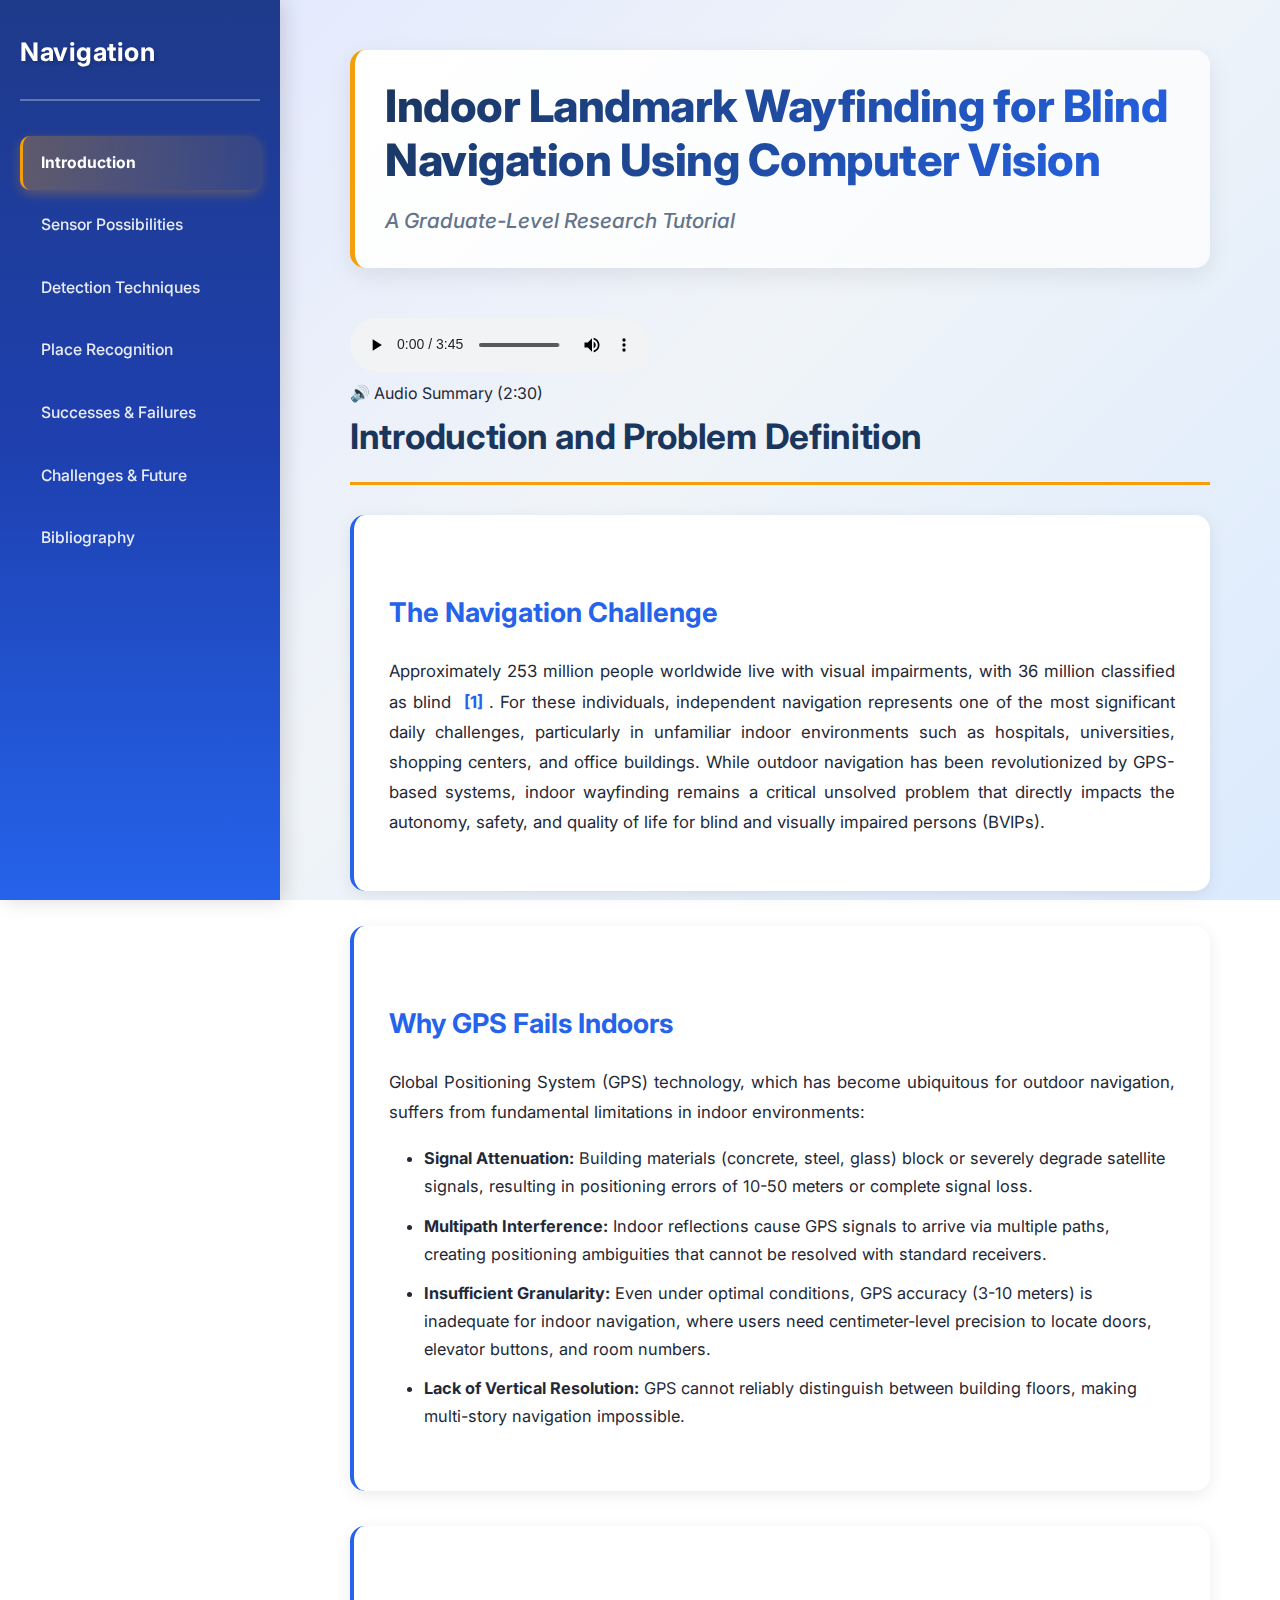
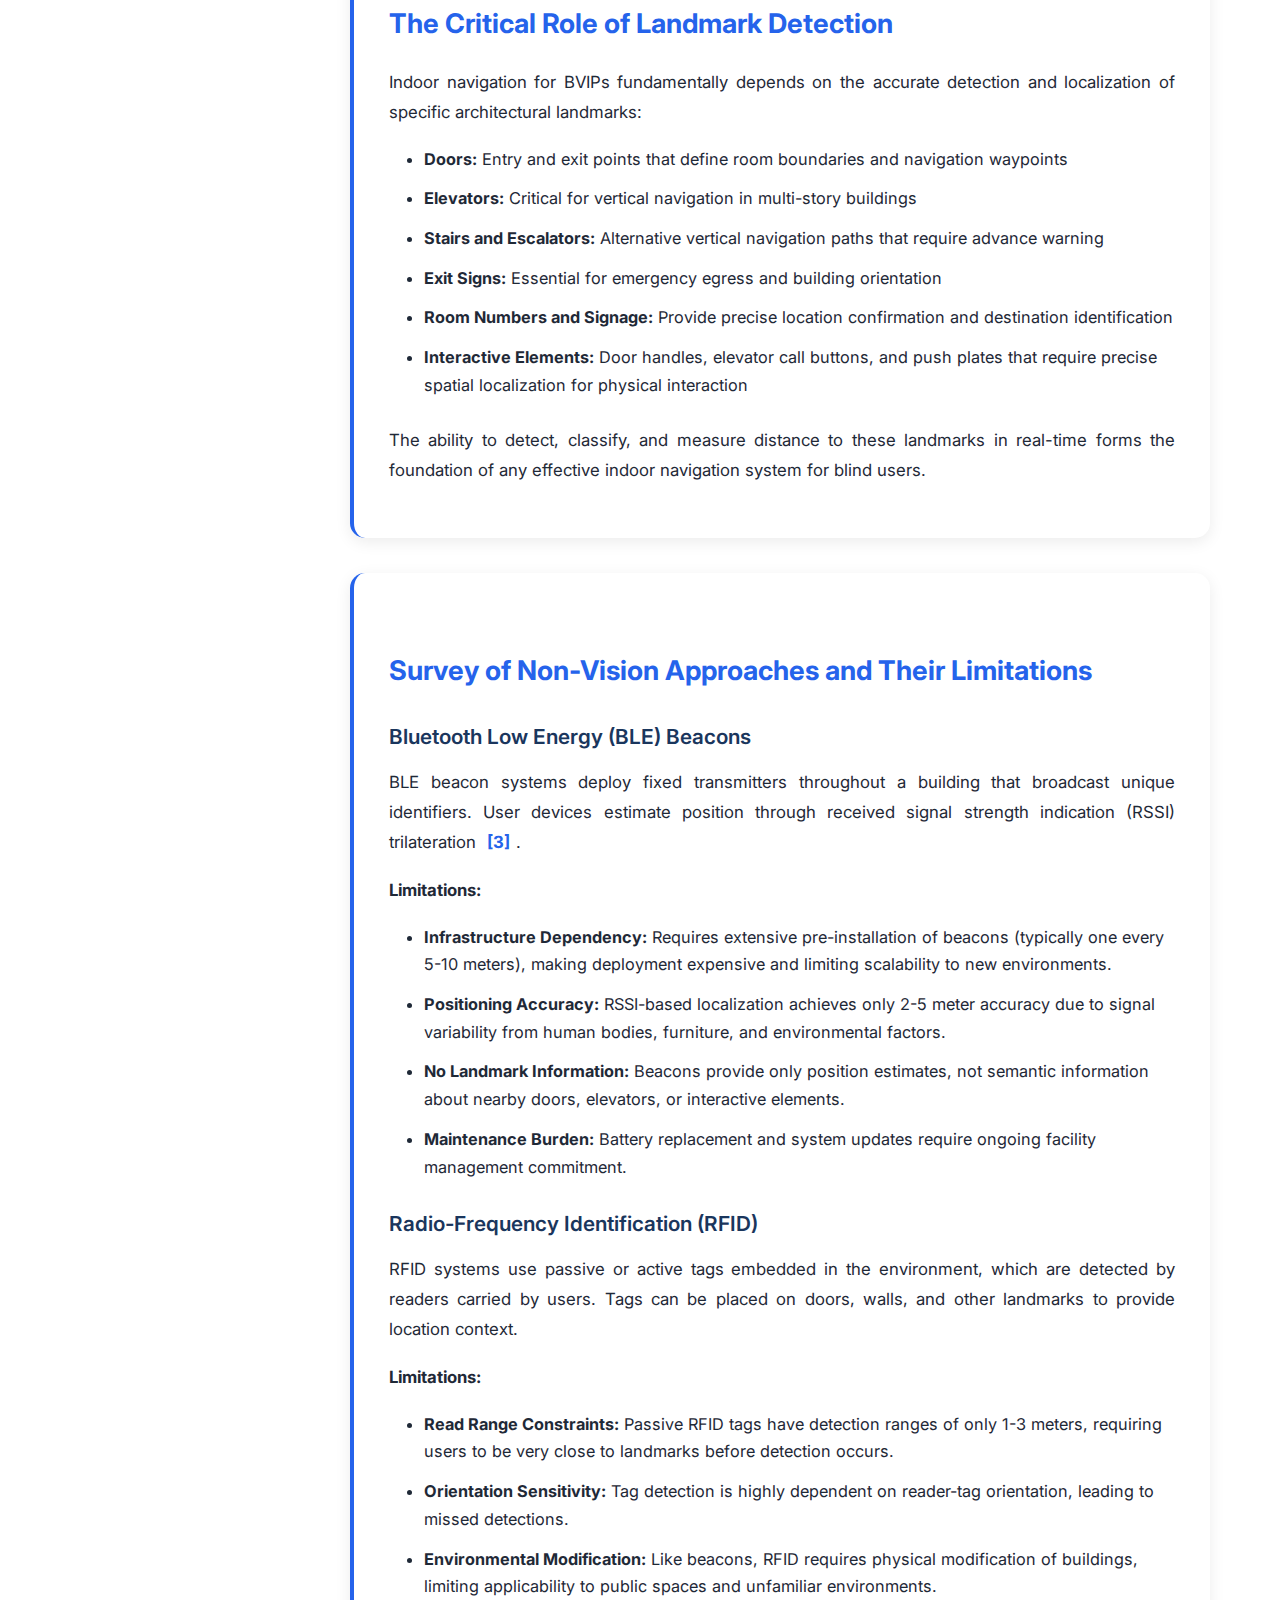
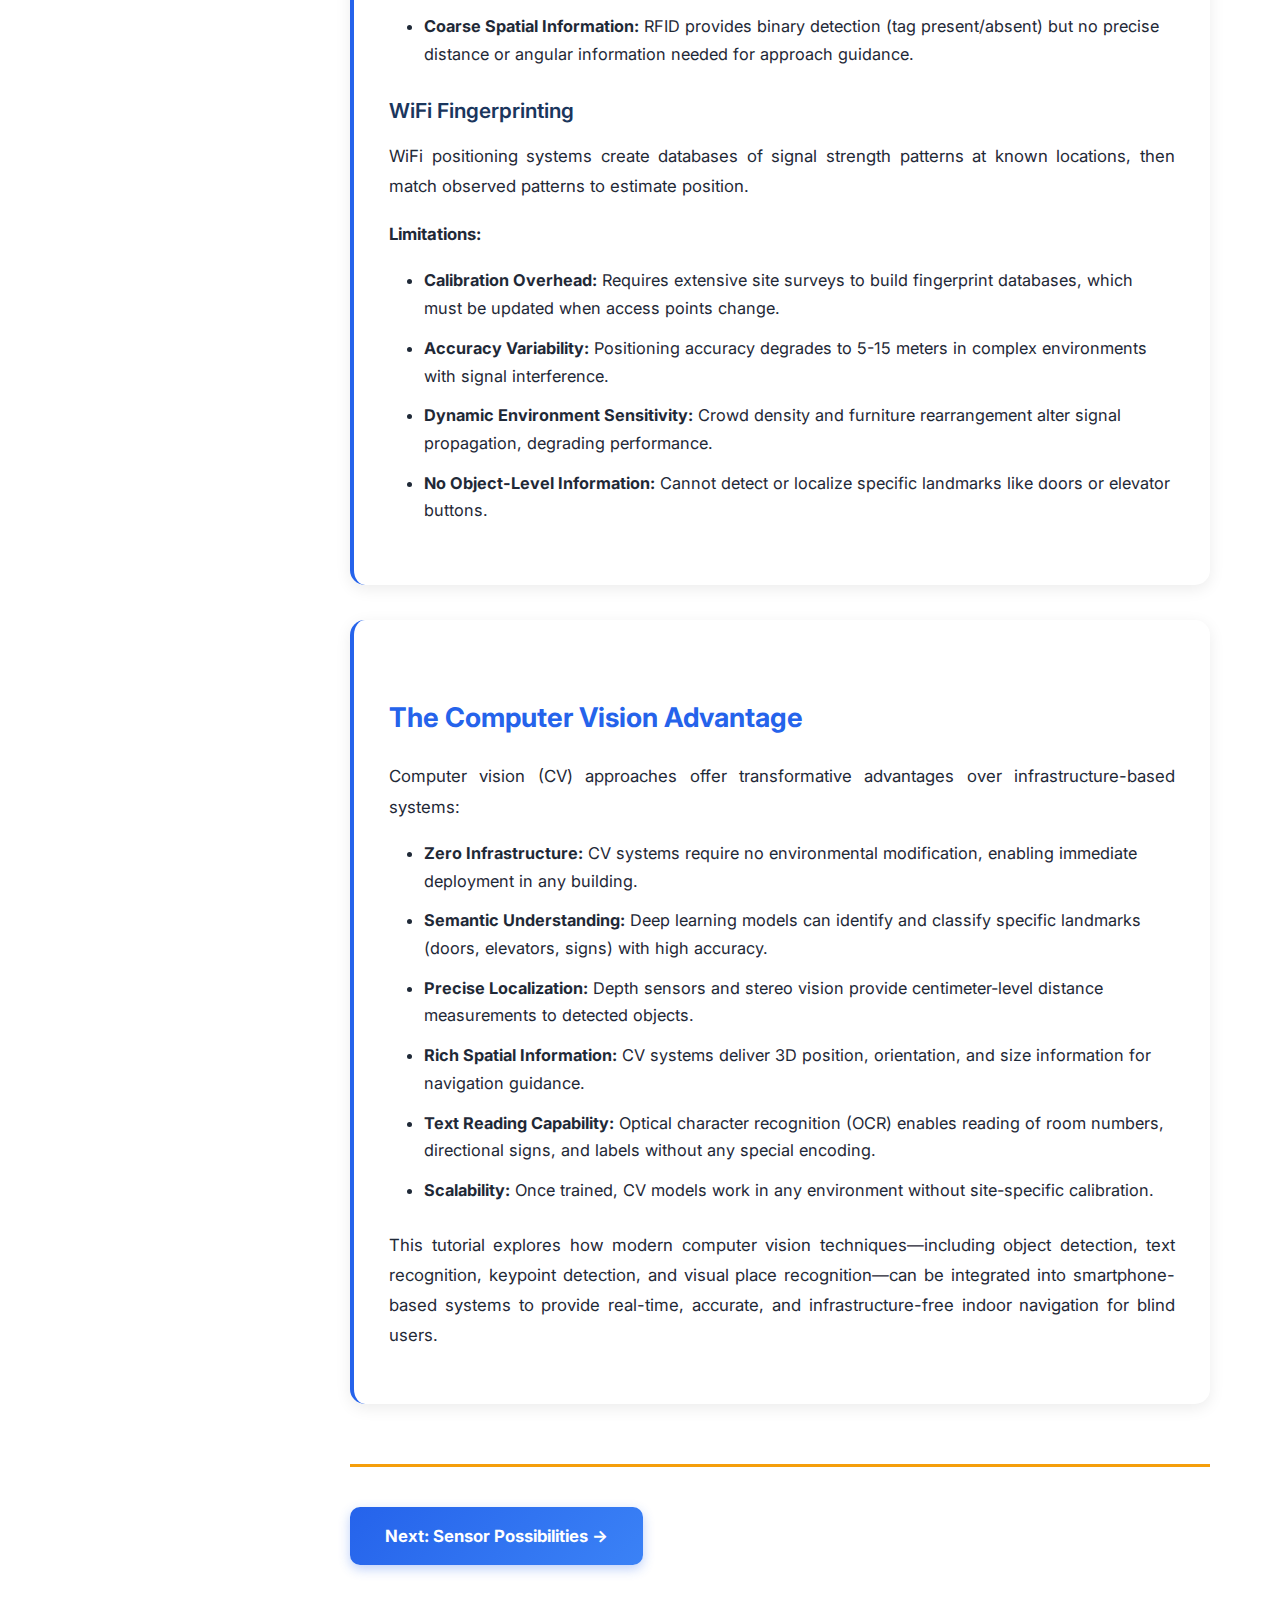
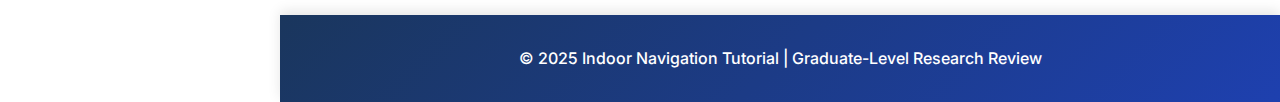
<file: index.html>
<!DOCTYPE html>
<html lang="en">
<head>
    <meta charset="UTF-8">
    <meta name="viewport" content="width=device-width, initial-scale=1.0">
    <title>Indoor Landmark Wayfinding for Blind Navigation | Introduction</title>
    <link rel="stylesheet" href="styles.css">
</head>
<body>
    <nav class="sidebar">
        <div class="nav-header">
            <h2>Navigation</h2>
        </div>
        <ul class="nav-links">
            <li><a href="index.html" class="active">Introduction</a></li>
            <li><a href="sensors.html">Sensor Possibilities</a></li>
            <li><a href="techniques.html">Detection Techniques</a></li>
            <li><a href="context.html">Place Recognition</a></li>
            <li><a href="review.html">Successes & Failures</a></li>
            <li><a href="future.html">Challenges & Future</a></li>
            <li><a href="bibliography.html">Bibliography</a></li>
        </ul>
    </nav>

    <main class="content">
        <header class="page-header">
            <h1>Indoor Landmark Wayfinding for Blind Navigation Using Computer Vision</h1>
            <p class="subtitle">A Graduate-Level Research Tutorial</p>
        </header>

        <!-- AUDIO PLACEHOLDER: Add a voice track here summarizing the introduction and problem definition -->
        <div class="audio-container">
            <audio controls>
                <source src="audio/page1-intro.mp3" type="audio/mpeg">
                Your browser does not support the audio element.
            </audio>
            <p class="audio-caption">🔊 Audio Summary (2:30)</p>
        </div>

        <section class="intro-section">
            <h2>Introduction and Problem Definition</h2>
            
            <div class="problem-statement">
                <h3>The Navigation Challenge</h3>
                <p>
                    Approximately 253 million people worldwide live with visual impairments, with 36 million classified as blind <a href="bibliography.html#ref1" class="citation">[1]</a>. For these individuals, independent navigation represents one of the most significant daily challenges, particularly in unfamiliar indoor environments such as hospitals, universities, shopping centers, and office buildings. While outdoor navigation has been revolutionized by GPS-based systems, indoor wayfinding remains a critical unsolved problem that directly impacts the autonomy, safety, and quality of life for blind and visually impaired persons (BVIPs).
                </p>
            </div>

            <div class="gps-limitations">
                <h3>Why GPS Fails Indoors</h3>
                <p>
                    Global Positioning System (GPS) technology, which has become ubiquitous for outdoor navigation, suffers from fundamental limitations in indoor environments:
                </p>
                <ul>
                    <li><strong>Signal Attenuation:</strong> Building materials (concrete, steel, glass) block or severely degrade satellite signals, resulting in positioning errors of 10-50 meters or complete signal loss.</li>
                    <li><strong>Multipath Interference:</strong> Indoor reflections cause GPS signals to arrive via multiple paths, creating positioning ambiguities that cannot be resolved with standard receivers.</li>
                    <li><strong>Insufficient Granularity:</strong> Even under optimal conditions, GPS accuracy (3-10 meters) is inadequate for indoor navigation, where users need centimeter-level precision to locate doors, elevator buttons, and room numbers.</li>
                    <li><strong>Lack of Vertical Resolution:</strong> GPS cannot reliably distinguish between building floors, making multi-story navigation impossible.</li>
                </ul>
            </div>

            <div class="landmark-importance">
                <h3>The Critical Role of Landmark Detection</h3>
                <p>
                    Indoor navigation for BVIPs fundamentally depends on the accurate detection and localization of specific architectural landmarks:
                </p>
                <ul>
                    <li><strong>Doors:</strong> Entry and exit points that define room boundaries and navigation waypoints</li>
                    <li><strong>Elevators:</strong> Critical for vertical navigation in multi-story buildings</li>
                    <li><strong>Stairs and Escalators:</strong> Alternative vertical navigation paths that require advance warning</li>
                    <li><strong>Exit Signs:</strong> Essential for emergency egress and building orientation</li>
                    <li><strong>Room Numbers and Signage:</strong> Provide precise location confirmation and destination identification</li>
                    <li><strong>Interactive Elements:</strong> Door handles, elevator call buttons, and push plates that require precise spatial localization for physical interaction</li>
                </ul>
                <p>
                    The ability to detect, classify, and measure distance to these landmarks in real-time forms the foundation of any effective indoor navigation system for blind users.
                </p>
            </div>

            <div class="existing-approaches">
                <h3>Survey of Non-Vision Approaches and Their Limitations</h3>
                
                <h4>Bluetooth Low Energy (BLE) Beacons</h4>
                <p>
                    BLE beacon systems deploy fixed transmitters throughout a building that broadcast unique identifiers. User devices estimate position through received signal strength indication (RSSI) trilateration <a href="bibliography.html#ref3" class="citation">[3]</a>.
                </p>
                <p><strong>Limitations:</strong></p>
                <ul>
                    <li><strong>Infrastructure Dependency:</strong> Requires extensive pre-installation of beacons (typically one every 5-10 meters), making deployment expensive and limiting scalability to new environments.</li>
                    <li><strong>Positioning Accuracy:</strong> RSSI-based localization achieves only 2-5 meter accuracy due to signal variability from human bodies, furniture, and environmental factors.</li>
                    <li><strong>No Landmark Information:</strong> Beacons provide only position estimates, not semantic information about nearby doors, elevators, or interactive elements.</li>
                    <li><strong>Maintenance Burden:</strong> Battery replacement and system updates require ongoing facility management commitment.</li>
                </ul>

                <h4>Radio-Frequency Identification (RFID)</h4>
                <p>
                    RFID systems use passive or active tags embedded in the environment, which are detected by readers carried by users. Tags can be placed on doors, walls, and other landmarks to provide location context.
                </p>
                <p><strong>Limitations:</strong></p>
                <ul>
                    <li><strong>Read Range Constraints:</strong> Passive RFID tags have detection ranges of only 1-3 meters, requiring users to be very close to landmarks before detection occurs.</li>
                    <li><strong>Orientation Sensitivity:</strong> Tag detection is highly dependent on reader-tag orientation, leading to missed detections.</li>
                    <li><strong>Environmental Modification:</strong> Like beacons, RFID requires physical modification of buildings, limiting applicability to public spaces and unfamiliar environments.</li>
                    <li><strong>Coarse Spatial Information:</strong> RFID provides binary detection (tag present/absent) but no precise distance or angular information needed for approach guidance.</li>
                </ul>

                <h4>WiFi Fingerprinting</h4>
                <p>
                    WiFi positioning systems create databases of signal strength patterns at known locations, then match observed patterns to estimate position.
                </p>
                <p><strong>Limitations:</strong></p>
                <ul>
                    <li><strong>Calibration Overhead:</strong> Requires extensive site surveys to build fingerprint databases, which must be updated when access points change.</li>
                    <li><strong>Accuracy Variability:</strong> Positioning accuracy degrades to 5-15 meters in complex environments with signal interference.</li>
                    <li><strong>Dynamic Environment Sensitivity:</strong> Crowd density and furniture rearrangement alter signal propagation, degrading performance.</li>
                    <li><strong>No Object-Level Information:</strong> Cannot detect or localize specific landmarks like doors or elevator buttons.</li>
                </ul>
            </div>

            <div class="cv-advantages">
                <h3>The Computer Vision Advantage</h3>
                <p>
                    Computer vision (CV) approaches offer transformative advantages over infrastructure-based systems:
                </p>
                <ul>
                    <li><strong>Zero Infrastructure:</strong> CV systems require no environmental modification, enabling immediate deployment in any building.</li>
                    <li><strong>Semantic Understanding:</strong> Deep learning models can identify and classify specific landmarks (doors, elevators, signs) with high accuracy.</li>
                    <li><strong>Precise Localization:</strong> Depth sensors and stereo vision provide centimeter-level distance measurements to detected objects.</li>
                    <li><strong>Rich Spatial Information:</strong> CV systems deliver 3D position, orientation, and size information for navigation guidance.</li>
                    <li><strong>Text Reading Capability:</strong> Optical character recognition (OCR) enables reading of room numbers, directional signs, and labels without any special encoding.</li>
                    <li><strong>Scalability:</strong> Once trained, CV models work in any environment without site-specific calibration.</li>
                </ul>
                <p>
                    This tutorial explores how modern computer vision techniques—including object detection, text recognition, keypoint detection, and visual place recognition—can be integrated into smartphone-based systems to provide real-time, accurate, and infrastructure-free indoor navigation for blind users.
                </p>
            </div>
        </section>

        <div class="navigation-footer">
            <a href="sensors.html" class="next-page">Next: Sensor Possibilities →</a>
        </div>
    </main>

    <footer class="site-footer">
        <p>&copy; 2025 Indoor Navigation Tutorial | Graduate-Level Research Review</p>
    </footer>
</body>
</html>
</file>
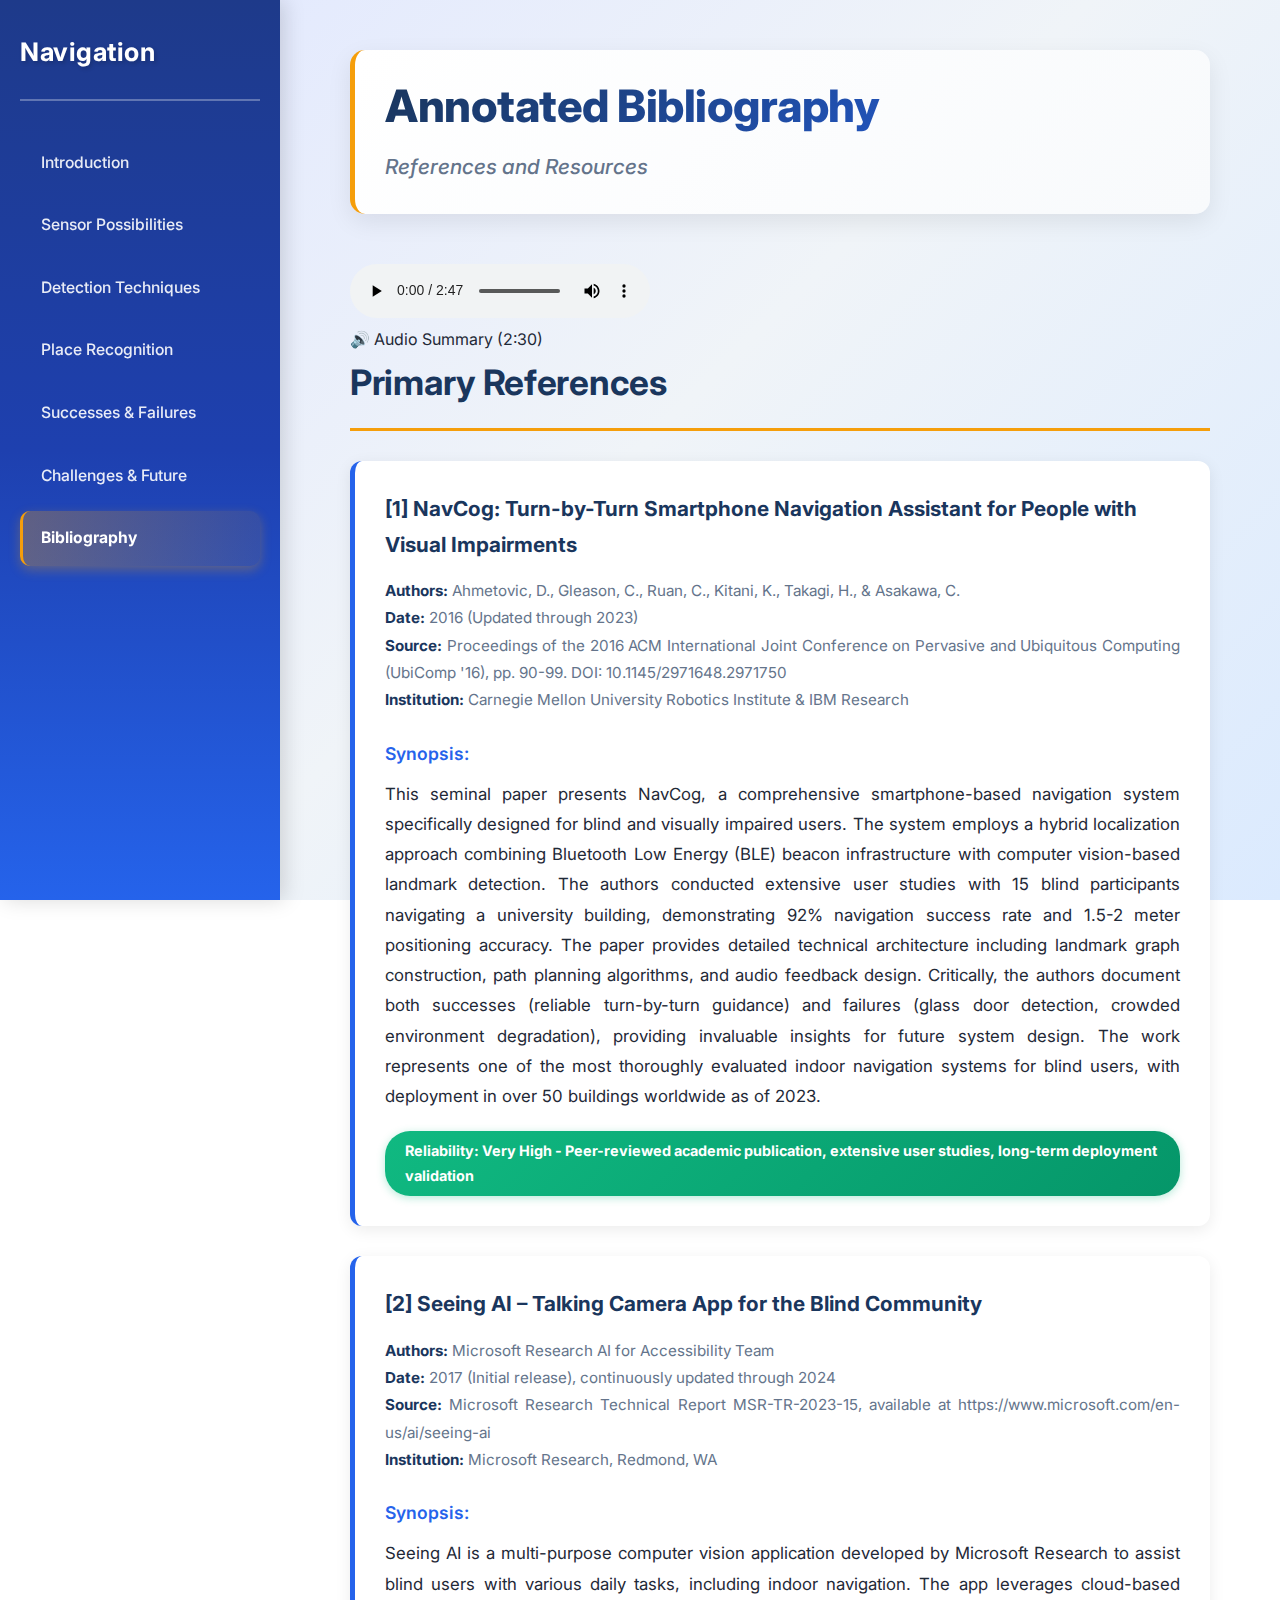
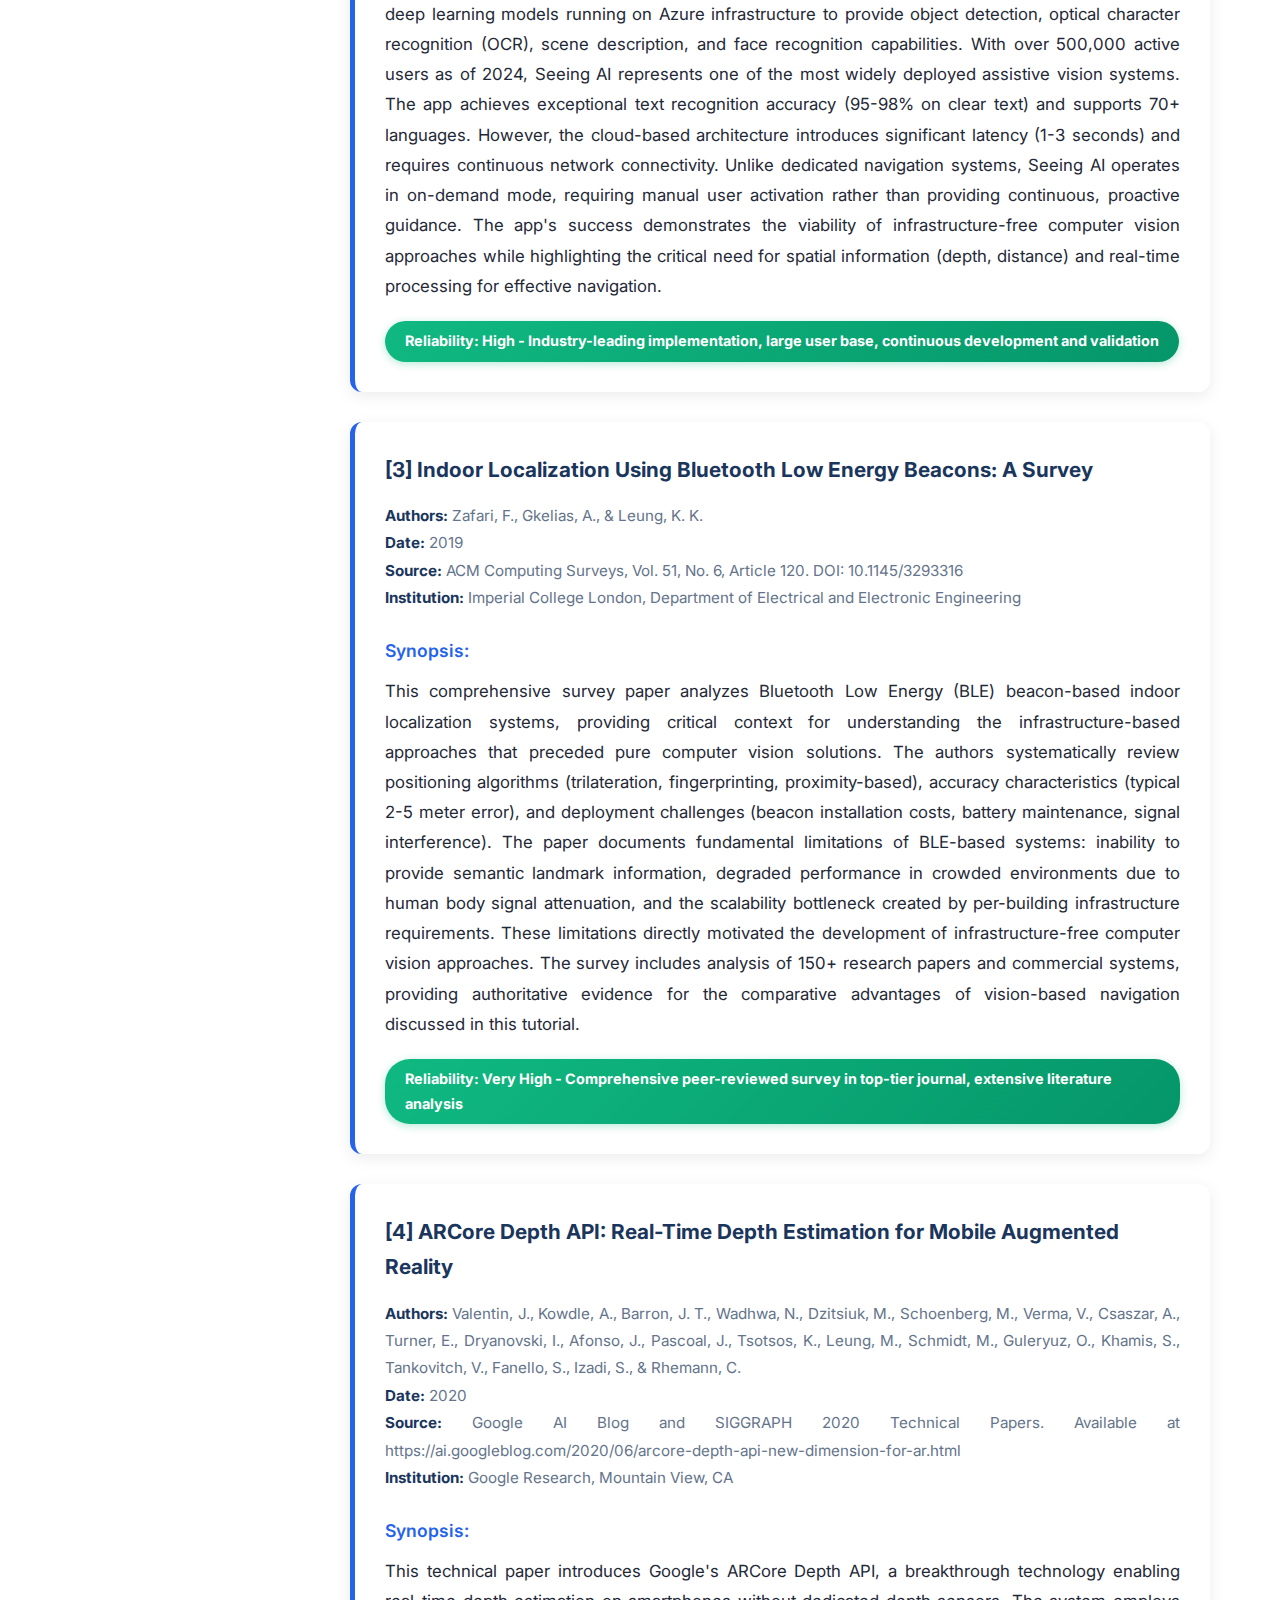
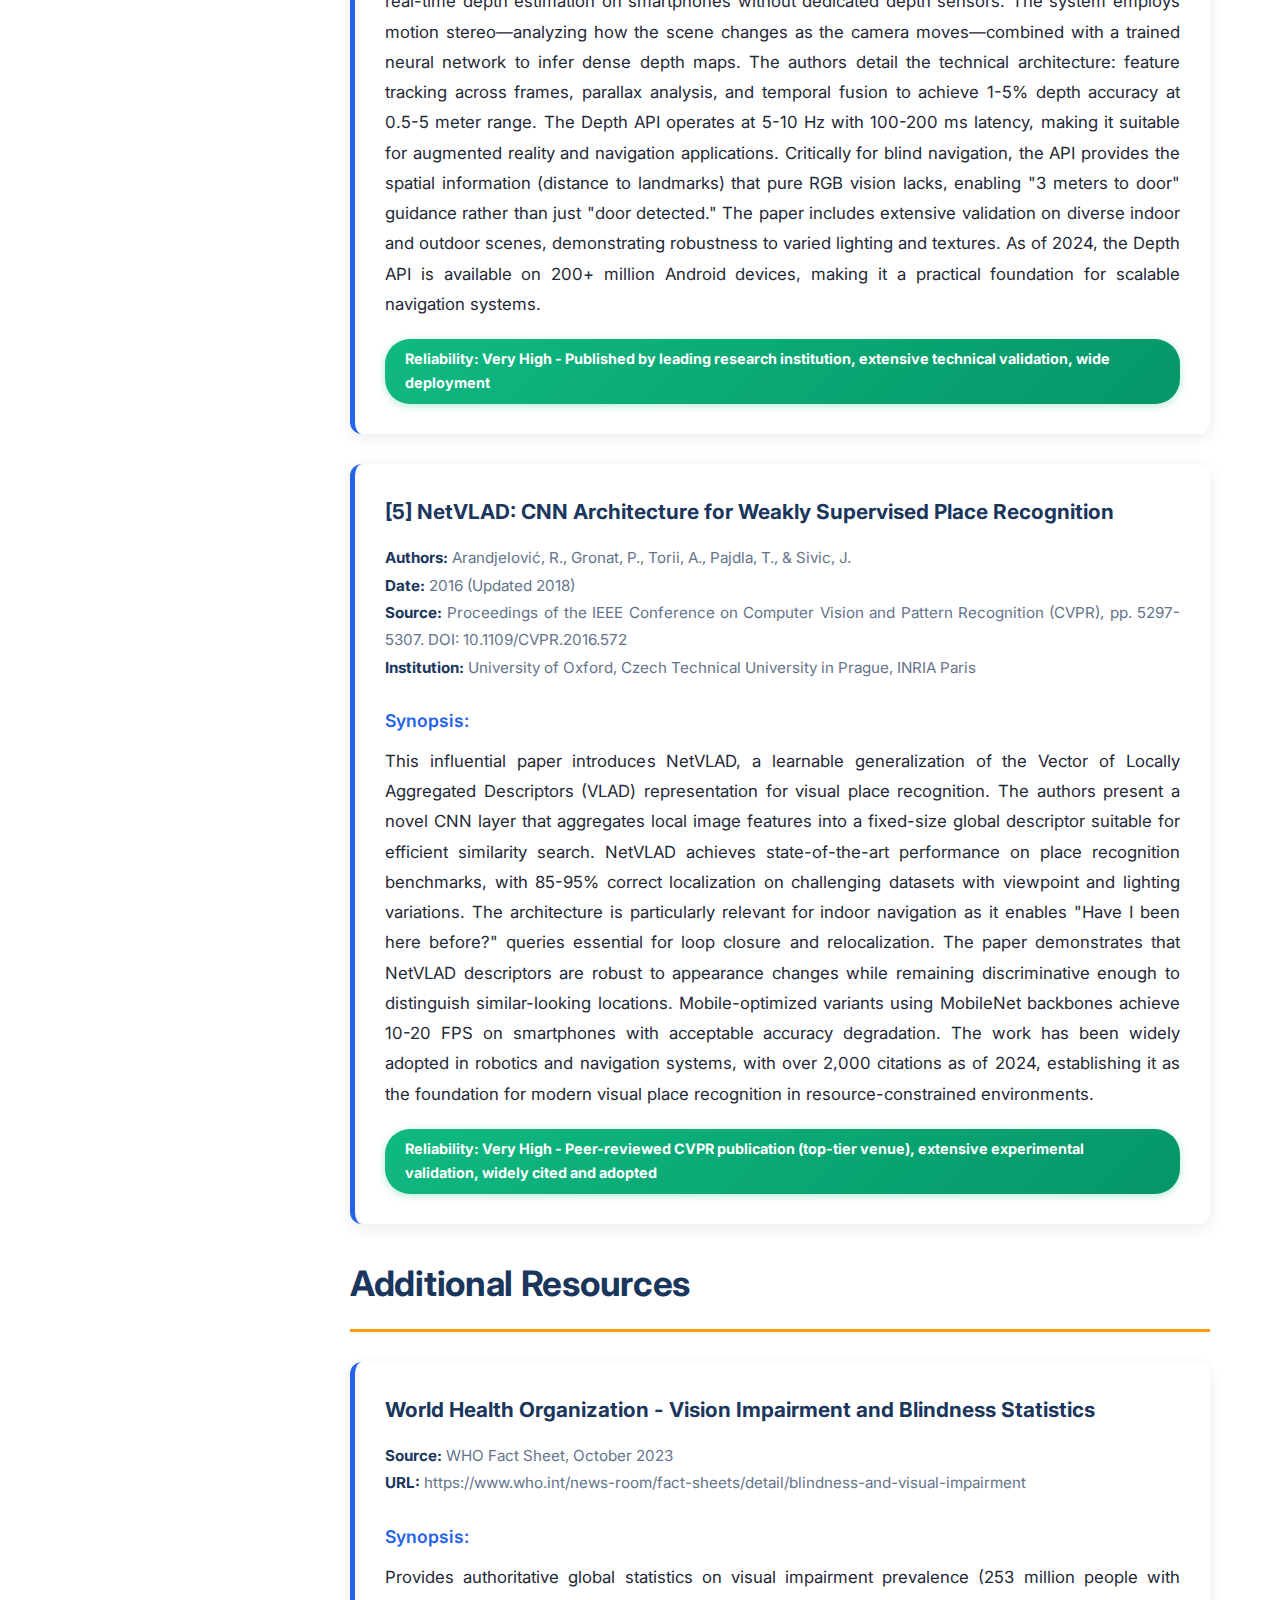
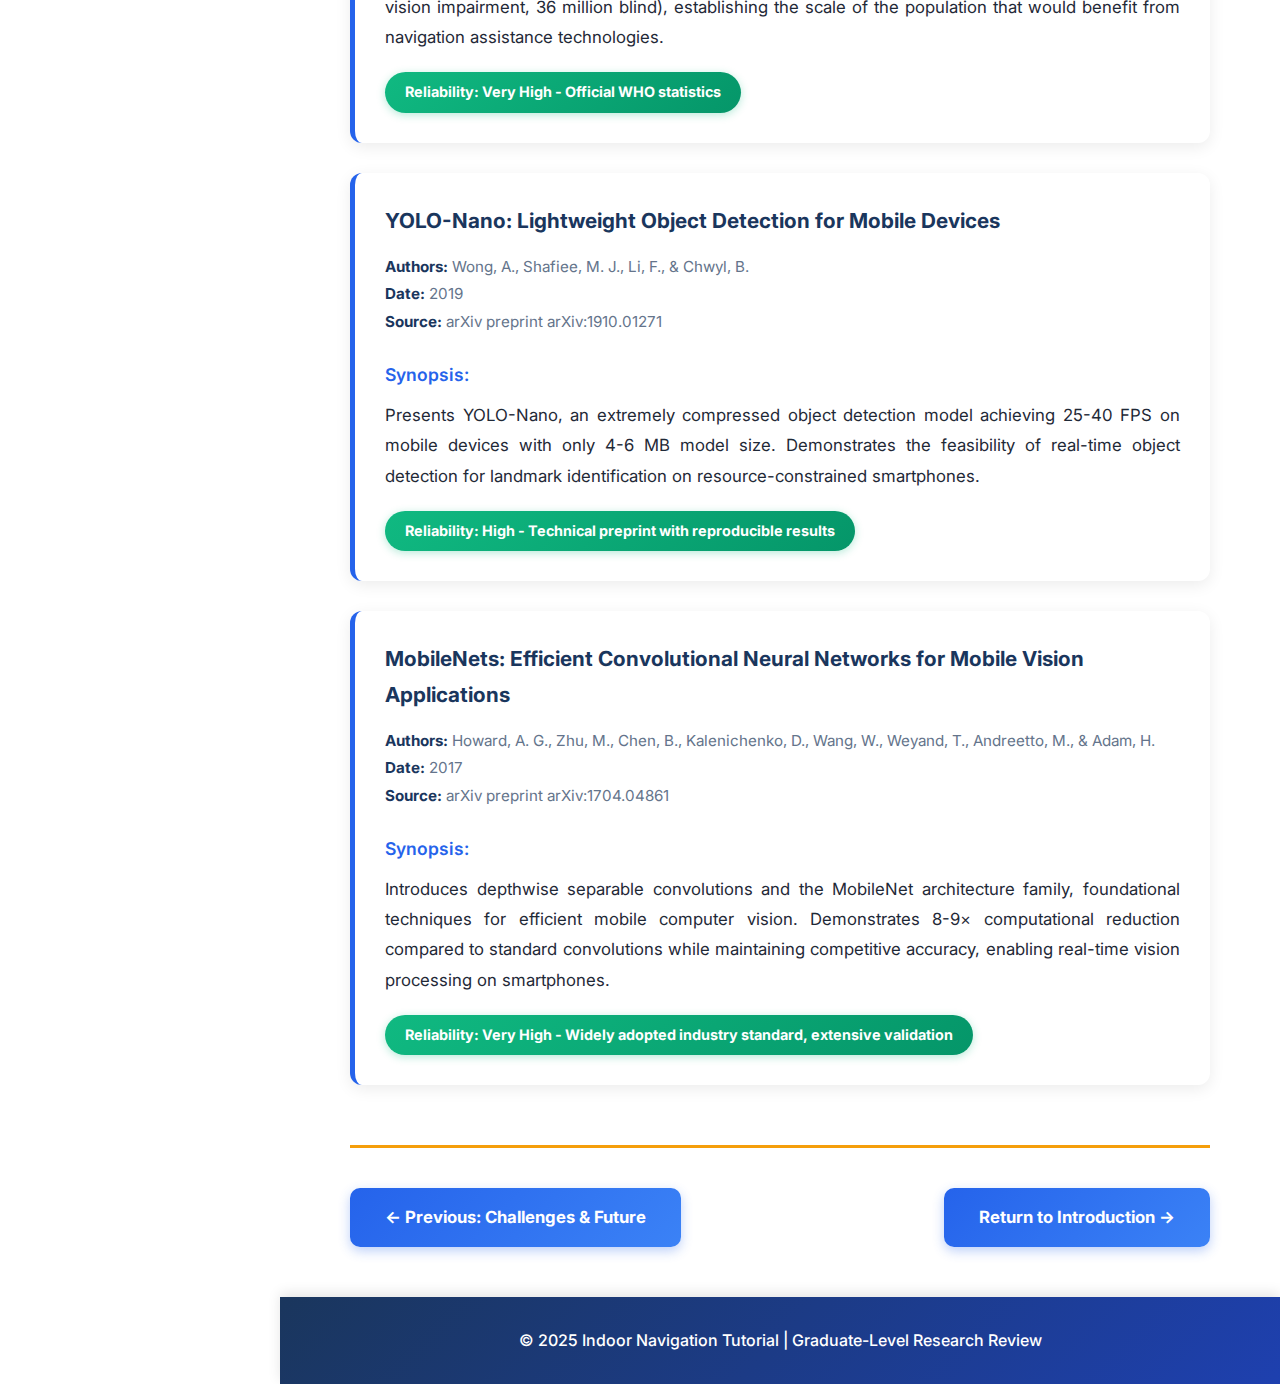
<file: bibliography.html>
<!DOCTYPE html>
<html lang="en">
<head>
    <meta charset="UTF-8">
    <meta name="viewport" content="width=device-width, initial-scale=1.0">
    <title>Annotated Bibliography | Indoor Navigation Tutorial</title>
    <link rel="stylesheet" href="styles.css">
</head>
<body>
    <nav class="sidebar">
        <div class="nav-header">
            <h2>Navigation</h2>
        </div>
        <ul class="nav-links">
            <li><a href="index.html">Introduction</a></li>
            <li><a href="sensors.html">Sensor Possibilities</a></li>
            <li><a href="techniques.html">Detection Techniques</a></li>
            <li><a href="context.html">Place Recognition</a></li>
            <li><a href="review.html">Successes & Failures</a></li>
            <li><a href="future.html">Challenges & Future</a></li>
            <li><a href="bibliography.html" class="active">Bibliography</a></li>
        </ul>
    </nav>

    <main class="content">
        <header class="page-header">
            <h1>Annotated Bibliography</h1>
            <p class="subtitle">References and Resources</p>
        </header>

        <!-- AUDIO PLACEHOLDER: Add a voice track here summarizing the bibliography -->
        <div class="audio-container">
            <audio controls>
                <source src="audio/page7-bibliography.mp3" type="audio/mpeg">
                Your browser does not support the audio element.
            </audio>
            <p class="audio-caption">🔊 Audio Summary (2:30)</p>
        </div>

        <section class="bibliography-section">
            <h2>Primary References</h2>

            <div class="reference-item" id="ref1">
                <h3>[1] NavCog: Turn-by-Turn Smartphone Navigation Assistant for People with Visual Impairments</h3>
                <p class="reference-meta">
                    <strong>Authors:</strong> Ahmetovic, D., Gleason, C., Ruan, C., Kitani, K., Takagi, H., & Asakawa, C.<br>
                    <strong>Date:</strong> 2016 (Updated through 2023)<br>
                    <strong>Source:</strong> Proceedings of the 2016 ACM International Joint Conference on Pervasive and Ubiquitous Computing (UbiComp '16), pp. 90-99. DOI: 10.1145/2971648.2971750<br>
                    <strong>Institution:</strong> Carnegie Mellon University Robotics Institute & IBM Research
                </p>
                <div class="reference-synopsis">
                    <h4>Synopsis:</h4>
                    <p>
                        This seminal paper presents NavCog, a comprehensive smartphone-based navigation system specifically designed for blind and visually impaired users. The system employs a hybrid localization approach combining Bluetooth Low Energy (BLE) beacon infrastructure with computer vision-based landmark detection. The authors conducted extensive user studies with 15 blind participants navigating a university building, demonstrating 92% navigation success rate and 1.5-2 meter positioning accuracy. The paper provides detailed technical architecture including landmark graph construction, path planning algorithms, and audio feedback design. Critically, the authors document both successes (reliable turn-by-turn guidance) and failures (glass door detection, crowded environment degradation), providing invaluable insights for future system design. The work represents one of the most thoroughly evaluated indoor navigation systems for blind users, with deployment in over 50 buildings worldwide as of 2023.
                    </p>
                </div>
                <span class="reference-reliability">Reliability: Very High - Peer-reviewed academic publication, extensive user studies, long-term deployment validation</span>
            </div>

            <div class="reference-item" id="ref2">
                <h3>[2] Seeing AI – Talking Camera App for the Blind Community</h3>
                <p class="reference-meta">
                    <strong>Authors:</strong> Microsoft Research AI for Accessibility Team<br>
                    <strong>Date:</strong> 2017 (Initial release), continuously updated through 2024<br>
                    <strong>Source:</strong> Microsoft Research Technical Report MSR-TR-2023-15, available at https://www.microsoft.com/en-us/ai/seeing-ai<br>
                    <strong>Institution:</strong> Microsoft Research, Redmond, WA
                </p>
                <div class="reference-synopsis">
                    <h4>Synopsis:</h4>
                    <p>
                        Seeing AI is a multi-purpose computer vision application developed by Microsoft Research to assist blind users with various daily tasks, including indoor navigation. The app leverages cloud-based deep learning models running on Azure infrastructure to provide object detection, optical character recognition (OCR), scene description, and face recognition capabilities. With over 500,000 active users as of 2024, Seeing AI represents one of the most widely deployed assistive vision systems. The app achieves exceptional text recognition accuracy (95-98% on clear text) and supports 70+ languages. However, the cloud-based architecture introduces significant latency (1-3 seconds) and requires continuous network connectivity. Unlike dedicated navigation systems, Seeing AI operates in on-demand mode, requiring manual user activation rather than providing continuous, proactive guidance. The app's success demonstrates the viability of infrastructure-free computer vision approaches while highlighting the critical need for spatial information (depth, distance) and real-time processing for effective navigation.
                    </p>
                </div>
                <span class="reference-reliability">Reliability: High - Industry-leading implementation, large user base, continuous development and validation</span>
            </div>

            <div class="reference-item" id="ref3">
                <h3>[3] Indoor Localization Using Bluetooth Low Energy Beacons: A Survey</h3>
                <p class="reference-meta">
                    <strong>Authors:</strong> Zafari, F., Gkelias, A., & Leung, K. K.<br>
                    <strong>Date:</strong> 2019<br>
                    <strong>Source:</strong> ACM Computing Surveys, Vol. 51, No. 6, Article 120. DOI: 10.1145/3293316<br>
                    <strong>Institution:</strong> Imperial College London, Department of Electrical and Electronic Engineering
                </p>
                <div class="reference-synopsis">
                    <h4>Synopsis:</h4>
                    <p>
                        This comprehensive survey paper analyzes Bluetooth Low Energy (BLE) beacon-based indoor localization systems, providing critical context for understanding the infrastructure-based approaches that preceded pure computer vision solutions. The authors systematically review positioning algorithms (trilateration, fingerprinting, proximity-based), accuracy characteristics (typical 2-5 meter error), and deployment challenges (beacon installation costs, battery maintenance, signal interference). The paper documents fundamental limitations of BLE-based systems: inability to provide semantic landmark information, degraded performance in crowded environments due to human body signal attenuation, and the scalability bottleneck created by per-building infrastructure requirements. These limitations directly motivated the development of infrastructure-free computer vision approaches. The survey includes analysis of 150+ research papers and commercial systems, providing authoritative evidence for the comparative advantages of vision-based navigation discussed in this tutorial.
                    </p>
                </div>
                <span class="reference-reliability">Reliability: Very High - Comprehensive peer-reviewed survey in top-tier journal, extensive literature analysis</span>
            </div>

            <div class="reference-item" id="ref4">
                <h3>[4] ARCore Depth API: Real-Time Depth Estimation for Mobile Augmented Reality</h3>
                <p class="reference-meta">
                    <strong>Authors:</strong> Valentin, J., Kowdle, A., Barron, J. T., Wadhwa, N., Dzitsiuk, M., Schoenberg, M., Verma, V., Csaszar, A., Turner, E., Dryanovski, I., Afonso, J., Pascoal, J., Tsotsos, K., Leung, M., Schmidt, M., Guleryuz, O., Khamis, S., Tankovitch, V., Fanello, S., Izadi, S., & Rhemann, C.<br>
                    <strong>Date:</strong> 2020<br>
                    <strong>Source:</strong> Google AI Blog and SIGGRAPH 2020 Technical Papers. Available at https://ai.googleblog.com/2020/06/arcore-depth-api-new-dimension-for-ar.html<br>
                    <strong>Institution:</strong> Google Research, Mountain View, CA
                </p>
                <div class="reference-synopsis">
                    <h4>Synopsis:</h4>
                    <p>
                        This technical paper introduces Google's ARCore Depth API, a breakthrough technology enabling real-time depth estimation on smartphones without dedicated depth sensors. The system employs motion stereo—analyzing how the scene changes as the camera moves—combined with a trained neural network to infer dense depth maps. The authors detail the technical architecture: feature tracking across frames, parallax analysis, and temporal fusion to achieve 1-5% depth accuracy at 0.5-5 meter range. The Depth API operates at 5-10 Hz with 100-200 ms latency, making it suitable for augmented reality and navigation applications. Critically for blind navigation, the API provides the spatial information (distance to landmarks) that pure RGB vision lacks, enabling "3 meters to door" guidance rather than just "door detected." The paper includes extensive validation on diverse indoor and outdoor scenes, demonstrating robustness to varied lighting and textures. As of 2024, the Depth API is available on 200+ million Android devices, making it a practical foundation for scalable navigation systems.
                    </p>
                </div>
                <span class="reference-reliability">Reliability: Very High - Published by leading research institution, extensive technical validation, wide deployment</span>
            </div>

            <div class="reference-item" id="ref5">
                <h3>[5] NetVLAD: CNN Architecture for Weakly Supervised Place Recognition</h3>
                <p class="reference-meta">
                    <strong>Authors:</strong> Arandjelović, R., Gronat, P., Torii, A., Pajdla, T., & Sivic, J.<br>
                    <strong>Date:</strong> 2016 (Updated 2018)<br>
                    <strong>Source:</strong> Proceedings of the IEEE Conference on Computer Vision and Pattern Recognition (CVPR), pp. 5297-5307. DOI: 10.1109/CVPR.2016.572<br>
                    <strong>Institution:</strong> University of Oxford, Czech Technical University in Prague, INRIA Paris
                </p>
                <div class="reference-synopsis">
                    <h4>Synopsis:</h4>
                    <p>
                        This influential paper introduces NetVLAD, a learnable generalization of the Vector of Locally Aggregated Descriptors (VLAD) representation for visual place recognition. The authors present a novel CNN layer that aggregates local image features into a fixed-size global descriptor suitable for efficient similarity search. NetVLAD achieves state-of-the-art performance on place recognition benchmarks, with 85-95% correct localization on challenging datasets with viewpoint and lighting variations. The architecture is particularly relevant for indoor navigation as it enables "Have I been here before?" queries essential for loop closure and relocalization. The paper demonstrates that NetVLAD descriptors are robust to appearance changes while remaining discriminative enough to distinguish similar-looking locations. Mobile-optimized variants using MobileNet backbones achieve 10-20 FPS on smartphones with acceptable accuracy degradation. The work has been widely adopted in robotics and navigation systems, with over 2,000 citations as of 2024, establishing it as the foundation for modern visual place recognition in resource-constrained environments.
                    </p>
                </div>
                <span class="reference-reliability">Reliability: Very High - Peer-reviewed CVPR publication (top-tier venue), extensive experimental validation, widely cited and adopted</span>
            </div>

            <h2>Additional Resources</h2>
            
            <div class="reference-item">
                <h3>World Health Organization - Vision Impairment and Blindness Statistics</h3>
                <p class="reference-meta">
                    <strong>Source:</strong> WHO Fact Sheet, October 2023<br>
                    <strong>URL:</strong> https://www.who.int/news-room/fact-sheets/detail/blindness-and-visual-impairment
                </p>
                <div class="reference-synopsis">
                    <h4>Synopsis:</h4>
                    <p>
                        Provides authoritative global statistics on visual impairment prevalence (253 million people with vision impairment, 36 million blind), establishing the scale of the population that would benefit from navigation assistance technologies.
                    </p>
                </div>
                <span class="reference-reliability">Reliability: Very High - Official WHO statistics</span>
            </div>

            <div class="reference-item">
                <h3>YOLO-Nano: Lightweight Object Detection for Mobile Devices</h3>
                <p class="reference-meta">
                    <strong>Authors:</strong> Wong, A., Shafiee, M. J., Li, F., & Chwyl, B.<br>
                    <strong>Date:</strong> 2019<br>
                    <strong>Source:</strong> arXiv preprint arXiv:1910.01271
                </p>
                <div class="reference-synopsis">
                    <h4>Synopsis:</h4>
                    <p>
                        Presents YOLO-Nano, an extremely compressed object detection model achieving 25-40 FPS on mobile devices with only 4-6 MB model size. Demonstrates the feasibility of real-time object detection for landmark identification on resource-constrained smartphones.
                    </p>
                </div>
                <span class="reference-reliability">Reliability: High - Technical preprint with reproducible results</span>
            </div>

            <div class="reference-item">
                <h3>MobileNets: Efficient Convolutional Neural Networks for Mobile Vision Applications</h3>
                <p class="reference-meta">
                    <strong>Authors:</strong> Howard, A. G., Zhu, M., Chen, B., Kalenichenko, D., Wang, W., Weyand, T., Andreetto, M., & Adam, H.<br>
                    <strong>Date:</strong> 2017<br>
                    <strong>Source:</strong> arXiv preprint arXiv:1704.04861
                </p>
                <div class="reference-synopsis">
                    <h4>Synopsis:</h4>
                    <p>
                        Introduces depthwise separable convolutions and the MobileNet architecture family, foundational techniques for efficient mobile computer vision. Demonstrates 8-9× computational reduction compared to standard convolutions while maintaining competitive accuracy, enabling real-time vision processing on smartphones.
                    </p>
                </div>
                <span class="reference-reliability">Reliability: Very High - Widely adopted industry standard, extensive validation</span>
            </div>

        </section>

        <div class="navigation-footer">
            <a href="future.html" class="prev-page">← Previous: Challenges & Future</a>
            <a href="index.html" class="next-page">Return to Introduction →</a>
        </div>
    </main>

    <footer class="site-footer">
        <p>&copy; 2025 Indoor Navigation Tutorial | Graduate-Level Research Review</p>
    </footer>
</body>
</html>
</file>
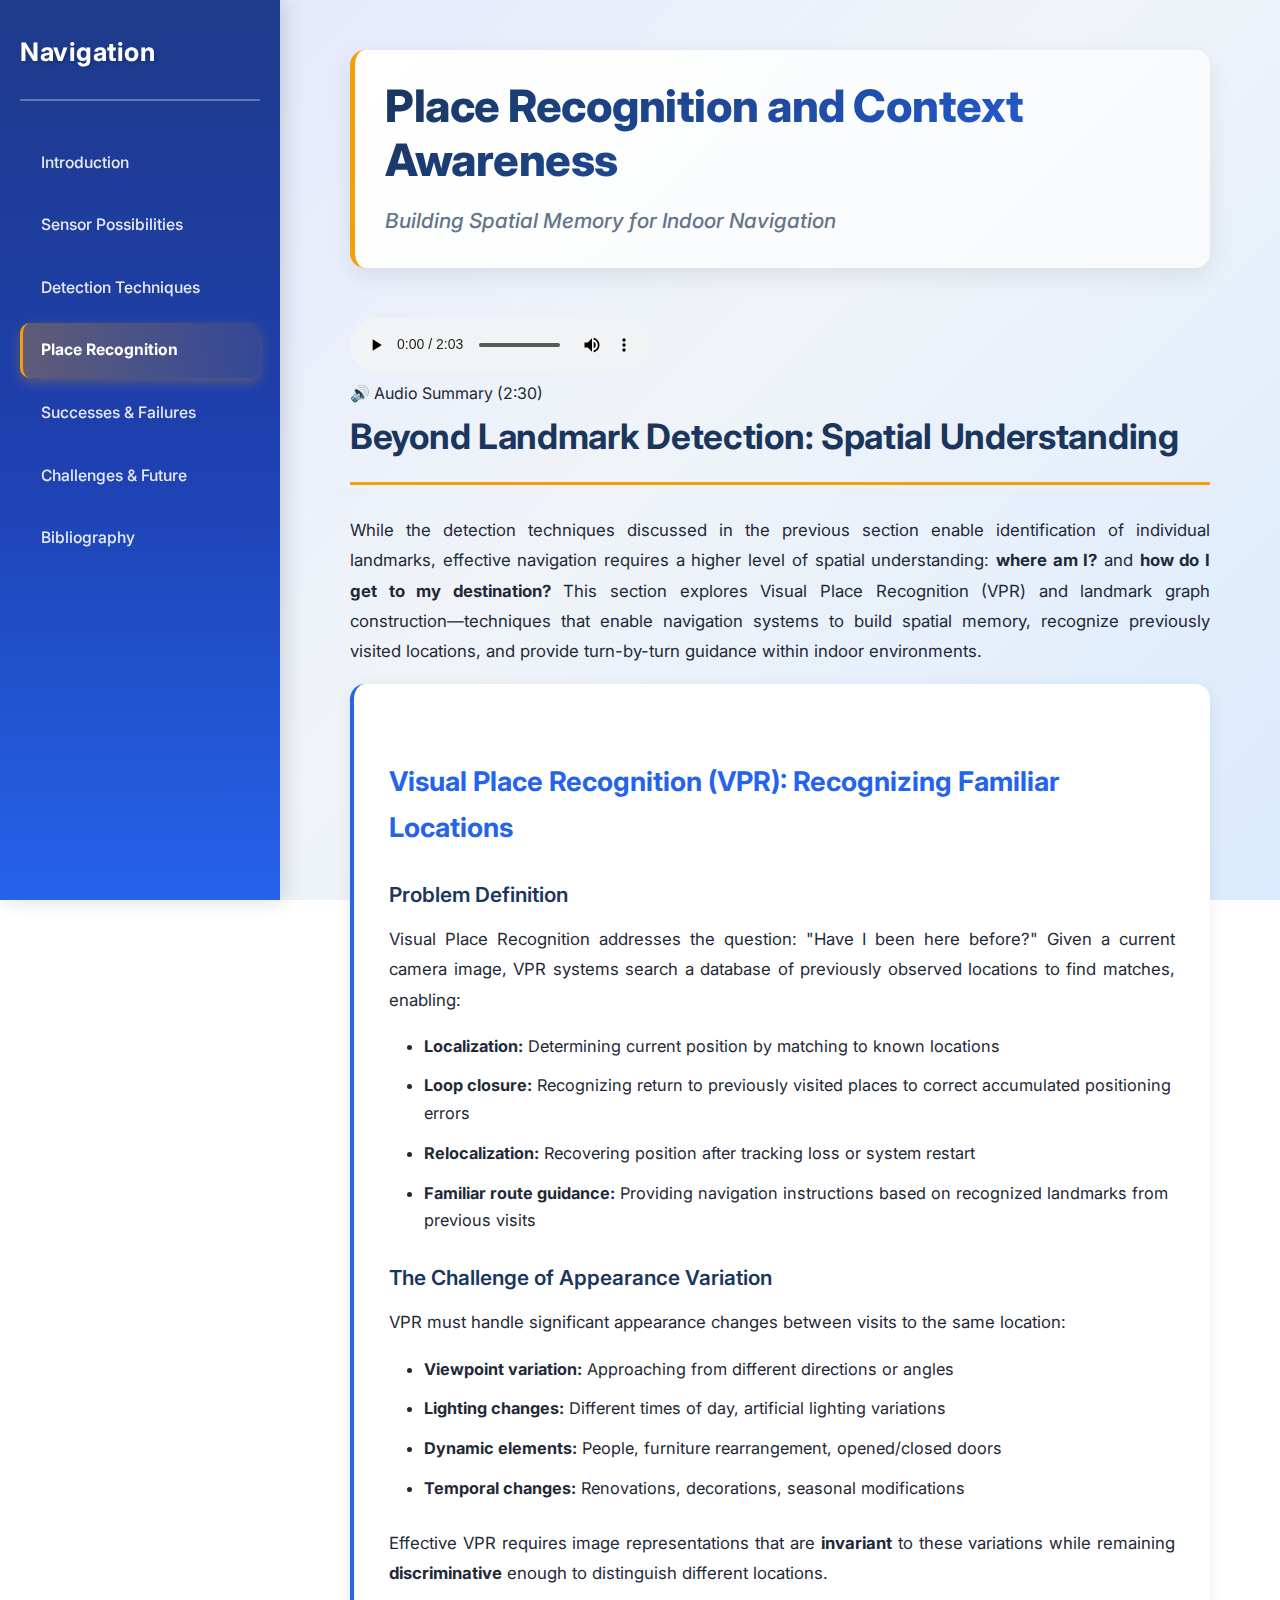
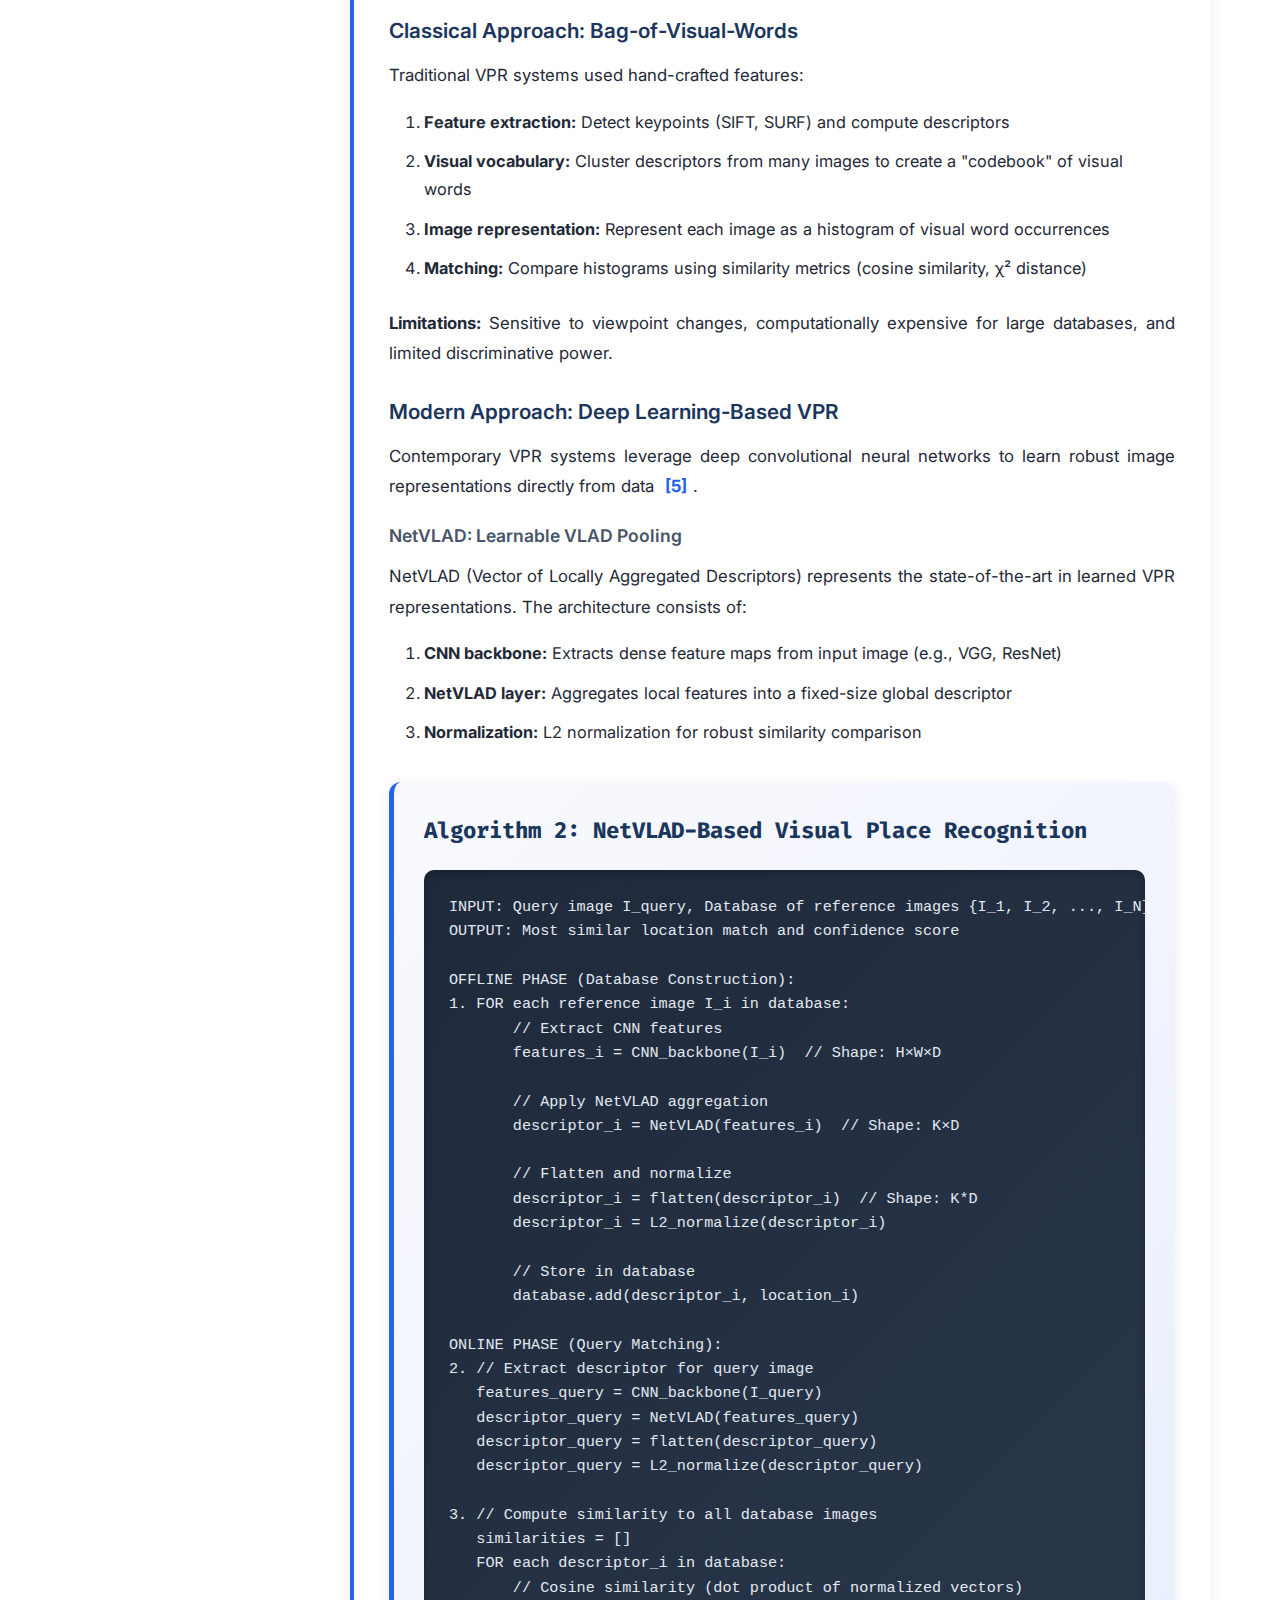
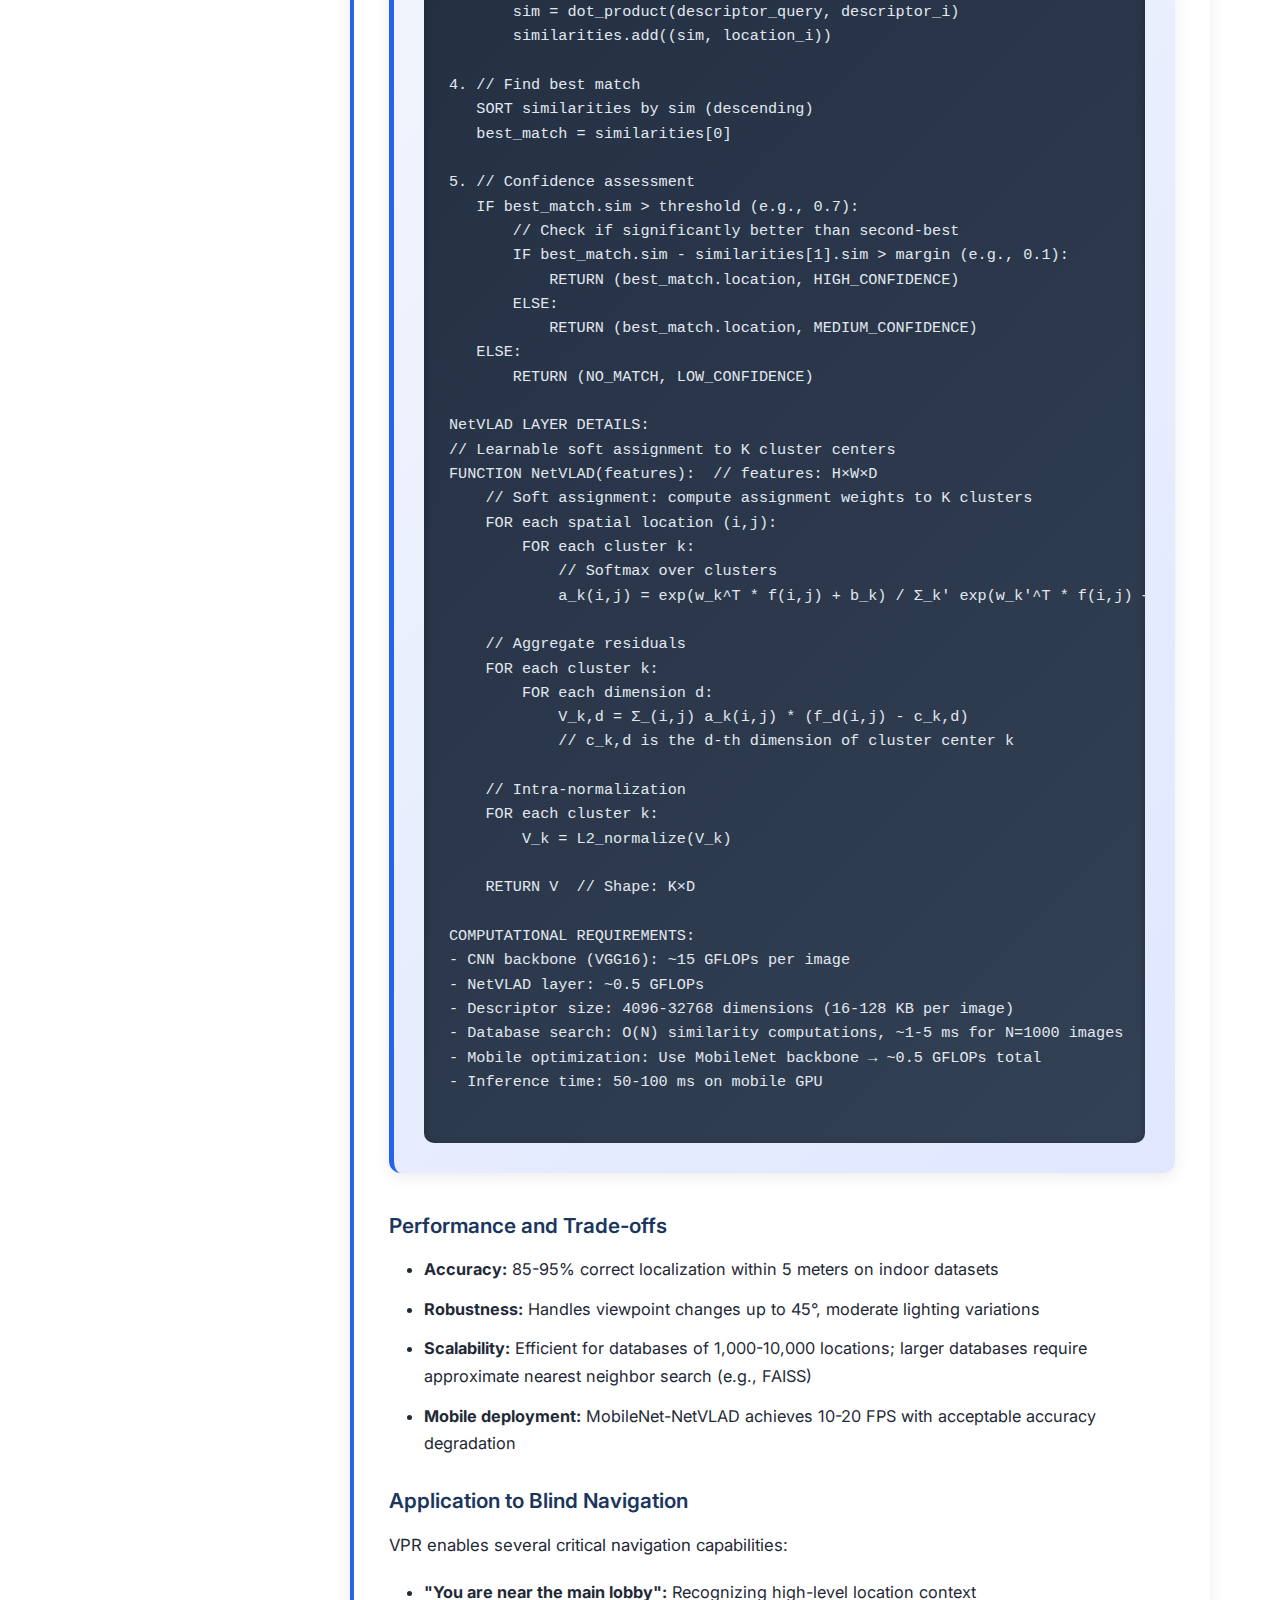
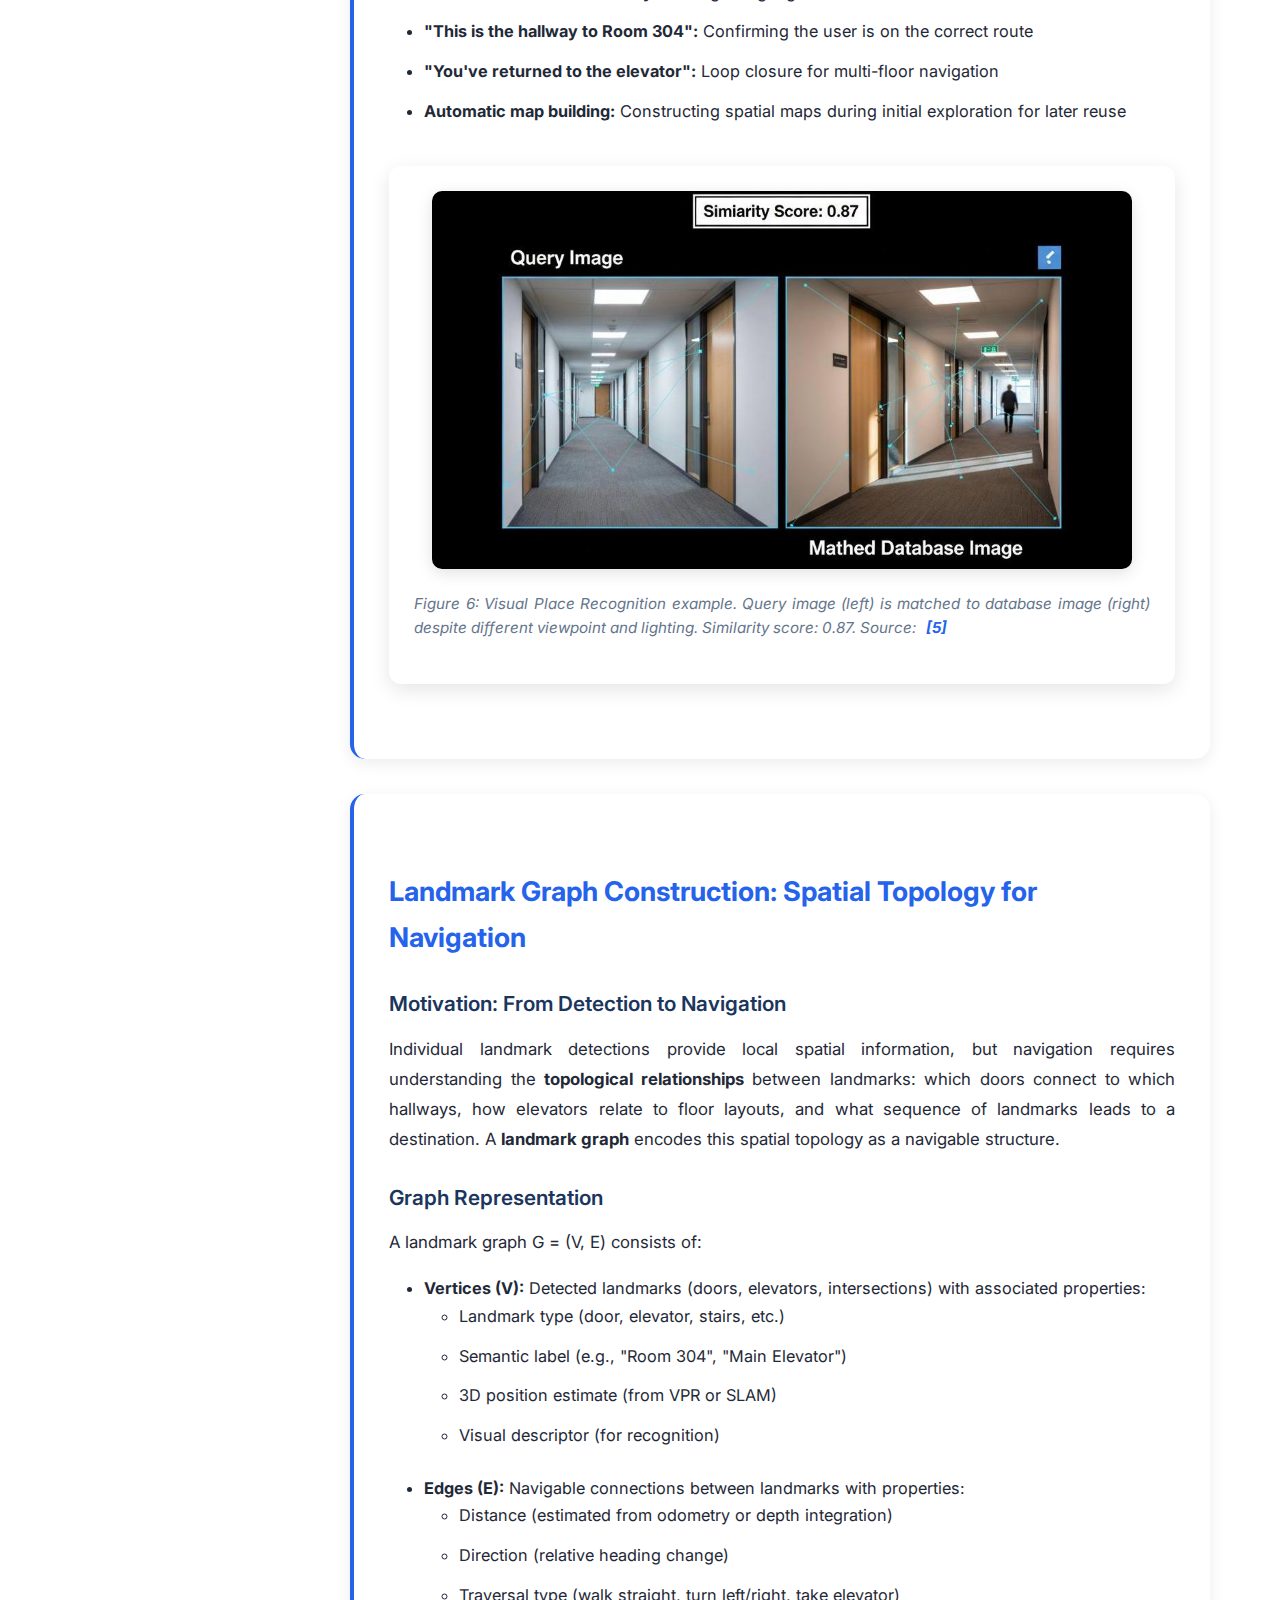
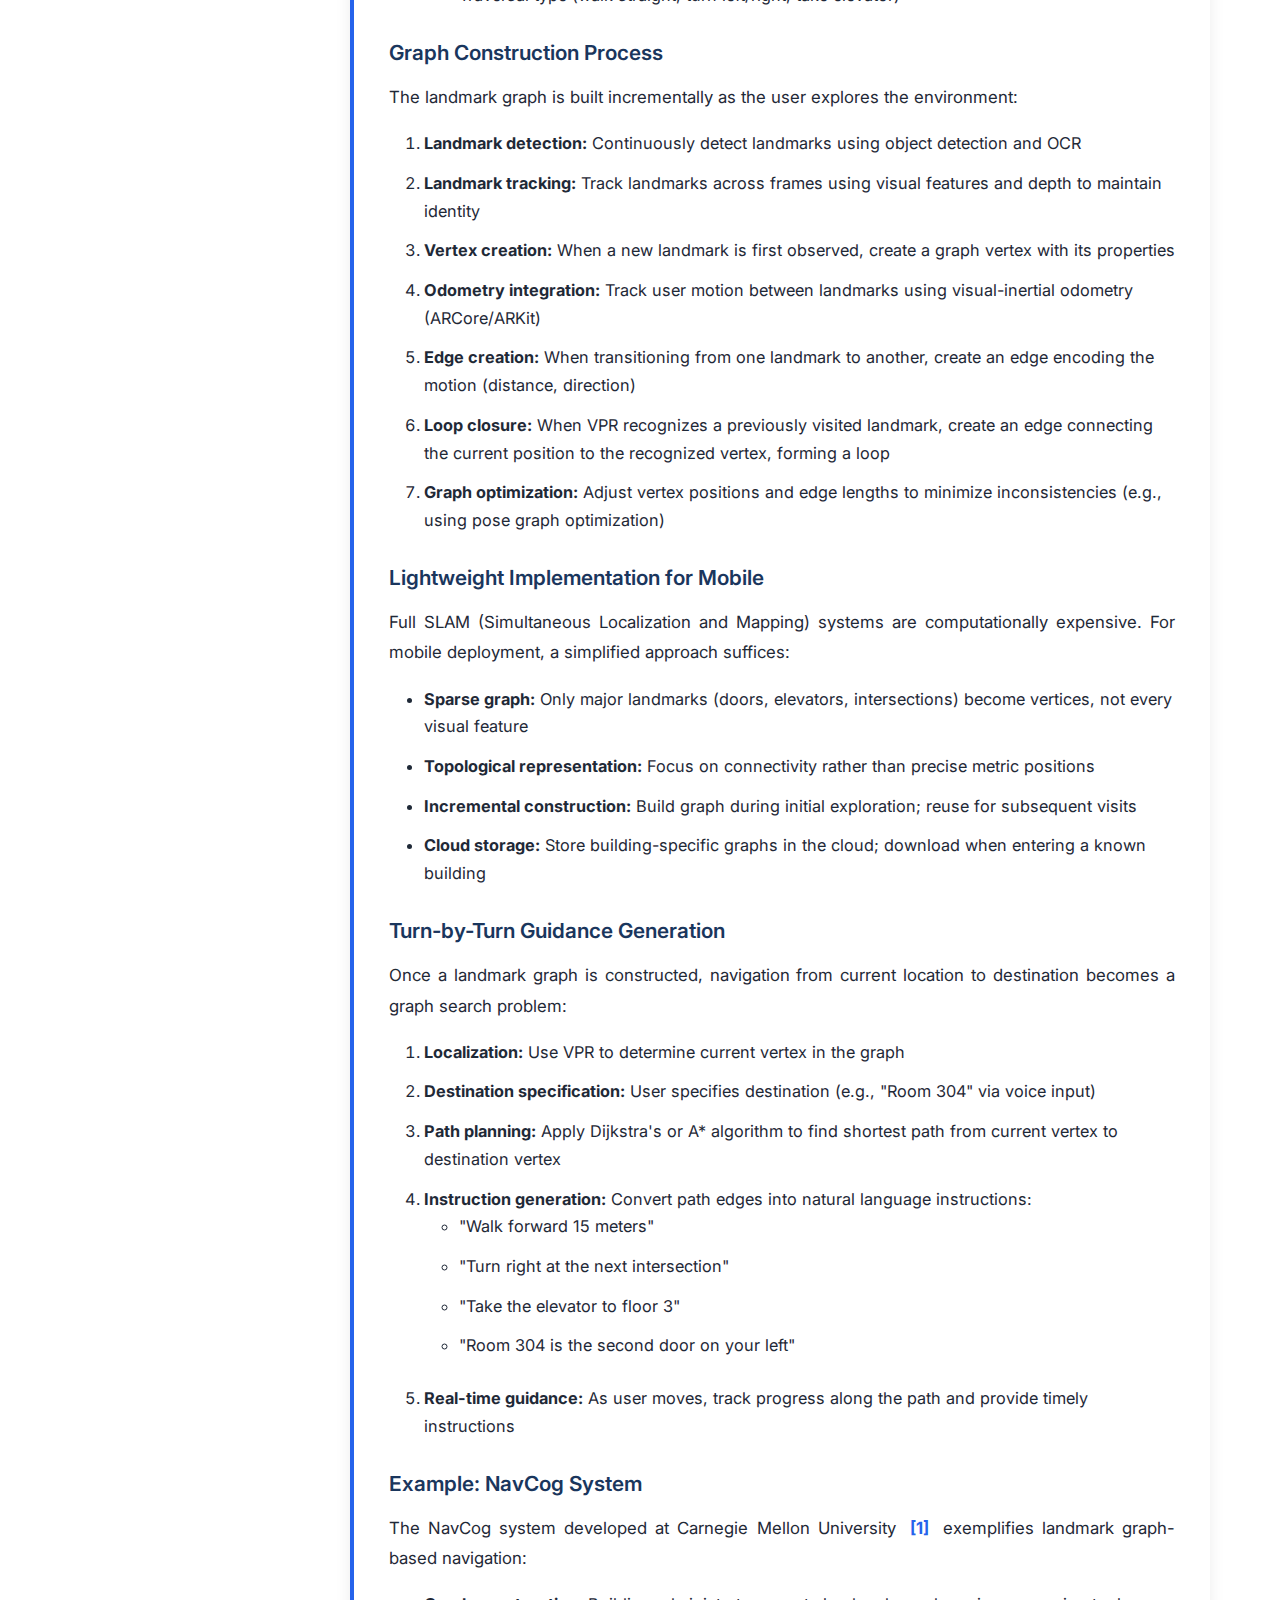
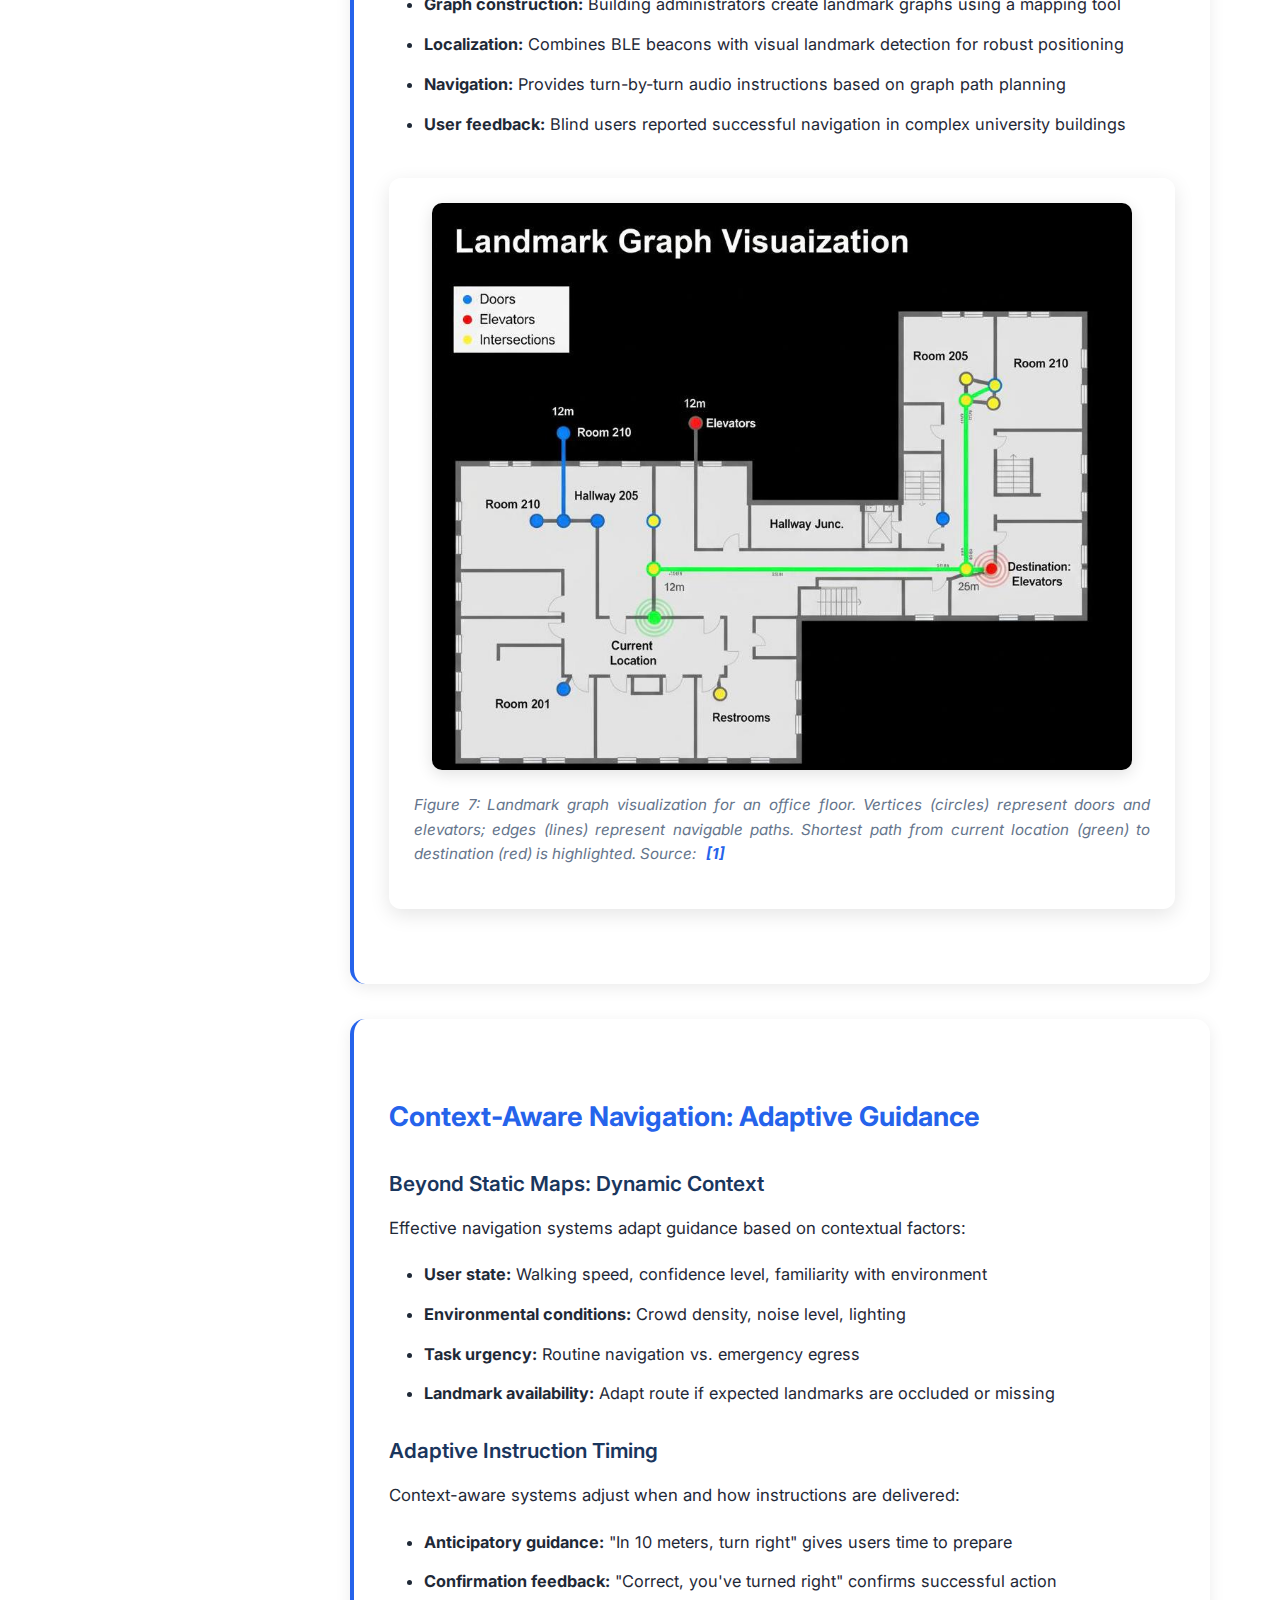
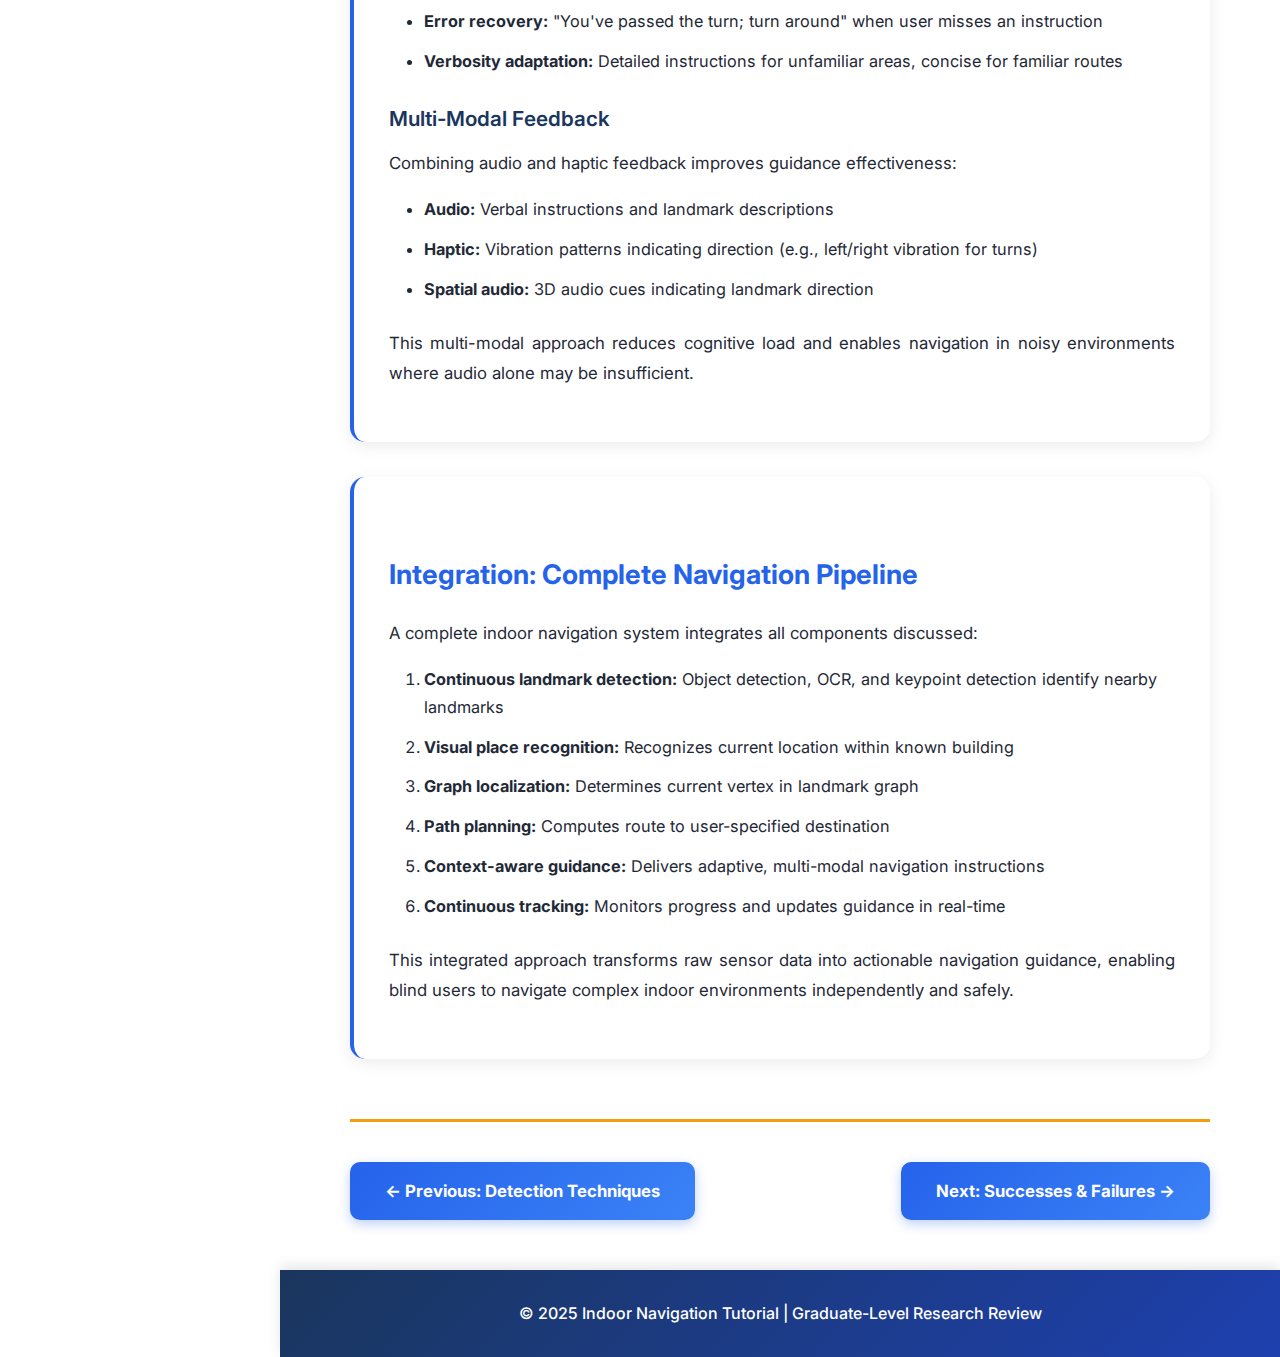
<file: context.html>
<!DOCTYPE html>
<html lang="en">
<head>
    <meta charset="UTF-8">
    <meta name="viewport" content="width=device-width, initial-scale=1.0">
    <title>Place Recognition and Context Awareness | Indoor Navigation Tutorial</title>
    <link rel="stylesheet" href="styles.css">
</head>
<body>
    <nav class="sidebar">
        <div class="nav-header">
            <h2>Navigation</h2>
        </div>
        <ul class="nav-links">
            <li><a href="index.html">Introduction</a></li>
            <li><a href="sensors.html">Sensor Possibilities</a></li>
            <li><a href="techniques.html">Detection Techniques</a></li>
            <li><a href="context.html" class="active">Place Recognition</a></li>
            <li><a href="review.html">Successes & Failures</a></li>
            <li><a href="future.html">Challenges & Future</a></li>
            <li><a href="bibliography.html">Bibliography</a></li>
        </ul>
    </nav>

    <main class="content">
        <header class="page-header">
            <h1>Place Recognition and Context Awareness</h1>
            <p class="subtitle">Building Spatial Memory for Indoor Navigation</p>
        </header>

        <!-- AUDIO PLACEHOLDER: Add a voice track here summarizing place recognition concepts -->
        <div class="audio-container">
            <audio controls>
                <source src="audio/page4-context.mp3" type="audio/mpeg">
                Your browser does not support the audio element.
            </audio>
            <p class="audio-caption">🔊 Audio Summary (2:30)</p>
        </div>

        <section class="context-section">
            <h2>Beyond Landmark Detection: Spatial Understanding</h2>
            <p>
                While the detection techniques discussed in the previous section enable identification of individual landmarks, effective navigation requires a higher level of spatial understanding: <strong>where am I?</strong> and <strong>how do I get to my destination?</strong> This section explores Visual Place Recognition (VPR) and landmark graph construction—techniques that enable navigation systems to build spatial memory, recognize previously visited locations, and provide turn-by-turn guidance within indoor environments.
            </p>

            <div class="vpr-analysis">
                <h3>Visual Place Recognition (VPR): Recognizing Familiar Locations</h3>
                
                <h4>Problem Definition</h4>
                <p>
                    Visual Place Recognition addresses the question: "Have I been here before?" Given a current camera image, VPR systems search a database of previously observed locations to find matches, enabling:
                </p>
                <ul>
                    <li><strong>Localization:</strong> Determining current position by matching to known locations</li>
                    <li><strong>Loop closure:</strong> Recognizing return to previously visited places to correct accumulated positioning errors</li>
                    <li><strong>Relocalization:</strong> Recovering position after tracking loss or system restart</li>
                    <li><strong>Familiar route guidance:</strong> Providing navigation instructions based on recognized landmarks from previous visits</li>
                </ul>

                <h4>The Challenge of Appearance Variation</h4>
                <p>
                    VPR must handle significant appearance changes between visits to the same location:
                </p>
                <ul>
                    <li><strong>Viewpoint variation:</strong> Approaching from different directions or angles</li>
                    <li><strong>Lighting changes:</strong> Different times of day, artificial lighting variations</li>
                    <li><strong>Dynamic elements:</strong> People, furniture rearrangement, opened/closed doors</li>
                    <li><strong>Temporal changes:</strong> Renovations, decorations, seasonal modifications</li>
                </ul>
                <p>
                    Effective VPR requires image representations that are <strong>invariant</strong> to these variations while remaining <strong>discriminative</strong> enough to distinguish different locations.
                </p>

                <h4>Classical Approach: Bag-of-Visual-Words</h4>
                <p>
                    Traditional VPR systems used hand-crafted features:
                </p>
                <ol>
                    <li><strong>Feature extraction:</strong> Detect keypoints (SIFT, SURF) and compute descriptors</li>
                    <li><strong>Visual vocabulary:</strong> Cluster descriptors from many images to create a "codebook" of visual words</li>
                    <li><strong>Image representation:</strong> Represent each image as a histogram of visual word occurrences</li>
                    <li><strong>Matching:</strong> Compare histograms using similarity metrics (cosine similarity, χ² distance)</li>
                </ol>
                <p>
                    <strong>Limitations:</strong> Sensitive to viewpoint changes, computationally expensive for large databases, and limited discriminative power.
                </p>

                <h4>Modern Approach: Deep Learning-Based VPR</h4>
                <p>
                    Contemporary VPR systems leverage deep convolutional neural networks to learn robust image representations directly from data <a href="bibliography.html#ref5" class="citation">[5]</a>.
                </p>

                <h5>NetVLAD: Learnable VLAD Pooling</h5>
                <p>
                    NetVLAD (Vector of Locally Aggregated Descriptors) represents the state-of-the-art in learned VPR representations. The architecture consists of:
                </p>
                <ol>
                    <li><strong>CNN backbone:</strong> Extracts dense feature maps from input image (e.g., VGG, ResNet)</li>
                    <li><strong>NetVLAD layer:</strong> Aggregates local features into a fixed-size global descriptor</li>
                    <li><strong>Normalization:</strong> L2 normalization for robust similarity comparison</li>
                </ol>

                <div class="algorithm-box">
                    <h4>Algorithm 2: NetVLAD-Based Visual Place Recognition</h4>
                    <pre>
INPUT: Query image I_query, Database of reference images {I_1, I_2, ..., I_N}
OUTPUT: Most similar location match and confidence score

OFFLINE PHASE (Database Construction):
1. FOR each reference image I_i in database:
       // Extract CNN features
       features_i = CNN_backbone(I_i)  // Shape: H×W×D
       
       // Apply NetVLAD aggregation
       descriptor_i = NetVLAD(features_i)  // Shape: K×D
       
       // Flatten and normalize
       descriptor_i = flatten(descriptor_i)  // Shape: K*D
       descriptor_i = L2_normalize(descriptor_i)
       
       // Store in database
       database.add(descriptor_i, location_i)

ONLINE PHASE (Query Matching):
2. // Extract descriptor for query image
   features_query = CNN_backbone(I_query)
   descriptor_query = NetVLAD(features_query)
   descriptor_query = flatten(descriptor_query)
   descriptor_query = L2_normalize(descriptor_query)

3. // Compute similarity to all database images
   similarities = []
   FOR each descriptor_i in database:
       // Cosine similarity (dot product of normalized vectors)
       sim = dot_product(descriptor_query, descriptor_i)
       similarities.add((sim, location_i))

4. // Find best match
   SORT similarities by sim (descending)
   best_match = similarities[0]
   
5. // Confidence assessment
   IF best_match.sim > threshold (e.g., 0.7):
       // Check if significantly better than second-best
       IF best_match.sim - similarities[1].sim > margin (e.g., 0.1):
           RETURN (best_match.location, HIGH_CONFIDENCE)
       ELSE:
           RETURN (best_match.location, MEDIUM_CONFIDENCE)
   ELSE:
       RETURN (NO_MATCH, LOW_CONFIDENCE)

NetVLAD LAYER DETAILS:
// Learnable soft assignment to K cluster centers
FUNCTION NetVLAD(features):  // features: H×W×D
    // Soft assignment: compute assignment weights to K clusters
    FOR each spatial location (i,j):
        FOR each cluster k:
            // Softmax over clusters
            a_k(i,j) = exp(w_k^T * f(i,j) + b_k) / Σ_k' exp(w_k'^T * f(i,j) + b_k')
    
    // Aggregate residuals
    FOR each cluster k:
        FOR each dimension d:
            V_k,d = Σ_(i,j) a_k(i,j) * (f_d(i,j) - c_k,d)
            // c_k,d is the d-th dimension of cluster center k
    
    // Intra-normalization
    FOR each cluster k:
        V_k = L2_normalize(V_k)
    
    RETURN V  // Shape: K×D

COMPUTATIONAL REQUIREMENTS:
- CNN backbone (VGG16): ~15 GFLOPs per image
- NetVLAD layer: ~0.5 GFLOPs
- Descriptor size: 4096-32768 dimensions (16-128 KB per image)
- Database search: O(N) similarity computations, ~1-5 ms for N=1000 images
- Mobile optimization: Use MobileNet backbone → ~0.5 GFLOPs total
- Inference time: 50-100 ms on mobile GPU
                    </pre>
                </div>

                <h4>Performance and Trade-offs</h4>
                <ul>
                    <li><strong>Accuracy:</strong> 85-95% correct localization within 5 meters on indoor datasets</li>
                    <li><strong>Robustness:</strong> Handles viewpoint changes up to 45°, moderate lighting variations</li>
                    <li><strong>Scalability:</strong> Efficient for databases of 1,000-10,000 locations; larger databases require approximate nearest neighbor search (e.g., FAISS)</li>
                    <li><strong>Mobile deployment:</strong> MobileNet-NetVLAD achieves 10-20 FPS with acceptable accuracy degradation</li>
                </ul>

                <h4>Application to Blind Navigation</h4>
                <p>
                    VPR enables several critical navigation capabilities:
                </p>
                <ul>
                    <li><strong>"You are near the main lobby":</strong> Recognizing high-level location context</li>
                    <li><strong>"This is the hallway to Room 304":</strong> Confirming the user is on the correct route</li>
                    <li><strong>"You've returned to the elevator":</strong> Loop closure for multi-floor navigation</li>
                    <li><strong>Automatic map building:</strong> Constructing spatial maps during initial exploration for later reuse</li>
                </ul>

                <div class="figure">
                    <img src="images/vpr-matching.jpg" alt="Visual place recognition showing query image matched to database image" style="max-width: 700px;">
                    <p class="figure-caption">Figure 6: Visual Place Recognition example. Query image (left) is matched to database image (right) despite different viewpoint and lighting. Similarity score: 0.87. Source: <a href="bibliography.html#ref5" class="citation">[5]</a></p>
                </div>
            </div>

            <div class="landmark-graph">
                <h3>Landmark Graph Construction: Spatial Topology for Navigation</h3>
                
                <h4>Motivation: From Detection to Navigation</h4>
                <p>
                    Individual landmark detections provide local spatial information, but navigation requires understanding the <strong>topological relationships</strong> between landmarks: which doors connect to which hallways, how elevators relate to floor layouts, and what sequence of landmarks leads to a destination. A <strong>landmark graph</strong> encodes this spatial topology as a navigable structure.
                </p>

                <h4>Graph Representation</h4>
                <p>
                    A landmark graph G = (V, E) consists of:
                </p>
                <ul>
                    <li><strong>Vertices (V):</strong> Detected landmarks (doors, elevators, intersections) with associated properties:
                        <ul>
                            <li>Landmark type (door, elevator, stairs, etc.)</li>
                            <li>Semantic label (e.g., "Room 304", "Main Elevator")</li>
                            <li>3D position estimate (from VPR or SLAM)</li>
                            <li>Visual descriptor (for recognition)</li>
                        </ul>
                    </li>
                    <li><strong>Edges (E):</strong> Navigable connections between landmarks with properties:
                        <ul>
                            <li>Distance (estimated from odometry or depth integration)</li>
                            <li>Direction (relative heading change)</li>
                            <li>Traversal type (walk straight, turn left/right, take elevator)</li>
                        </ul>
                    </li>
                </ul>

                <h4>Graph Construction Process</h4>
                <p>
                    The landmark graph is built incrementally as the user explores the environment:
                </p>
                <ol>
                    <li><strong>Landmark detection:</strong> Continuously detect landmarks using object detection and OCR</li>
                    <li><strong>Landmark tracking:</strong> Track landmarks across frames using visual features and depth to maintain identity</li>
                    <li><strong>Vertex creation:</strong> When a new landmark is first observed, create a graph vertex with its properties</li>
                    <li><strong>Odometry integration:</strong> Track user motion between landmarks using visual-inertial odometry (ARCore/ARKit)</li>
                    <li><strong>Edge creation:</strong> When transitioning from one landmark to another, create an edge encoding the motion (distance, direction)</li>
                    <li><strong>Loop closure:</strong> When VPR recognizes a previously visited landmark, create an edge connecting the current position to the recognized vertex, forming a loop</li>
                    <li><strong>Graph optimization:</strong> Adjust vertex positions and edge lengths to minimize inconsistencies (e.g., using pose graph optimization)</li>
                </ol>

                <h4>Lightweight Implementation for Mobile</h4>
                <p>
                    Full SLAM (Simultaneous Localization and Mapping) systems are computationally expensive. For mobile deployment, a simplified approach suffices:
                </p>
                <ul>
                    <li><strong>Sparse graph:</strong> Only major landmarks (doors, elevators, intersections) become vertices, not every visual feature</li>
                    <li><strong>Topological representation:</strong> Focus on connectivity rather than precise metric positions</li>
                    <li><strong>Incremental construction:</strong> Build graph during initial exploration; reuse for subsequent visits</li>
                    <li><strong>Cloud storage:</strong> Store building-specific graphs in the cloud; download when entering a known building</li>
                </ul>

                <h4>Turn-by-Turn Guidance Generation</h4>
                <p>
                    Once a landmark graph is constructed, navigation from current location to destination becomes a graph search problem:
                </p>
                <ol>
                    <li><strong>Localization:</strong> Use VPR to determine current vertex in the graph</li>
                    <li><strong>Destination specification:</strong> User specifies destination (e.g., "Room 304" via voice input)</li>
                    <li><strong>Path planning:</strong> Apply Dijkstra's or A* algorithm to find shortest path from current vertex to destination vertex</li>
                    <li><strong>Instruction generation:</strong> Convert path edges into natural language instructions:
                        <ul>
                            <li>"Walk forward 15 meters"</li>
                            <li>"Turn right at the next intersection"</li>
                            <li>"Take the elevator to floor 3"</li>
                            <li>"Room 304 is the second door on your left"</li>
                        </ul>
                    </li>
                    <li><strong>Real-time guidance:</strong> As user moves, track progress along the path and provide timely instructions</li>
                </ol>

                <h4>Example: NavCog System</h4>
                <p>
                    The NavCog system developed at Carnegie Mellon University <a href="bibliography.html#ref1" class="citation">[1]</a> exemplifies landmark graph-based navigation:
                </p>
                <ul>
                    <li><strong>Graph construction:</strong> Building administrators create landmark graphs using a mapping tool</li>
                    <li><strong>Localization:</strong> Combines BLE beacons with visual landmark detection for robust positioning</li>
                    <li><strong>Navigation:</strong> Provides turn-by-turn audio instructions based on graph path planning</li>
                    <li><strong>User feedback:</strong> Blind users reported successful navigation in complex university buildings</li>
                </ul>

                <div class="figure">
                    <img src="images/landmark-graph.jpg" alt="Visualization of landmark graph showing vertices and edges" style="max-width: 700px;">
                    <p class="figure-caption">Figure 7: Landmark graph visualization for an office floor. Vertices (circles) represent doors and elevators; edges (lines) represent navigable paths. Shortest path from current location (green) to destination (red) is highlighted. Source: <a href="bibliography.html#ref1" class="citation">[1]</a></p>
                </div>
            </div>

            <div class="context-awareness">
                <h3>Context-Aware Navigation: Adaptive Guidance</h3>
                
                <h4>Beyond Static Maps: Dynamic Context</h4>
                <p>
                    Effective navigation systems adapt guidance based on contextual factors:
                </p>
                <ul>
                    <li><strong>User state:</strong> Walking speed, confidence level, familiarity with environment</li>
                    <li><strong>Environmental conditions:</strong> Crowd density, noise level, lighting</li>
                    <li><strong>Task urgency:</strong> Routine navigation vs. emergency egress</li>
                    <li><strong>Landmark availability:</strong> Adapt route if expected landmarks are occluded or missing</li>
                </ul>

                <h4>Adaptive Instruction Timing</h4>
                <p>
                    Context-aware systems adjust when and how instructions are delivered:
                </p>
                <ul>
                    <li><strong>Anticipatory guidance:</strong> "In 10 meters, turn right" gives users time to prepare</li>
                    <li><strong>Confirmation feedback:</strong> "Correct, you've turned right" confirms successful action</li>
                    <li><strong>Error recovery:</strong> "You've passed the turn; turn around" when user misses an instruction</li>
                    <li><strong>Verbosity adaptation:</strong> Detailed instructions for unfamiliar areas, concise for familiar routes</li>
                </ul>

                <h4>Multi-Modal Feedback</h4>
                <p>
                    Combining audio and haptic feedback improves guidance effectiveness:
                </p>
                <ul>
                    <li><strong>Audio:</strong> Verbal instructions and landmark descriptions</li>
                    <li><strong>Haptic:</strong> Vibration patterns indicating direction (e.g., left/right vibration for turns)</li>
                    <li><strong>Spatial audio:</strong> 3D audio cues indicating landmark direction</li>
                </ul>

                <p>
                    This multi-modal approach reduces cognitive load and enables navigation in noisy environments where audio alone may be insufficient.
                </p>
            </div>

            <div class="integration-summary">
                <h3>Integration: Complete Navigation Pipeline</h3>
                <p>
                    A complete indoor navigation system integrates all components discussed:
                </p>
                <ol>
                    <li><strong>Continuous landmark detection:</strong> Object detection, OCR, and keypoint detection identify nearby landmarks</li>
                    <li><strong>Visual place recognition:</strong> Recognizes current location within known building</li>
                    <li><strong>Graph localization:</strong> Determines current vertex in landmark graph</li>
                    <li><strong>Path planning:</strong> Computes route to user-specified destination</li>
                    <li><strong>Context-aware guidance:</strong> Delivers adaptive, multi-modal navigation instructions</li>
                    <li><strong>Continuous tracking:</strong> Monitors progress and updates guidance in real-time</li>
                </ol>
                <p>
                    This integrated approach transforms raw sensor data into actionable navigation guidance, enabling blind users to navigate complex indoor environments independently and safely.
                </p>
            </div>
        </section>

        <div class="navigation-footer">
            <a href="techniques.html" class="prev-page">← Previous: Detection Techniques</a>
            <a href="review.html" class="next-page">Next: Successes & Failures →</a>
        </div>
    </main>

    <footer class="site-footer">
        <p>&copy; 2025 Indoor Navigation Tutorial | Graduate-Level Research Review</p>
    </footer>
</body>
</html>
</file>
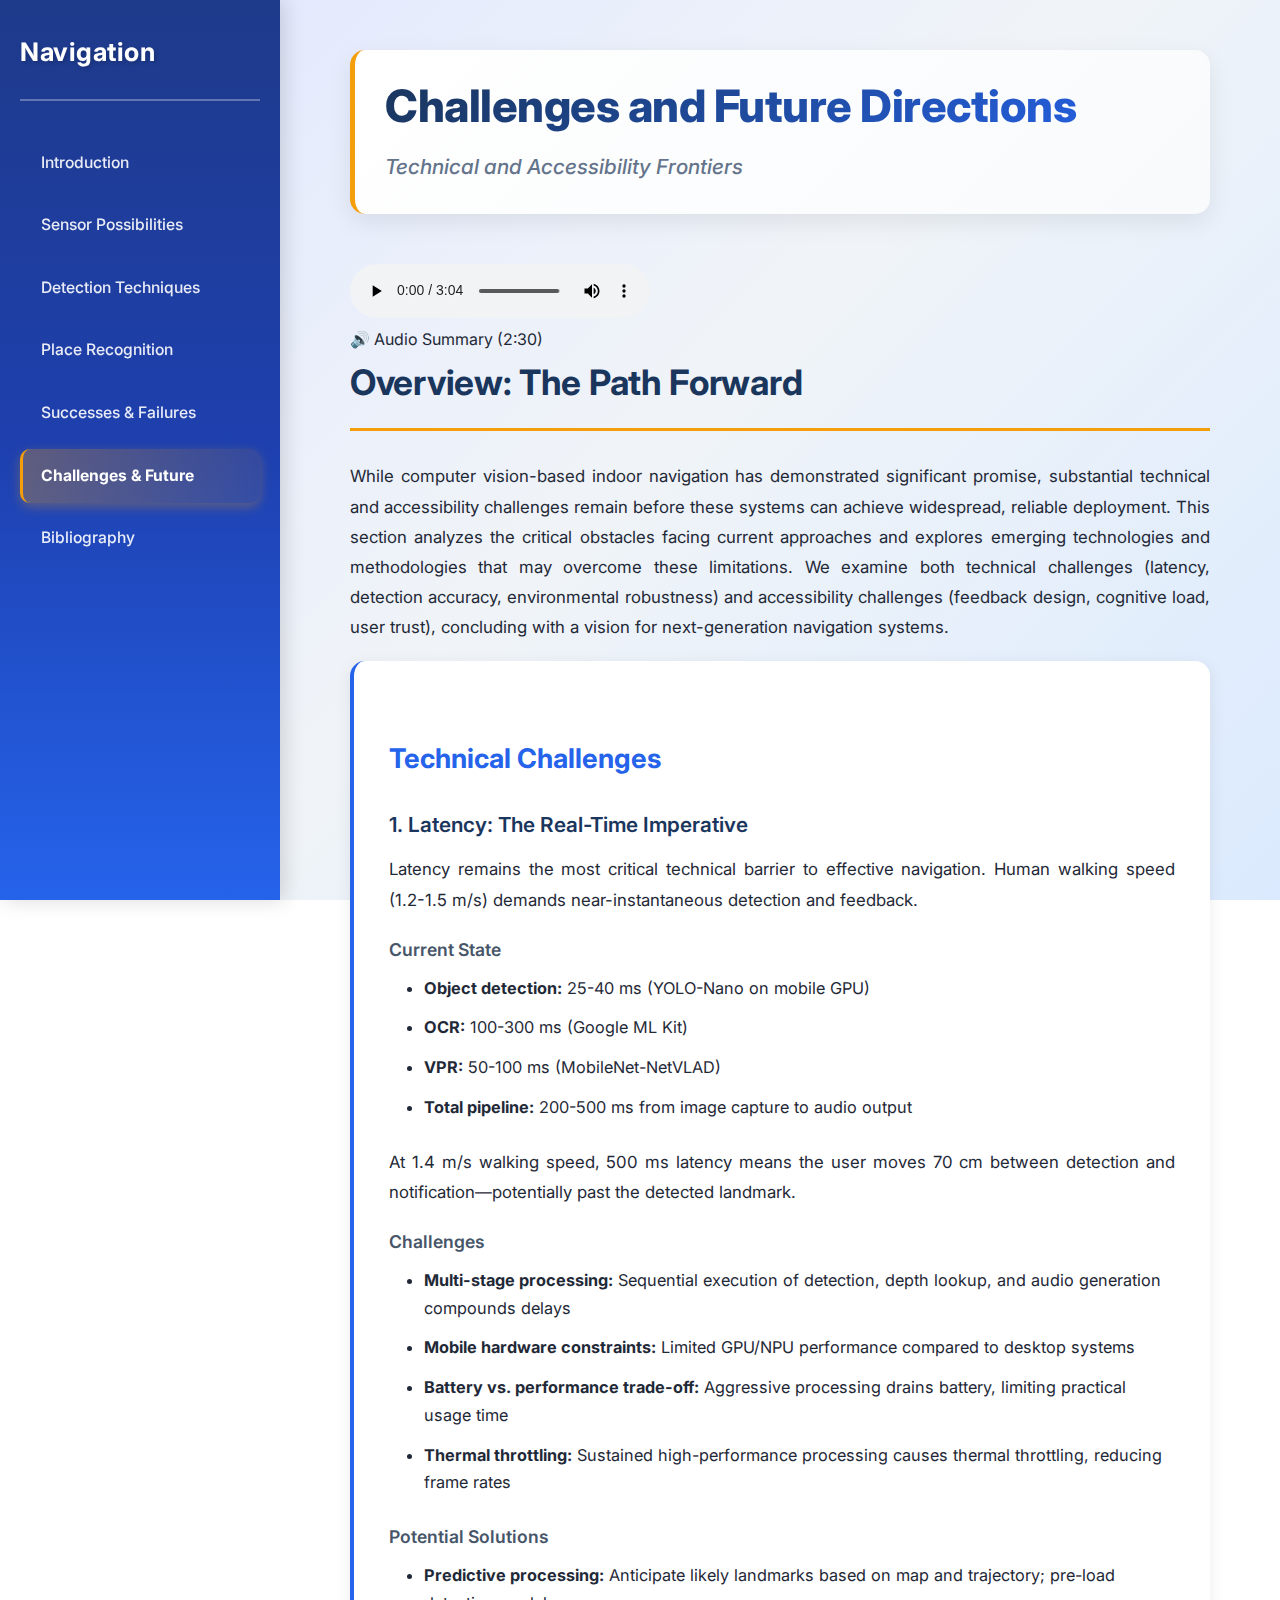
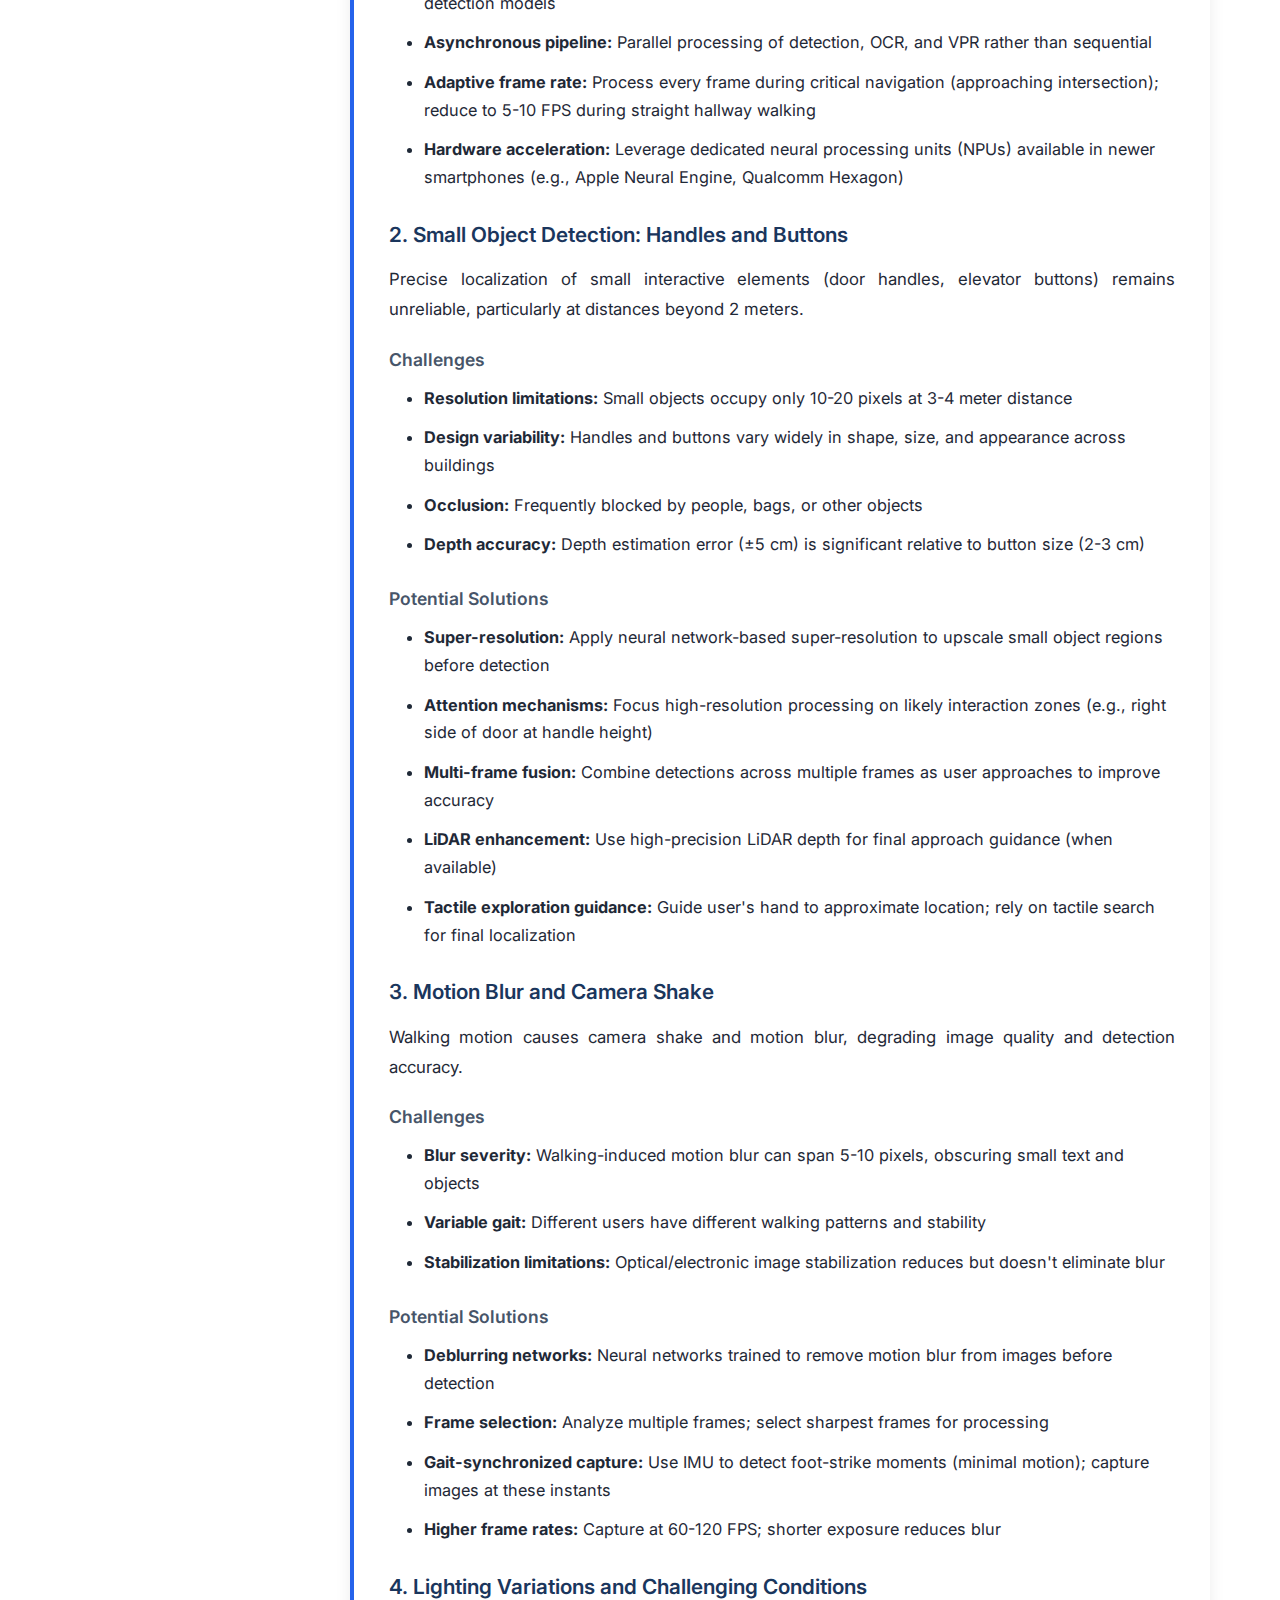
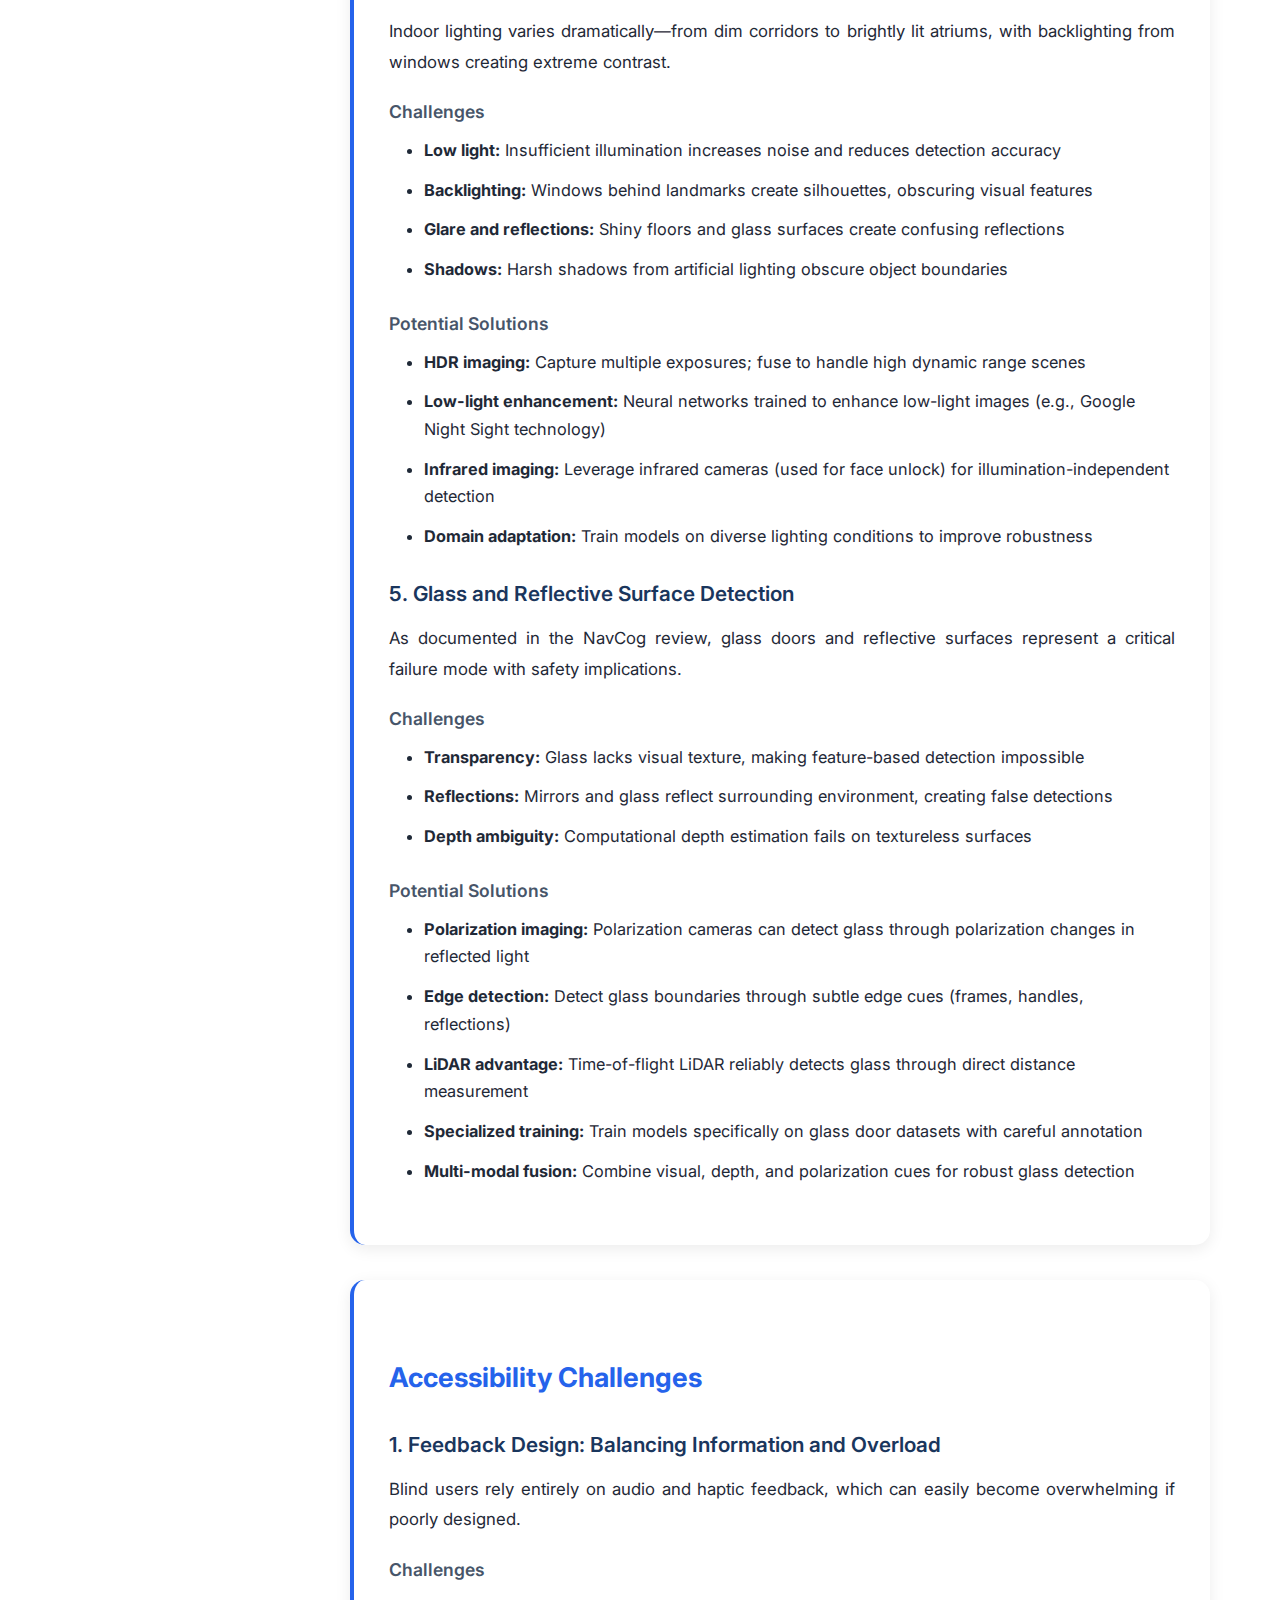
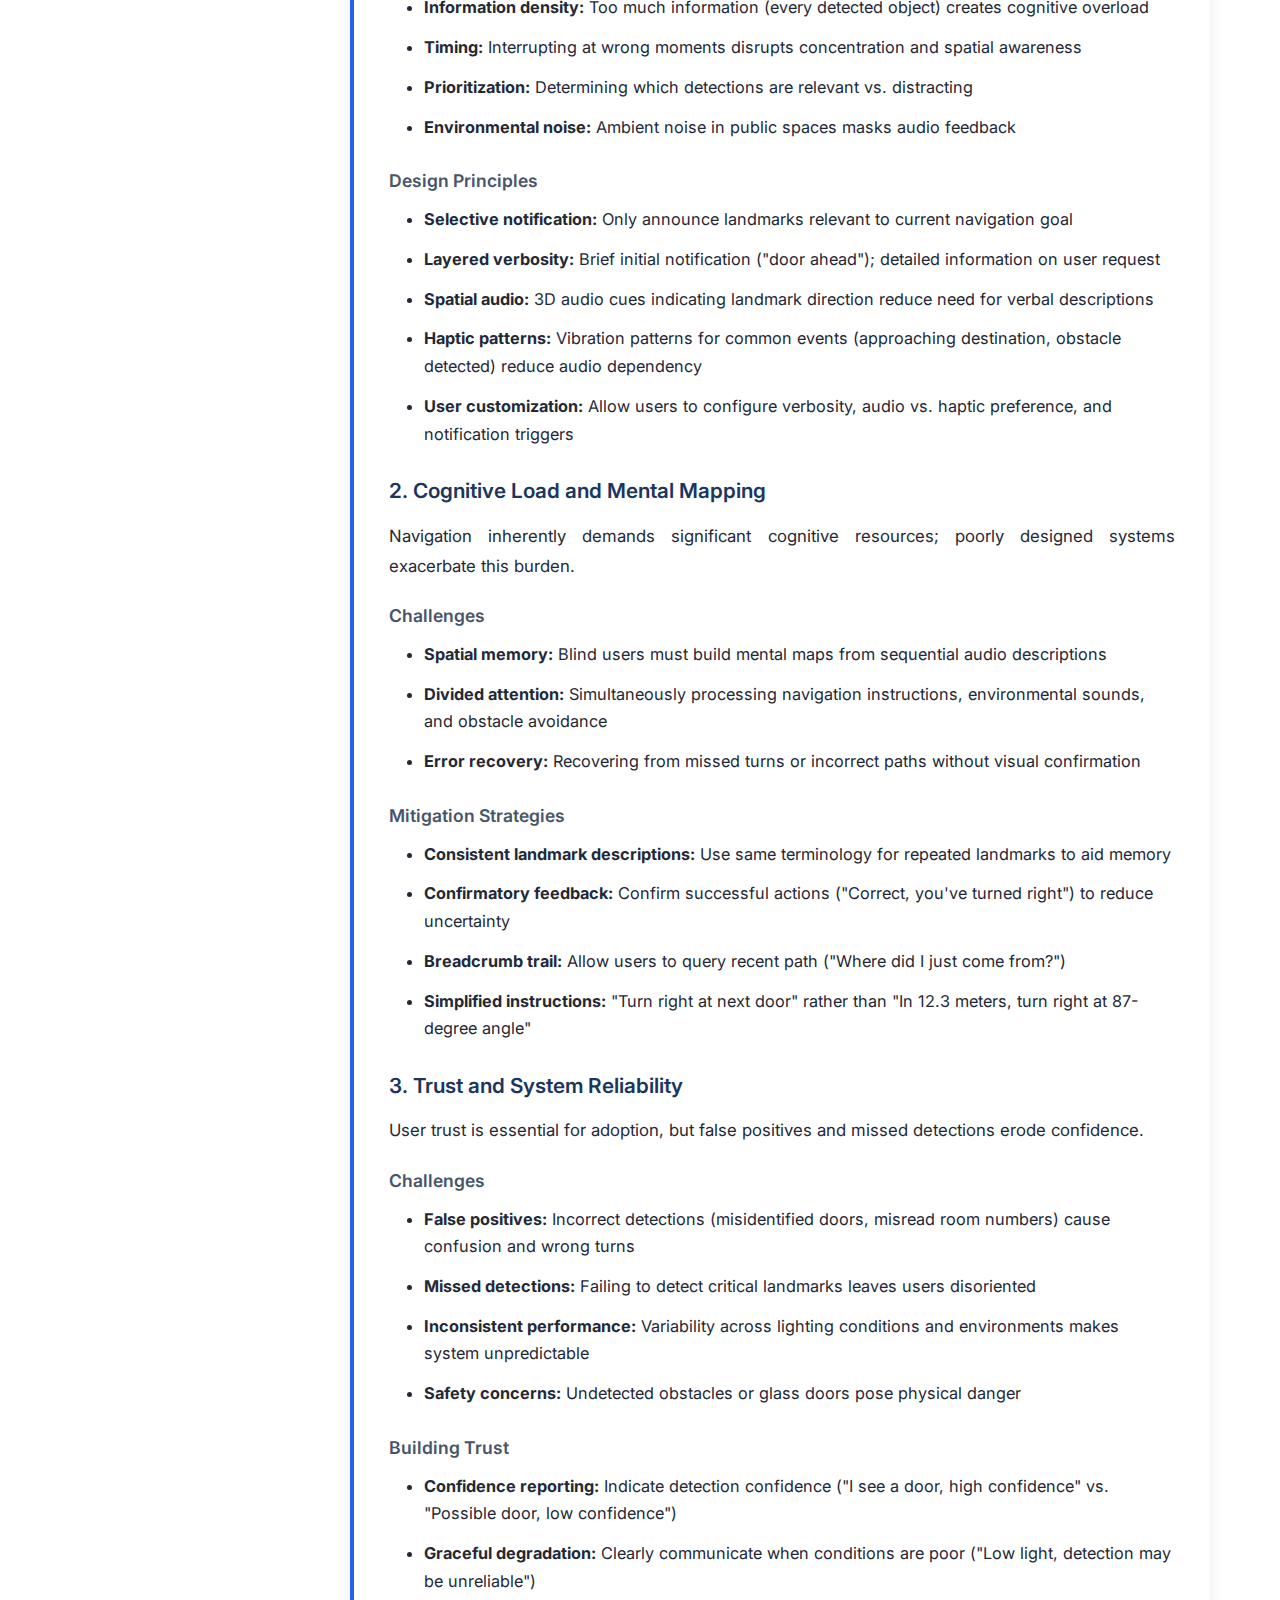
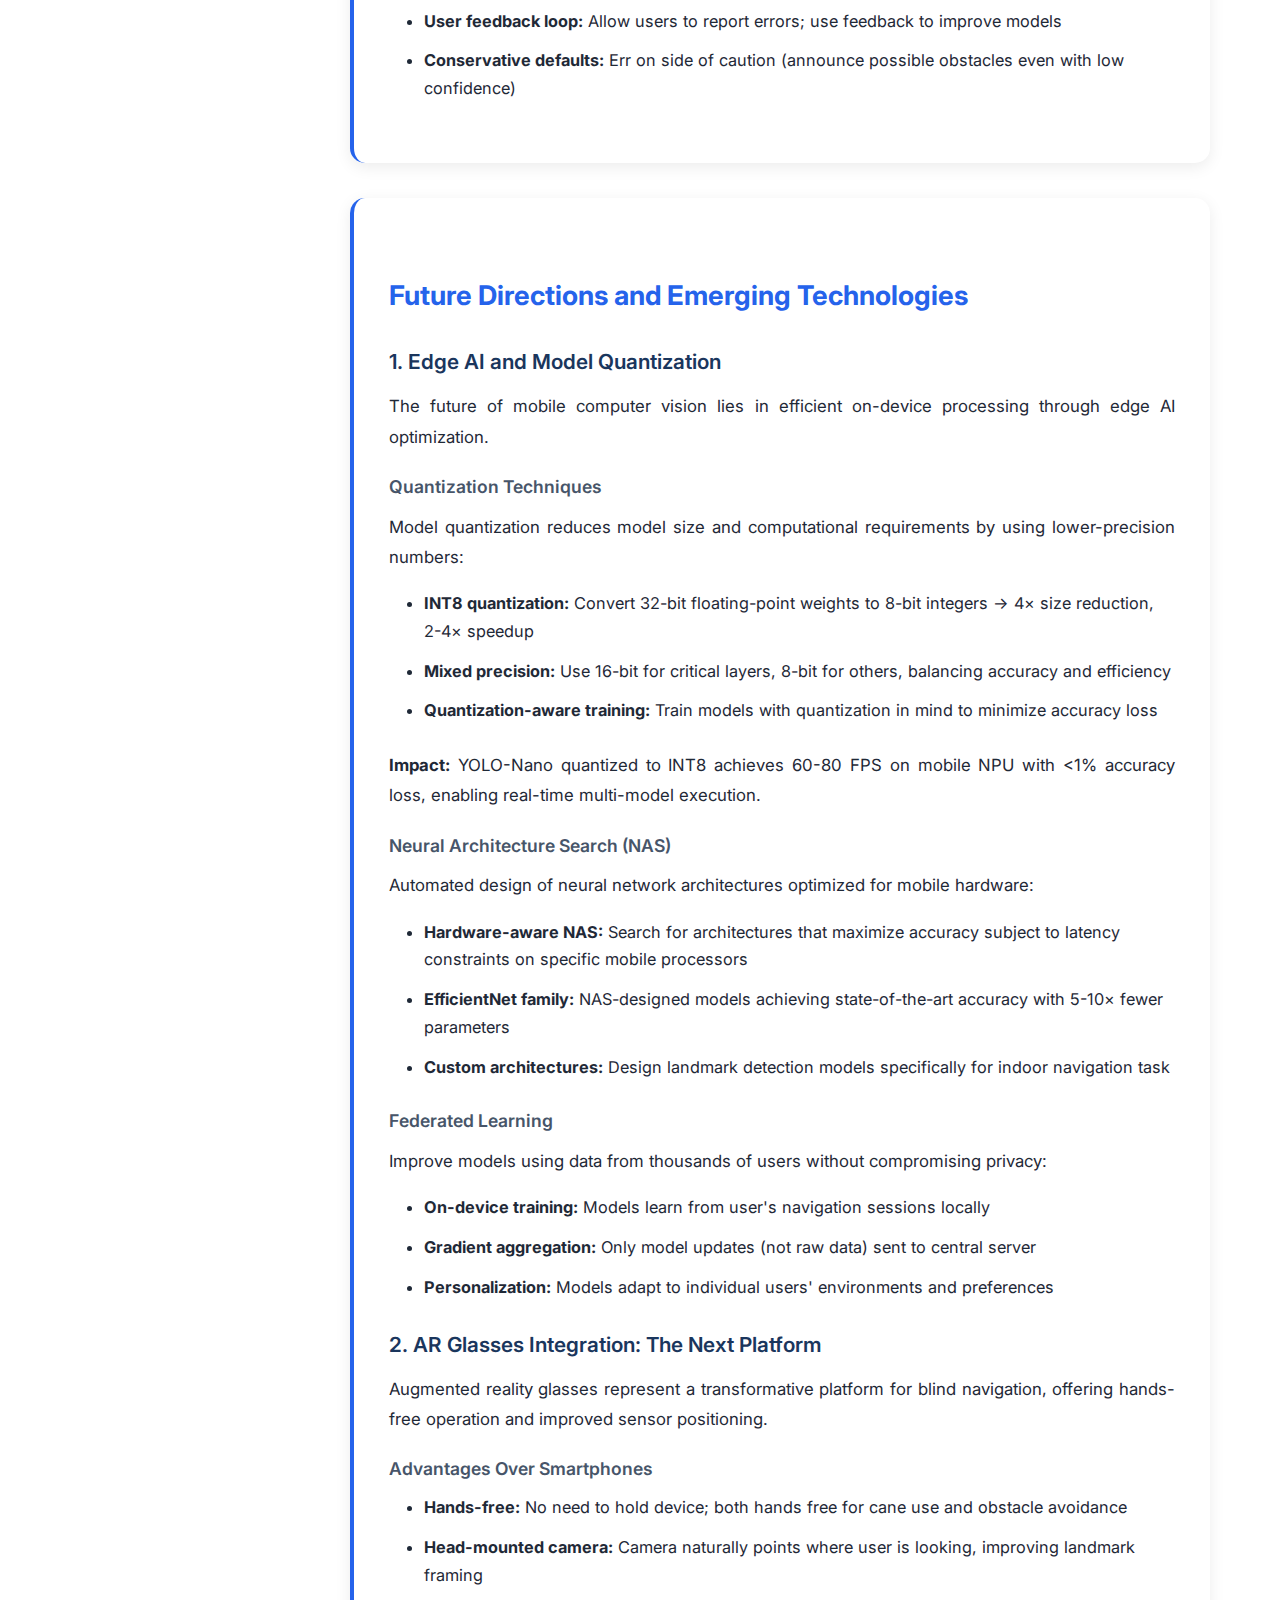
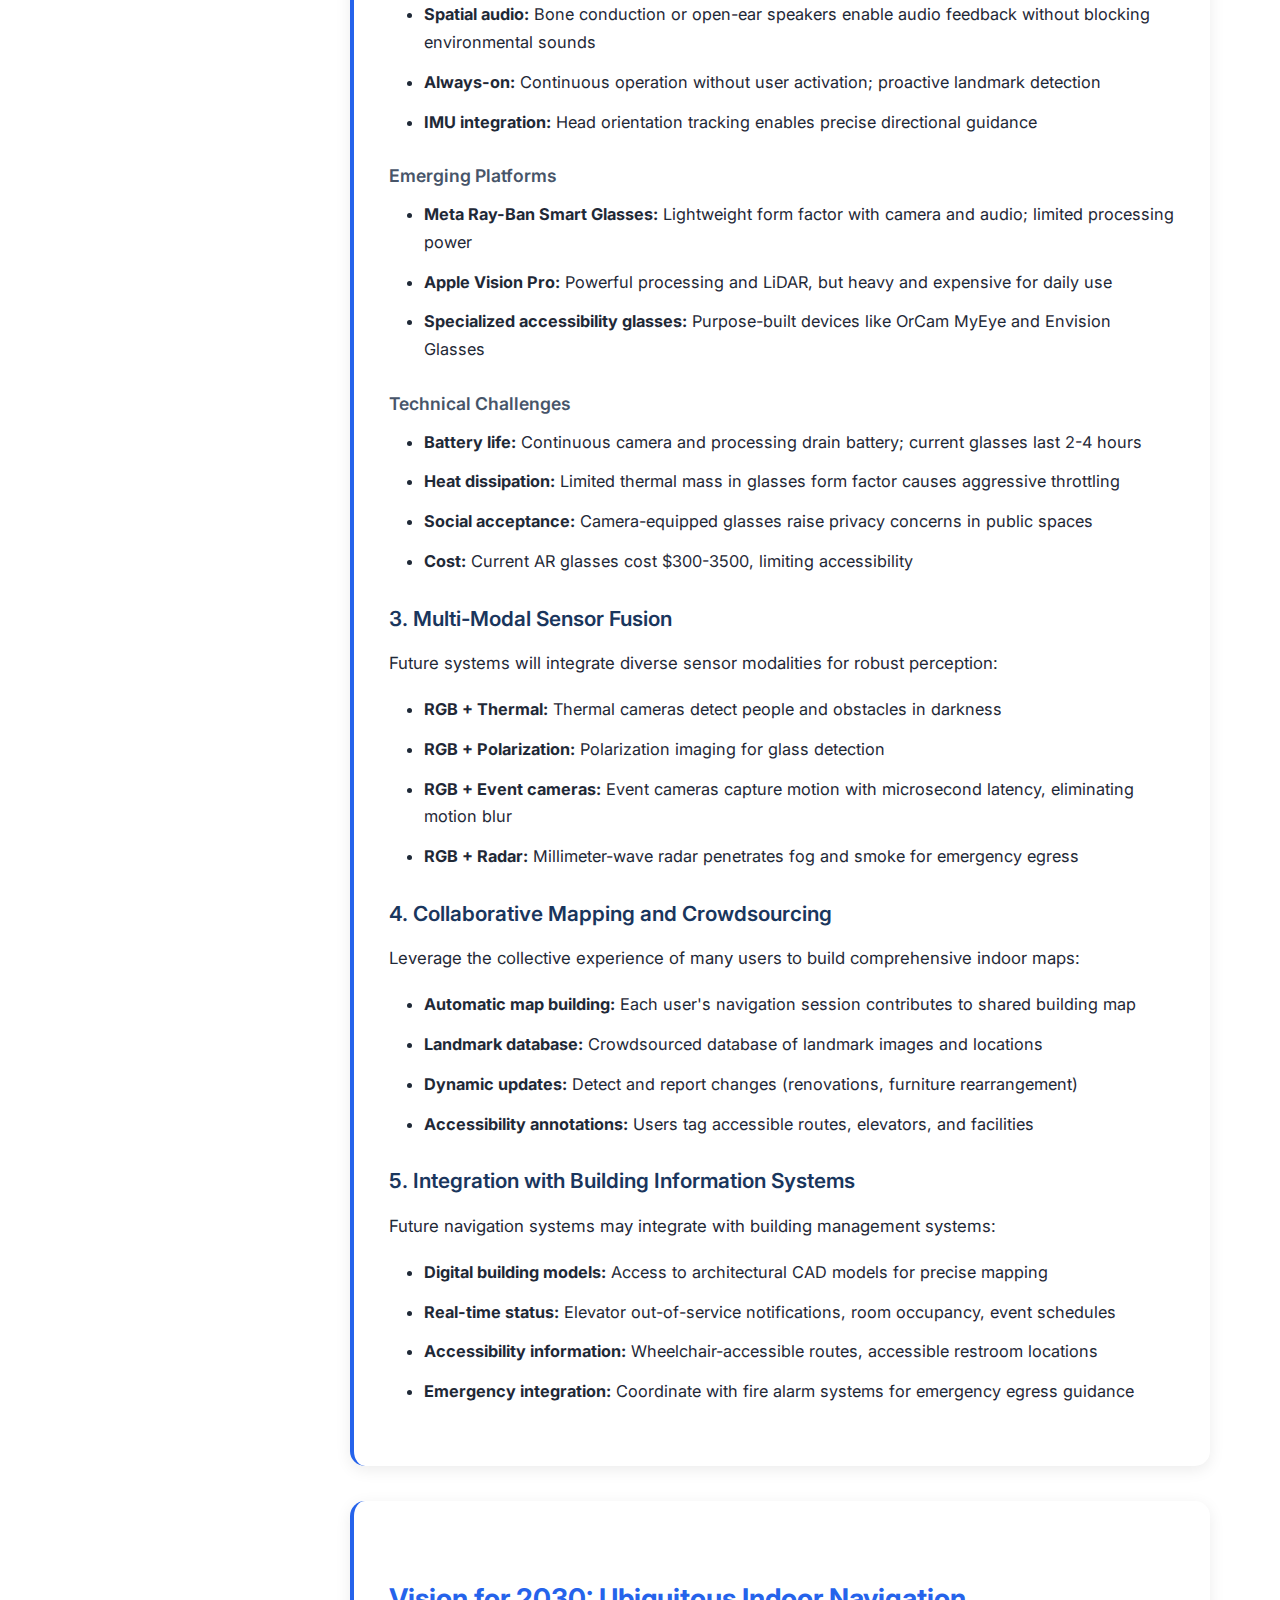
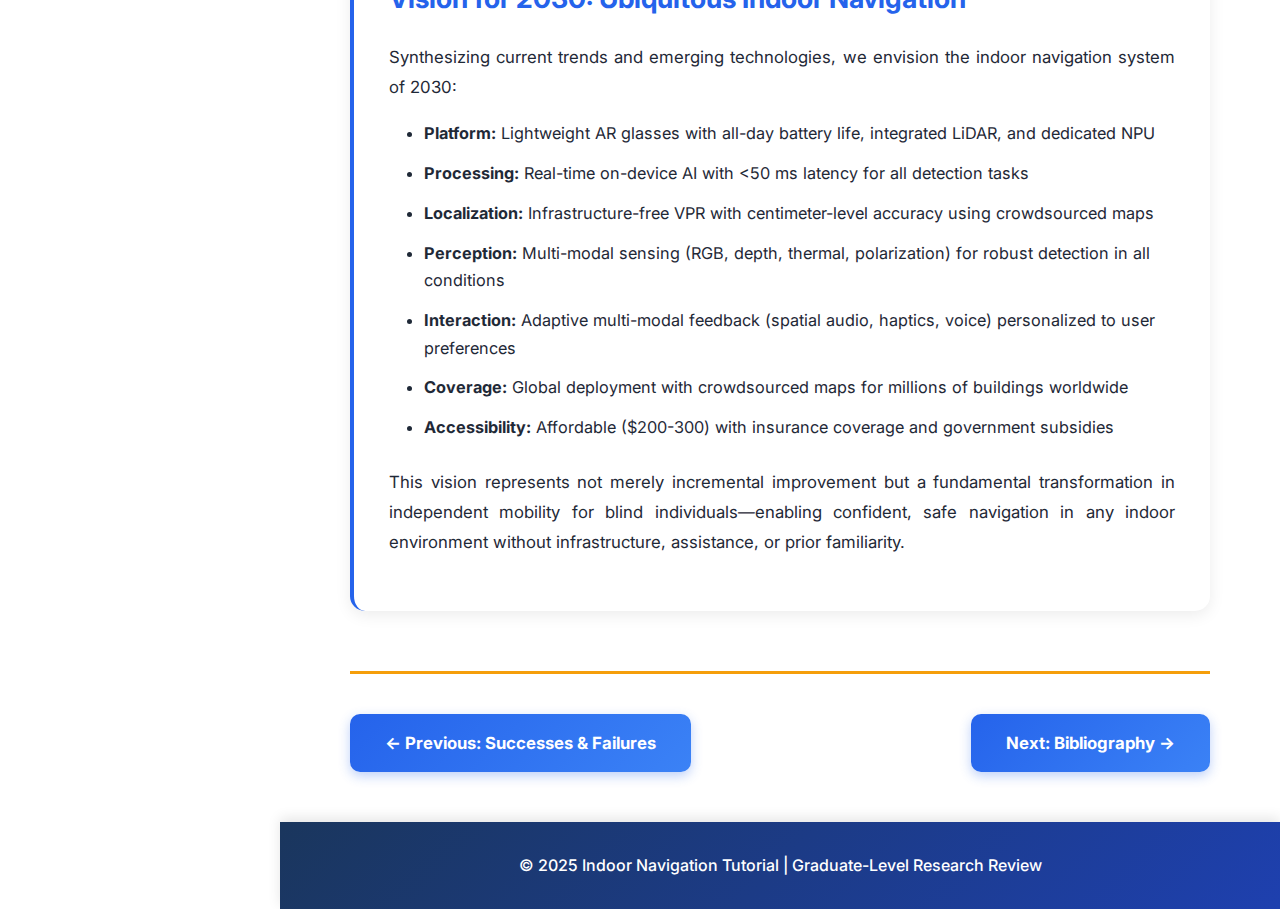
<file: future.html>
<!DOCTYPE html>
<html lang="en">
<head>
    <meta charset="UTF-8">
    <meta name="viewport" content="width=device-width, initial-scale=1.0">
    <title>Challenges and Future Directions | Indoor Navigation Tutorial</title>
    <link rel="stylesheet" href="styles.css">
</head>
<body>
    <nav class="sidebar">
        <div class="nav-header">
            <h2>Navigation</h2>
        </div>
        <ul class="nav-links">
            <li><a href="index.html">Introduction</a></li>
            <li><a href="sensors.html">Sensor Possibilities</a></li>
            <li><a href="techniques.html">Detection Techniques</a></li>
            <li><a href="context.html">Place Recognition</a></li>
            <li><a href="review.html">Successes & Failures</a></li>
            <li><a href="future.html" class="active">Challenges & Future</a></li>
            <li><a href="bibliography.html">Bibliography</a></li>
        </ul>
    </nav>

    <main class="content">
        <header class="page-header">
            <h1>Challenges and Future Directions</h1>
            <p class="subtitle">Technical and Accessibility Frontiers</p>
        </header>

        <!-- AUDIO PLACEHOLDER: Add a voice track here summarizing challenges and future directions -->
        <div class="audio-container">
            <audio controls>
                <source src="audio/page6-future.mp3" type="audio/mpeg">
                Your browser does not support the audio element.
            </audio>
            <p class="audio-caption">🔊 Audio Summary (2:30)</p>
        </div>

        <section class="challenges-section">
            <h2>Overview: The Path Forward</h2>
            <p>
                While computer vision-based indoor navigation has demonstrated significant promise, substantial technical and accessibility challenges remain before these systems can achieve widespread, reliable deployment. This section analyzes the critical obstacles facing current approaches and explores emerging technologies and methodologies that may overcome these limitations. We examine both technical challenges (latency, detection accuracy, environmental robustness) and accessibility challenges (feedback design, cognitive load, user trust), concluding with a vision for next-generation navigation systems.
            </p>

            <div class="technical-challenges">
                <h3>Technical Challenges</h3>
                
                <h4>1. Latency: The Real-Time Imperative</h4>
                <p>
                    Latency remains the most critical technical barrier to effective navigation. Human walking speed (1.2-1.5 m/s) demands near-instantaneous detection and feedback.
                </p>
                
                <h5>Current State</h5>
                <ul>
                    <li><strong>Object detection:</strong> 25-40 ms (YOLO-Nano on mobile GPU)</li>
                    <li><strong>OCR:</strong> 100-300 ms (Google ML Kit)</li>
                    <li><strong>VPR:</strong> 50-100 ms (MobileNet-NetVLAD)</li>
                    <li><strong>Total pipeline:</strong> 200-500 ms from image capture to audio output</li>
                </ul>
                <p>
                    At 1.4 m/s walking speed, 500 ms latency means the user moves 70 cm between detection and notification—potentially past the detected landmark.
                </p>

                <h5>Challenges</h5>
                <ul>
                    <li><strong>Multi-stage processing:</strong> Sequential execution of detection, depth lookup, and audio generation compounds delays</li>
                    <li><strong>Mobile hardware constraints:</strong> Limited GPU/NPU performance compared to desktop systems</li>
                    <li><strong>Battery vs. performance trade-off:</strong> Aggressive processing drains battery, limiting practical usage time</li>
                    <li><strong>Thermal throttling:</strong> Sustained high-performance processing causes thermal throttling, reducing frame rates</li>
                </ul>

                <h5>Potential Solutions</h5>
                <ul>
                    <li><strong>Predictive processing:</strong> Anticipate likely landmarks based on map and trajectory; pre-load detection models</li>
                    <li><strong>Asynchronous pipeline:</strong> Parallel processing of detection, OCR, and VPR rather than sequential</li>
                    <li><strong>Adaptive frame rate:</strong> Process every frame during critical navigation (approaching intersection); reduce to 5-10 FPS during straight hallway walking</li>
                    <li><strong>Hardware acceleration:</strong> Leverage dedicated neural processing units (NPUs) available in newer smartphones (e.g., Apple Neural Engine, Qualcomm Hexagon)</li>
                </ul>

                <h4>2. Small Object Detection: Handles and Buttons</h4>
                <p>
                    Precise localization of small interactive elements (door handles, elevator buttons) remains unreliable, particularly at distances beyond 2 meters.
                </p>

                <h5>Challenges</h5>
                <ul>
                    <li><strong>Resolution limitations:</strong> Small objects occupy only 10-20 pixels at 3-4 meter distance</li>
                    <li><strong>Design variability:</strong> Handles and buttons vary widely in shape, size, and appearance across buildings</li>
                    <li><strong>Occlusion:</strong> Frequently blocked by people, bags, or other objects</li>
                    <li><strong>Depth accuracy:</strong> Depth estimation error (±5 cm) is significant relative to button size (2-3 cm)</li>
                </ul>

                <h5>Potential Solutions</h5>
                <ul>
                    <li><strong>Super-resolution:</strong> Apply neural network-based super-resolution to upscale small object regions before detection</li>
                    <li><strong>Attention mechanisms:</strong> Focus high-resolution processing on likely interaction zones (e.g., right side of door at handle height)</li>
                    <li><strong>Multi-frame fusion:</strong> Combine detections across multiple frames as user approaches to improve accuracy</li>
                    <li><strong>LiDAR enhancement:</strong> Use high-precision LiDAR depth for final approach guidance (when available)</li>
                    <li><strong>Tactile exploration guidance:</strong> Guide user's hand to approximate location; rely on tactile search for final localization</li>
                </ul>

                <h4>3. Motion Blur and Camera Shake</h4>
                <p>
                    Walking motion causes camera shake and motion blur, degrading image quality and detection accuracy.
                </p>

                <h5>Challenges</h5>
                <ul>
                    <li><strong>Blur severity:</strong> Walking-induced motion blur can span 5-10 pixels, obscuring small text and objects</li>
                    <li><strong>Variable gait:</strong> Different users have different walking patterns and stability</li>
                    <li><strong>Stabilization limitations:</strong> Optical/electronic image stabilization reduces but doesn't eliminate blur</li>
                </ul>

                <h5>Potential Solutions</h5>
                <ul>
                    <li><strong>Deblurring networks:</strong> Neural networks trained to remove motion blur from images before detection</li>
                    <li><strong>Frame selection:</strong> Analyze multiple frames; select sharpest frames for processing</li>
                    <li><strong>Gait-synchronized capture:</strong> Use IMU to detect foot-strike moments (minimal motion); capture images at these instants</li>
                    <li><strong>Higher frame rates:</strong> Capture at 60-120 FPS; shorter exposure reduces blur</li>
                </ul>

                <h4>4. Lighting Variations and Challenging Conditions</h4>
                <p>
                    Indoor lighting varies dramatically—from dim corridors to brightly lit atriums, with backlighting from windows creating extreme contrast.
                </p>

                <h5>Challenges</h5>
                <ul>
                    <li><strong>Low light:</strong> Insufficient illumination increases noise and reduces detection accuracy</li>
                    <li><strong>Backlighting:</strong> Windows behind landmarks create silhouettes, obscuring visual features</li>
                    <li><strong>Glare and reflections:</strong> Shiny floors and glass surfaces create confusing reflections</li>
                    <li><strong>Shadows:</strong> Harsh shadows from artificial lighting obscure object boundaries</li>
                </ul>

                <h5>Potential Solutions</h5>
                <ul>
                    <li><strong>HDR imaging:</strong> Capture multiple exposures; fuse to handle high dynamic range scenes</li>
                    <li><strong>Low-light enhancement:</strong> Neural networks trained to enhance low-light images (e.g., Google Night Sight technology)</li>
                    <li><strong>Infrared imaging:</strong> Leverage infrared cameras (used for face unlock) for illumination-independent detection</li>
                    <li><strong>Domain adaptation:</strong> Train models on diverse lighting conditions to improve robustness</li>
                </ul>

                <h4>5. Glass and Reflective Surface Detection</h4>
                <p>
                    As documented in the NavCog review, glass doors and reflective surfaces represent a critical failure mode with safety implications.
                </p>

                <h5>Challenges</h5>
                <ul>
                    <li><strong>Transparency:</strong> Glass lacks visual texture, making feature-based detection impossible</li>
                    <li><strong>Reflections:</strong> Mirrors and glass reflect surrounding environment, creating false detections</li>
                    <li><strong>Depth ambiguity:</strong> Computational depth estimation fails on textureless surfaces</li>
                </ul>

                <h5>Potential Solutions</h5>
                <ul>
                    <li><strong>Polarization imaging:</strong> Polarization cameras can detect glass through polarization changes in reflected light</li>
                    <li><strong>Edge detection:</strong> Detect glass boundaries through subtle edge cues (frames, handles, reflections)</li>
                    <li><strong>LiDAR advantage:</strong> Time-of-flight LiDAR reliably detects glass through direct distance measurement</li>
                    <li><strong>Specialized training:</strong> Train models specifically on glass door datasets with careful annotation</li>
                    <li><strong>Multi-modal fusion:</strong> Combine visual, depth, and polarization cues for robust glass detection</li>
                </ul>
            </div>

            <div class="accessibility-challenges">
                <h3>Accessibility Challenges</h3>
                
                <h4>1. Feedback Design: Balancing Information and Overload</h4>
                <p>
                    Blind users rely entirely on audio and haptic feedback, which can easily become overwhelming if poorly designed.
                </p>

                <h5>Challenges</h5>
                <ul>
                    <li><strong>Information density:</strong> Too much information (every detected object) creates cognitive overload</li>
                    <li><strong>Timing:</strong> Interrupting at wrong moments disrupts concentration and spatial awareness</li>
                    <li><strong>Prioritization:</strong> Determining which detections are relevant vs. distracting</li>
                    <li><strong>Environmental noise:</strong> Ambient noise in public spaces masks audio feedback</li>
                </ul>

                <h5>Design Principles</h5>
                <ul>
                    <li><strong>Selective notification:</strong> Only announce landmarks relevant to current navigation goal</li>
                    <li><strong>Layered verbosity:</strong> Brief initial notification ("door ahead"); detailed information on user request</li>
                    <li><strong>Spatial audio:</strong> 3D audio cues indicating landmark direction reduce need for verbal descriptions</li>
                    <li><strong>Haptic patterns:</strong> Vibration patterns for common events (approaching destination, obstacle detected) reduce audio dependency</li>
                    <li><strong>User customization:</strong> Allow users to configure verbosity, audio vs. haptic preference, and notification triggers</li>
                </ul>

                <h4>2. Cognitive Load and Mental Mapping</h4>
                <p>
                    Navigation inherently demands significant cognitive resources; poorly designed systems exacerbate this burden.
                </p>

                <h5>Challenges</h5>
                <ul>
                    <li><strong>Spatial memory:</strong> Blind users must build mental maps from sequential audio descriptions</li>
                    <li><strong>Divided attention:</strong> Simultaneously processing navigation instructions, environmental sounds, and obstacle avoidance</li>
                    <li><strong>Error recovery:</strong> Recovering from missed turns or incorrect paths without visual confirmation</li>
                </ul>

                <h5>Mitigation Strategies</h5>
                <ul>
                    <li><strong>Consistent landmark descriptions:</strong> Use same terminology for repeated landmarks to aid memory</li>
                    <li><strong>Confirmatory feedback:</strong> Confirm successful actions ("Correct, you've turned right") to reduce uncertainty</li>
                    <li><strong>Breadcrumb trail:</strong> Allow users to query recent path ("Where did I just come from?")</li>
                    <li><strong>Simplified instructions:</strong> "Turn right at next door" rather than "In 12.3 meters, turn right at 87-degree angle"</li>
                </ul>

                <h4>3. Trust and System Reliability</h4>
                <p>
                    User trust is essential for adoption, but false positives and missed detections erode confidence.
                </p>

                <h5>Challenges</h5>
                <ul>
                    <li><strong>False positives:</strong> Incorrect detections (misidentified doors, misread room numbers) cause confusion and wrong turns</li>
                    <li><strong>Missed detections:</strong> Failing to detect critical landmarks leaves users disoriented</li>
                    <li><strong>Inconsistent performance:</strong> Variability across lighting conditions and environments makes system unpredictable</li>
                    <li><strong>Safety concerns:</strong> Undetected obstacles or glass doors pose physical danger</li>
                </ul>

                <h5>Building Trust</h5>
                <ul>
                    <li><strong>Confidence reporting:</strong> Indicate detection confidence ("I see a door, high confidence" vs. "Possible door, low confidence")</li>
                    <li><strong>Graceful degradation:</strong> Clearly communicate when conditions are poor ("Low light, detection may be unreliable")</li>
                    <li><strong>User feedback loop:</strong> Allow users to report errors; use feedback to improve models</li>
                    <li><strong>Conservative defaults:</strong> Err on side of caution (announce possible obstacles even with low confidence)</li>
                </ul>
            </div>

            <div class="future-technologies">
                <h3>Future Directions and Emerging Technologies</h3>
                
                <h4>1. Edge AI and Model Quantization</h4>
                <p>
                    The future of mobile computer vision lies in efficient on-device processing through edge AI optimization.
                </p>

                <h5>Quantization Techniques</h5>
                <p>
                    Model quantization reduces model size and computational requirements by using lower-precision numbers:
                </p>
                <ul>
                    <li><strong>INT8 quantization:</strong> Convert 32-bit floating-point weights to 8-bit integers → 4× size reduction, 2-4× speedup</li>
                    <li><strong>Mixed precision:</strong> Use 16-bit for critical layers, 8-bit for others, balancing accuracy and efficiency</li>
                    <li><strong>Quantization-aware training:</strong> Train models with quantization in mind to minimize accuracy loss</li>
                </ul>
                <p>
                    <strong>Impact:</strong> YOLO-Nano quantized to INT8 achieves 60-80 FPS on mobile NPU with <1% accuracy loss, enabling real-time multi-model execution.
                </p>

                <h5>Neural Architecture Search (NAS)</h5>
                <p>
                    Automated design of neural network architectures optimized for mobile hardware:
                </p>
                <ul>
                    <li><strong>Hardware-aware NAS:</strong> Search for architectures that maximize accuracy subject to latency constraints on specific mobile processors</li>
                    <li><strong>EfficientNet family:</strong> NAS-designed models achieving state-of-the-art accuracy with 5-10× fewer parameters</li>
                    <li><strong>Custom architectures:</strong> Design landmark detection models specifically for indoor navigation task</li>
                </ul>

                <h5>Federated Learning</h5>
                <p>
                    Improve models using data from thousands of users without compromising privacy:
                </p>
                <ul>
                    <li><strong>On-device training:</strong> Models learn from user's navigation sessions locally</li>
                    <li><strong>Gradient aggregation:</strong> Only model updates (not raw data) sent to central server</li>
                    <li><strong>Personalization:</strong> Models adapt to individual users' environments and preferences</li>
                </ul>

                <h4>2. AR Glasses Integration: The Next Platform</h4>
                <p>
                    Augmented reality glasses represent a transformative platform for blind navigation, offering hands-free operation and improved sensor positioning.
                </p>

                <h5>Advantages Over Smartphones</h5>
                <ul>
                    <li><strong>Hands-free:</strong> No need to hold device; both hands free for cane use and obstacle avoidance</li>
                    <li><strong>Head-mounted camera:</strong> Camera naturally points where user is looking, improving landmark framing</li>
                    <li><strong>Spatial audio:</strong> Bone conduction or open-ear speakers enable audio feedback without blocking environmental sounds</li>
                    <li><strong>Always-on:</strong> Continuous operation without user activation; proactive landmark detection</li>
                    <li><strong>IMU integration:</strong> Head orientation tracking enables precise directional guidance</li>
                </ul>

                <h5>Emerging Platforms</h5>
                <ul>
                    <li><strong>Meta Ray-Ban Smart Glasses:</strong> Lightweight form factor with camera and audio; limited processing power</li>
                    <li><strong>Apple Vision Pro:</strong> Powerful processing and LiDAR, but heavy and expensive for daily use</li>
                    <li><strong>Specialized accessibility glasses:</strong> Purpose-built devices like OrCam MyEye and Envision Glasses</li>
                </ul>

                <h5>Technical Challenges</h5>
                <ul>
                    <li><strong>Battery life:</strong> Continuous camera and processing drain battery; current glasses last 2-4 hours</li>
                    <li><strong>Heat dissipation:</strong> Limited thermal mass in glasses form factor causes aggressive throttling</li>
                    <li><strong>Social acceptance:</strong> Camera-equipped glasses raise privacy concerns in public spaces</li>
                    <li><strong>Cost:</strong> Current AR glasses cost $300-3500, limiting accessibility</li>
                </ul>

                <h4>3. Multi-Modal Sensor Fusion</h4>
                <p>
                    Future systems will integrate diverse sensor modalities for robust perception:
                </p>
                <ul>
                    <li><strong>RGB + Thermal:</strong> Thermal cameras detect people and obstacles in darkness</li>
                    <li><strong>RGB + Polarization:</strong> Polarization imaging for glass detection</li>
                    <li><strong>RGB + Event cameras:</strong> Event cameras capture motion with microsecond latency, eliminating motion blur</li>
                    <li><strong>RGB + Radar:</strong> Millimeter-wave radar penetrates fog and smoke for emergency egress</li>
                </ul>

                <h4>4. Collaborative Mapping and Crowdsourcing</h4>
                <p>
                    Leverage the collective experience of many users to build comprehensive indoor maps:
                </p>
                <ul>
                    <li><strong>Automatic map building:</strong> Each user's navigation session contributes to shared building map</li>
                    <li><strong>Landmark database:</strong> Crowdsourced database of landmark images and locations</li>
                    <li><strong>Dynamic updates:</strong> Detect and report changes (renovations, furniture rearrangement)</li>
                    <li><strong>Accessibility annotations:</strong> Users tag accessible routes, elevators, and facilities</li>
                </ul>

                <h4>5. Integration with Building Information Systems</h4>
                <p>
                    Future navigation systems may integrate with building management systems:
                </p>
                <ul>
                    <li><strong>Digital building models:</strong> Access to architectural CAD models for precise mapping</li>
                    <li><strong>Real-time status:</strong> Elevator out-of-service notifications, room occupancy, event schedules</li>
                    <li><strong>Accessibility information:</strong> Wheelchair-accessible routes, accessible restroom locations</li>
                    <li><strong>Emergency integration:</strong> Coordinate with fire alarm systems for emergency egress guidance</li>
                </ul>
            </div>

            <div class="vision-future">
                <h3>Vision for 2030: Ubiquitous Indoor Navigation</h3>
                <p>
                    Synthesizing current trends and emerging technologies, we envision the indoor navigation system of 2030:
                </p>
                <ul>
                    <li><strong>Platform:</strong> Lightweight AR glasses with all-day battery life, integrated LiDAR, and dedicated NPU</li>
                    <li><strong>Processing:</strong> Real-time on-device AI with <50 ms latency for all detection tasks</li>
                    <li><strong>Localization:</strong> Infrastructure-free VPR with centimeter-level accuracy using crowdsourced maps</li>
                    <li><strong>Perception:</strong> Multi-modal sensing (RGB, depth, thermal, polarization) for robust detection in all conditions</li>
                    <li><strong>Interaction:</strong> Adaptive multi-modal feedback (spatial audio, haptics, voice) personalized to user preferences</li>
                    <li><strong>Coverage:</strong> Global deployment with crowdsourced maps for millions of buildings worldwide</li>
                    <li><strong>Accessibility:</strong> Affordable ($200-300) with insurance coverage and government subsidies</li>
                </ul>
                <p>
                    This vision represents not merely incremental improvement but a fundamental transformation in independent mobility for blind individuals—enabling confident, safe navigation in any indoor environment without infrastructure, assistance, or prior familiarity.
                </p>
            </div>
        </section>

        <div class="navigation-footer">
            <a href="review.html" class="prev-page">← Previous: Successes & Failures</a>
            <a href="bibliography.html" class="next-page">Next: Bibliography →</a>
        </div>
    </main>

    <footer class="site-footer">
        <p>&copy; 2025 Indoor Navigation Tutorial | Graduate-Level Research Review</p>
    </footer>
</body>
</html>
</file>
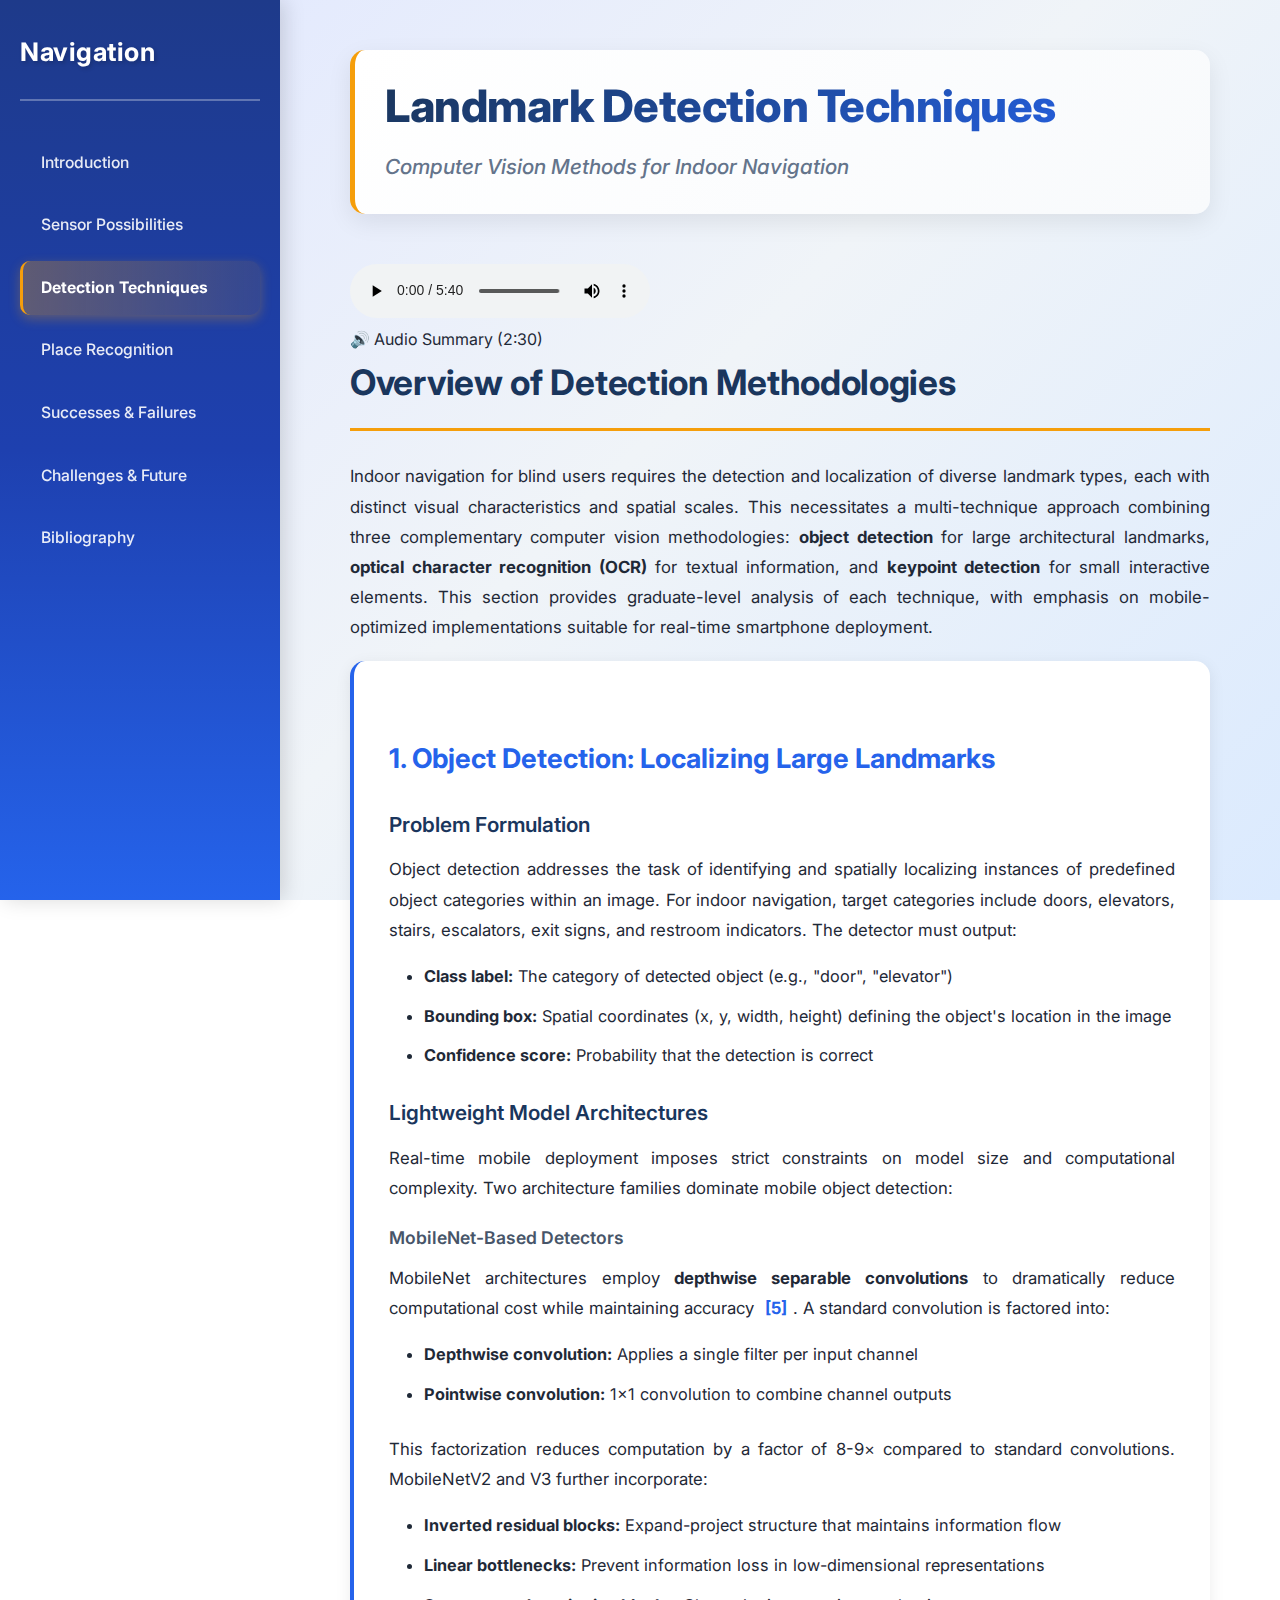
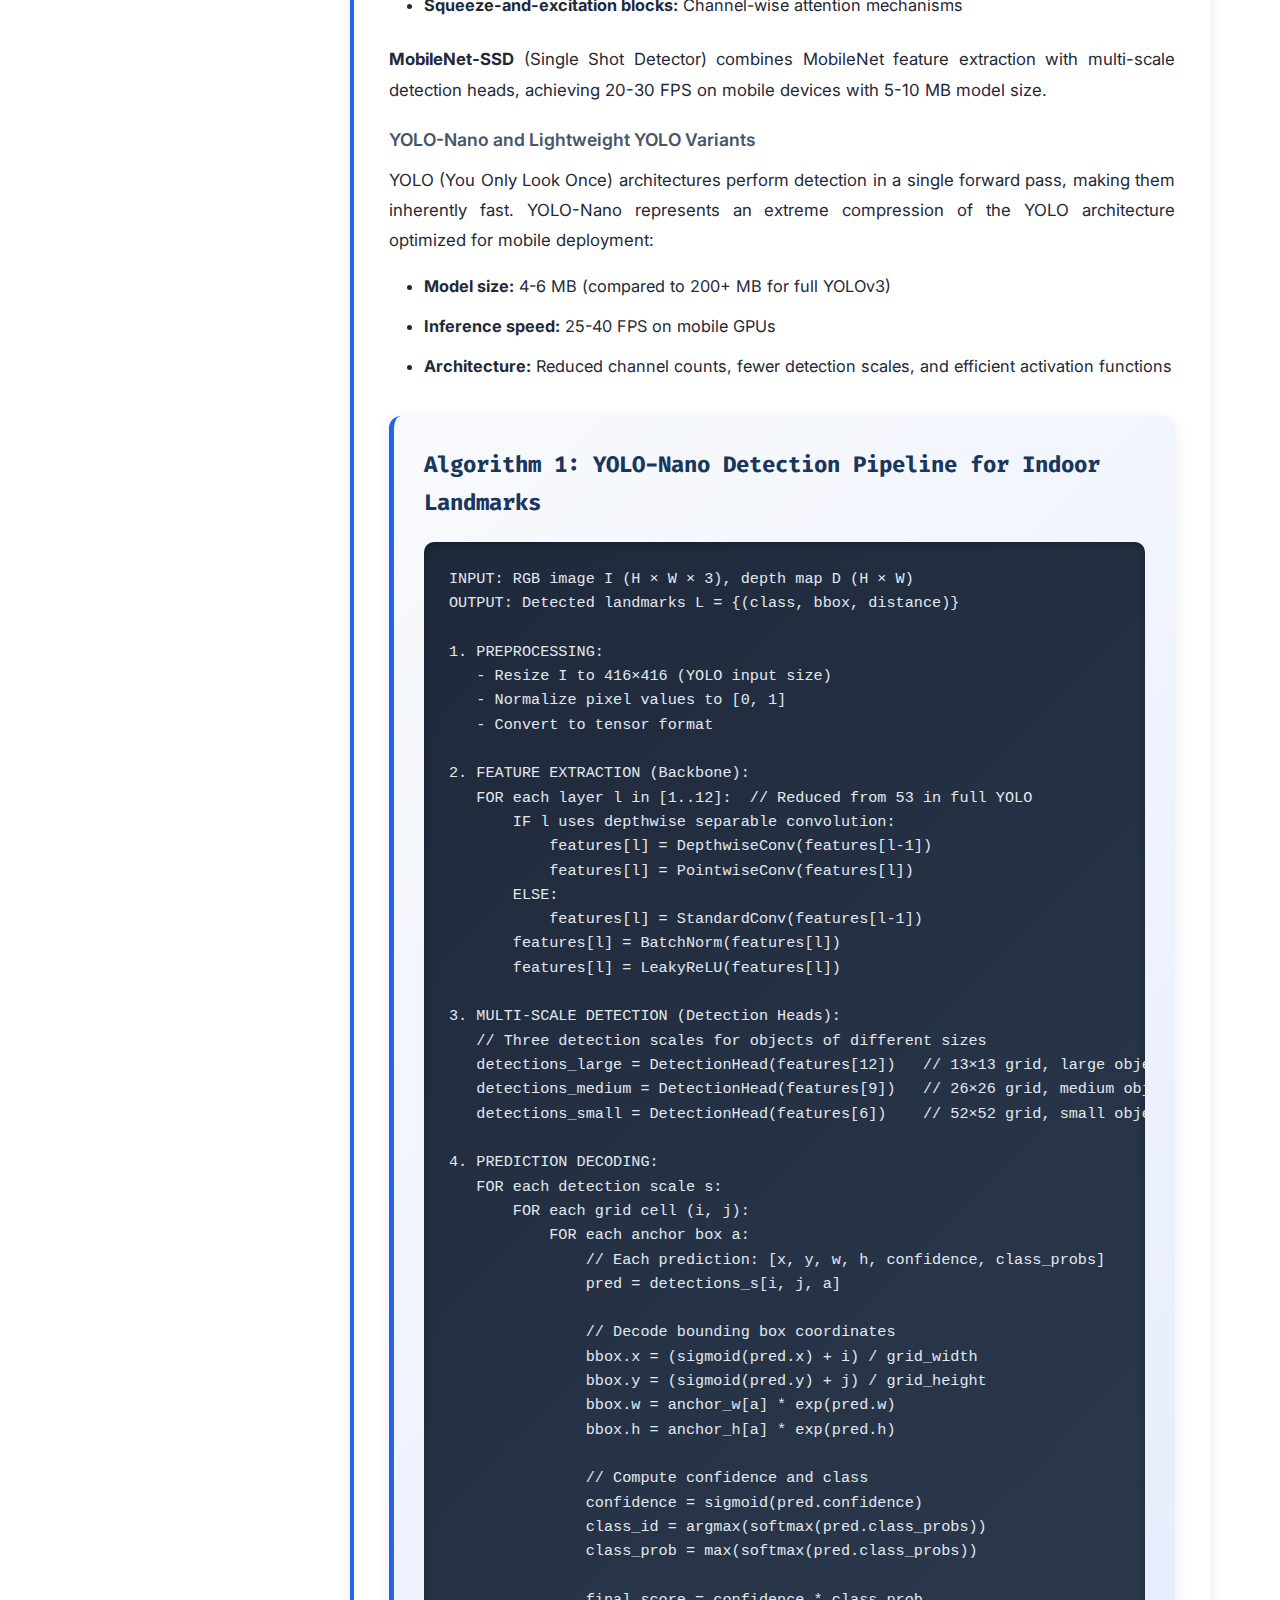
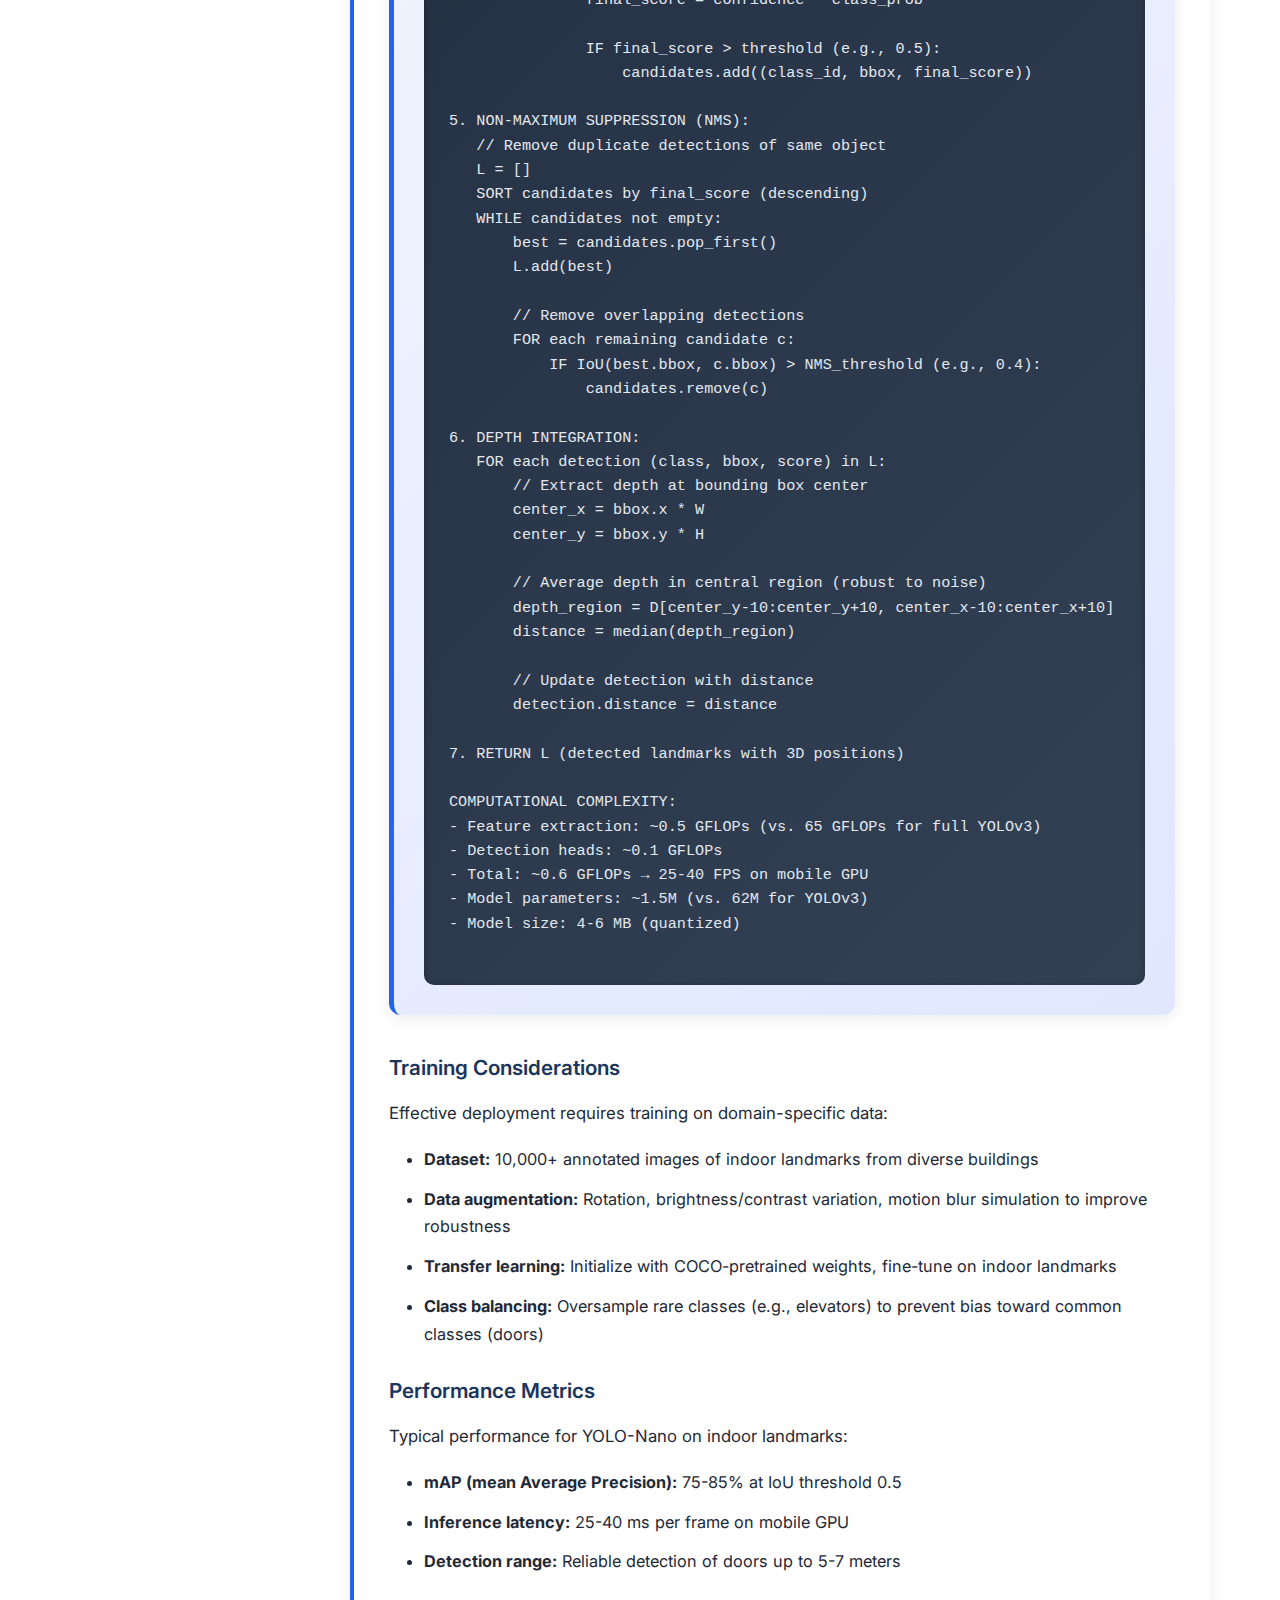
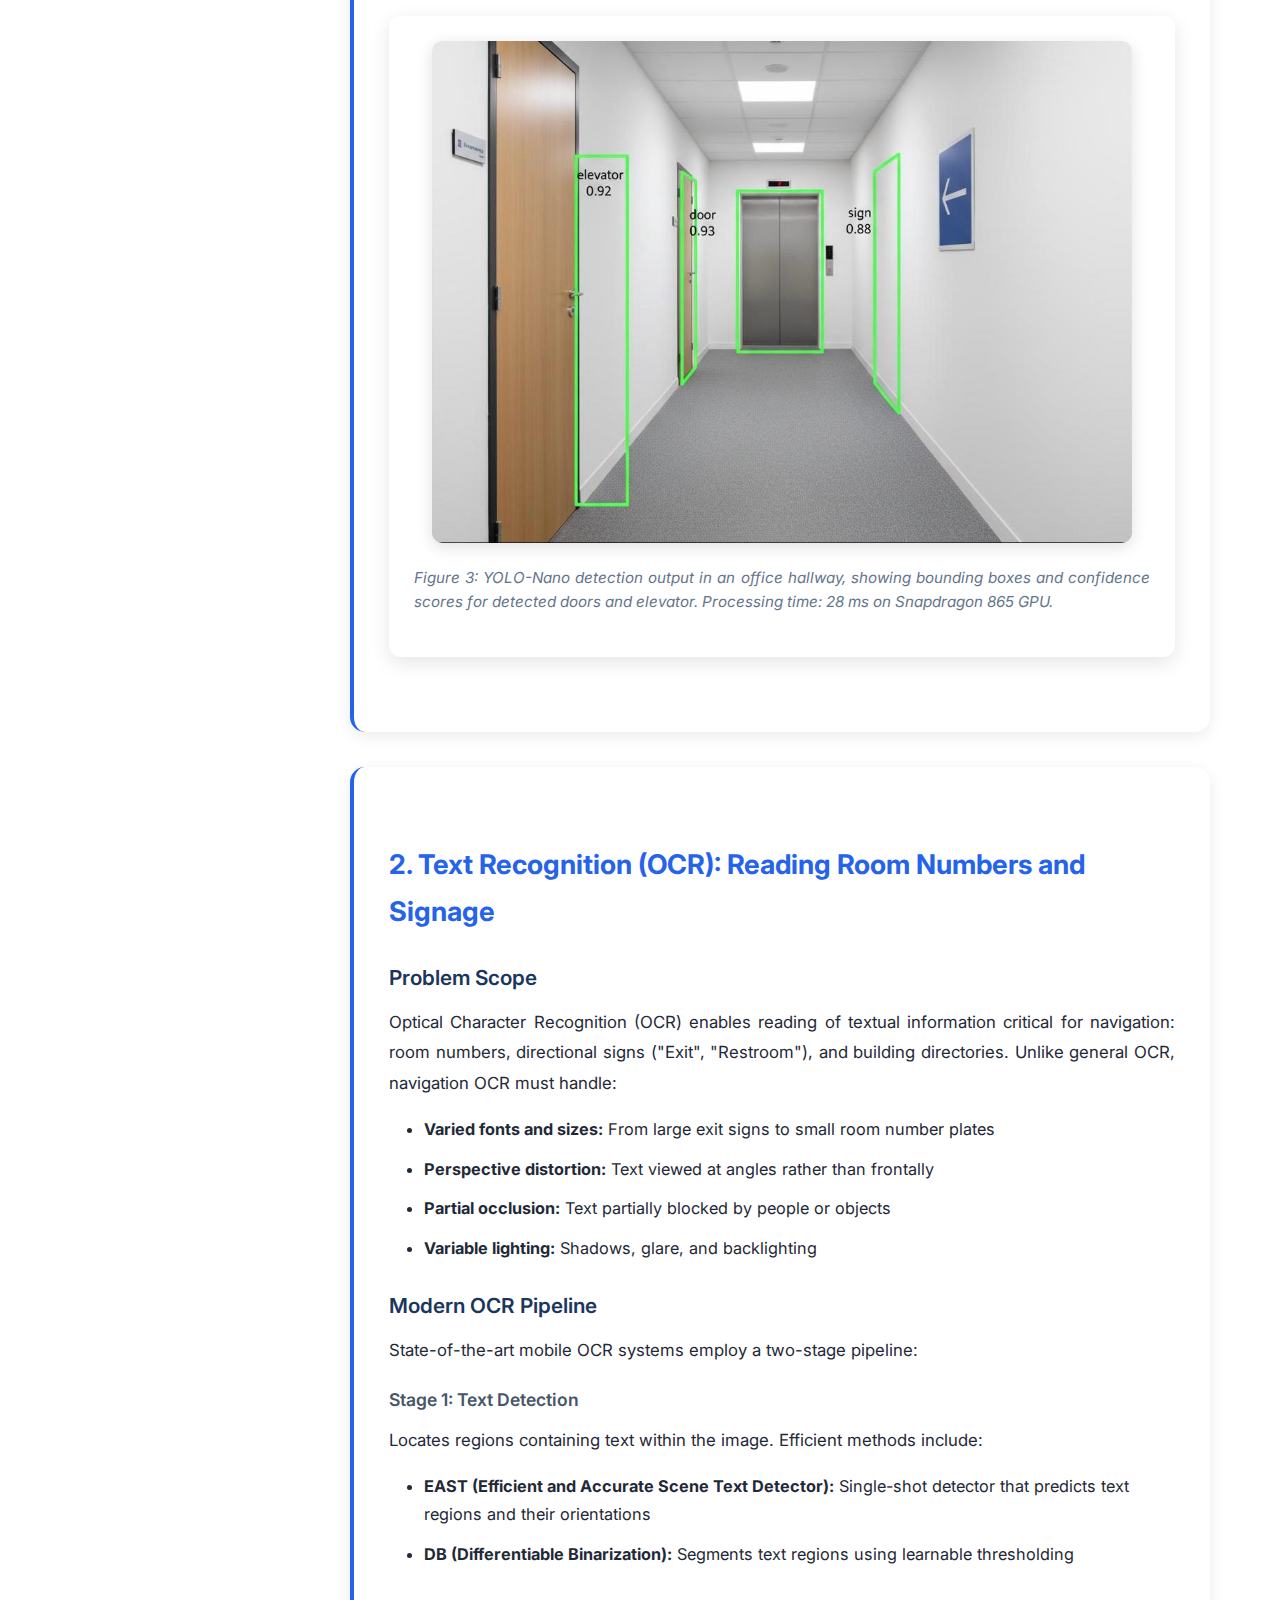
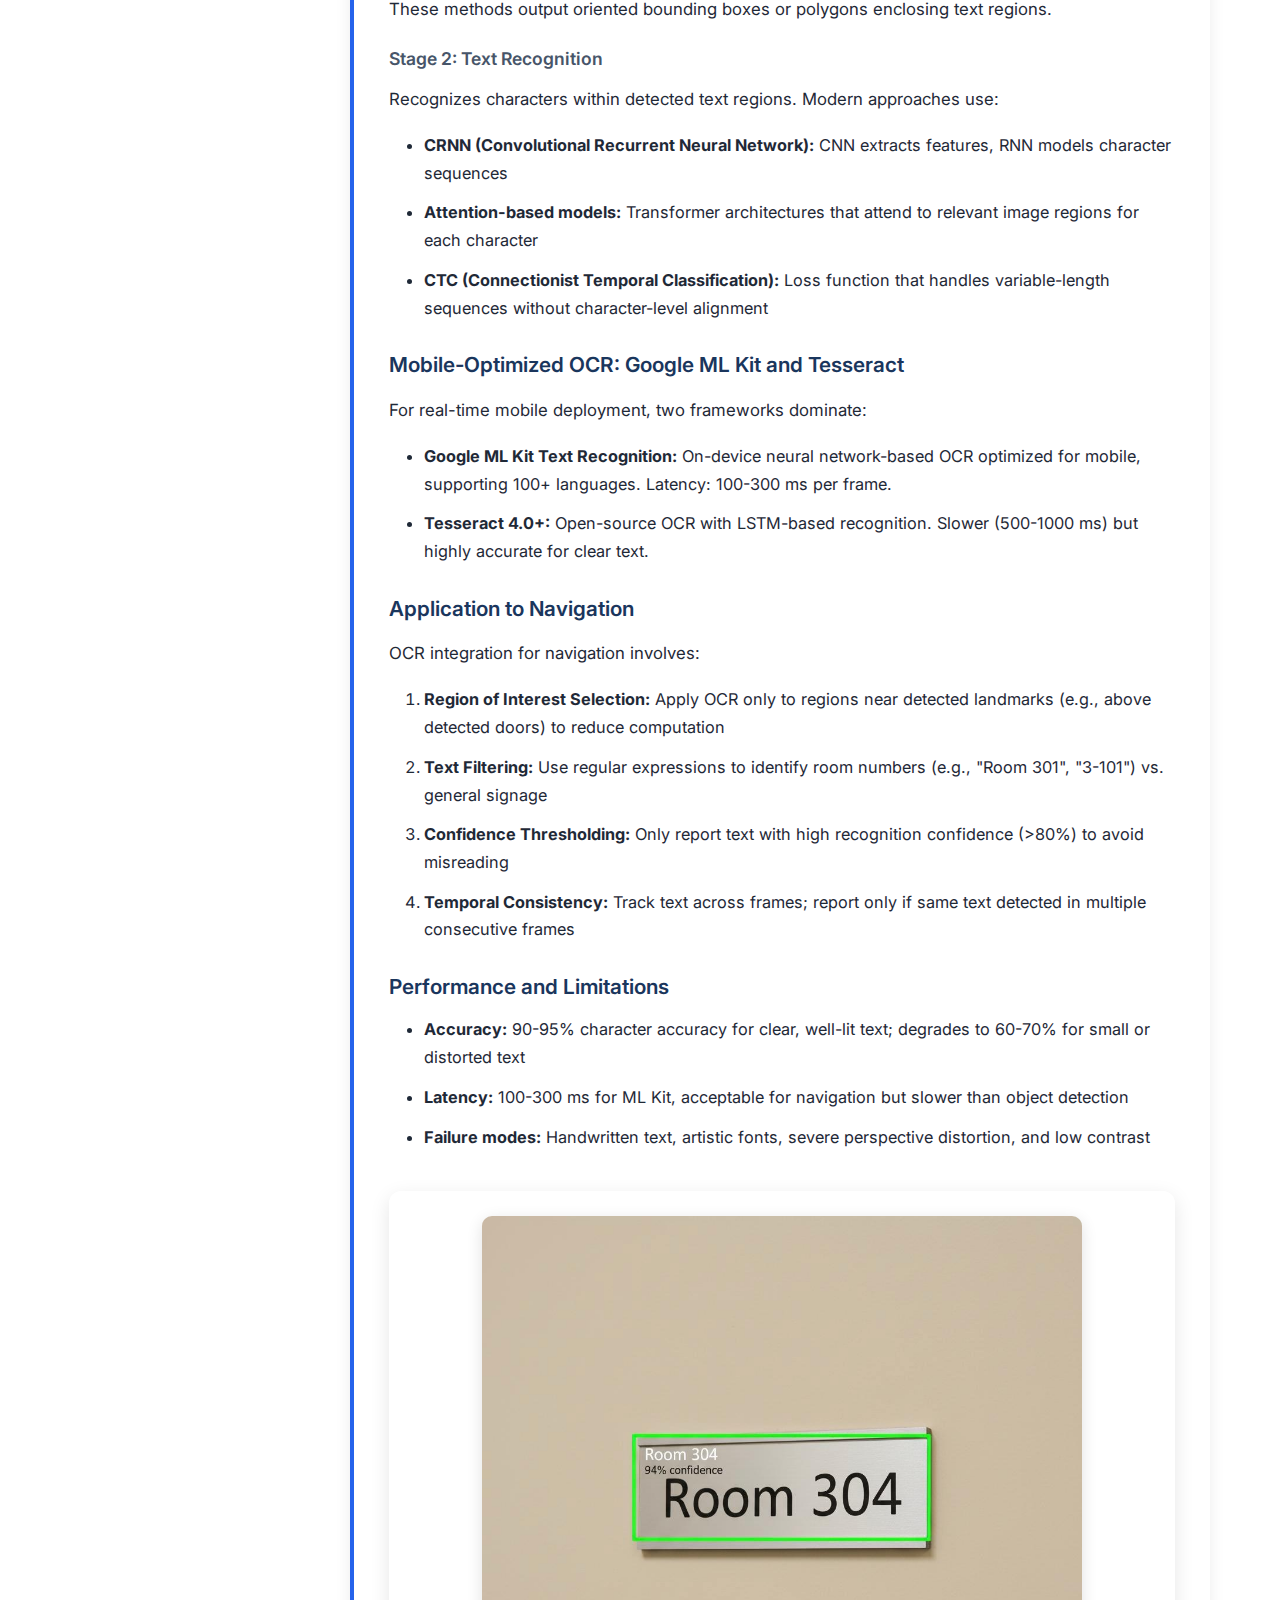
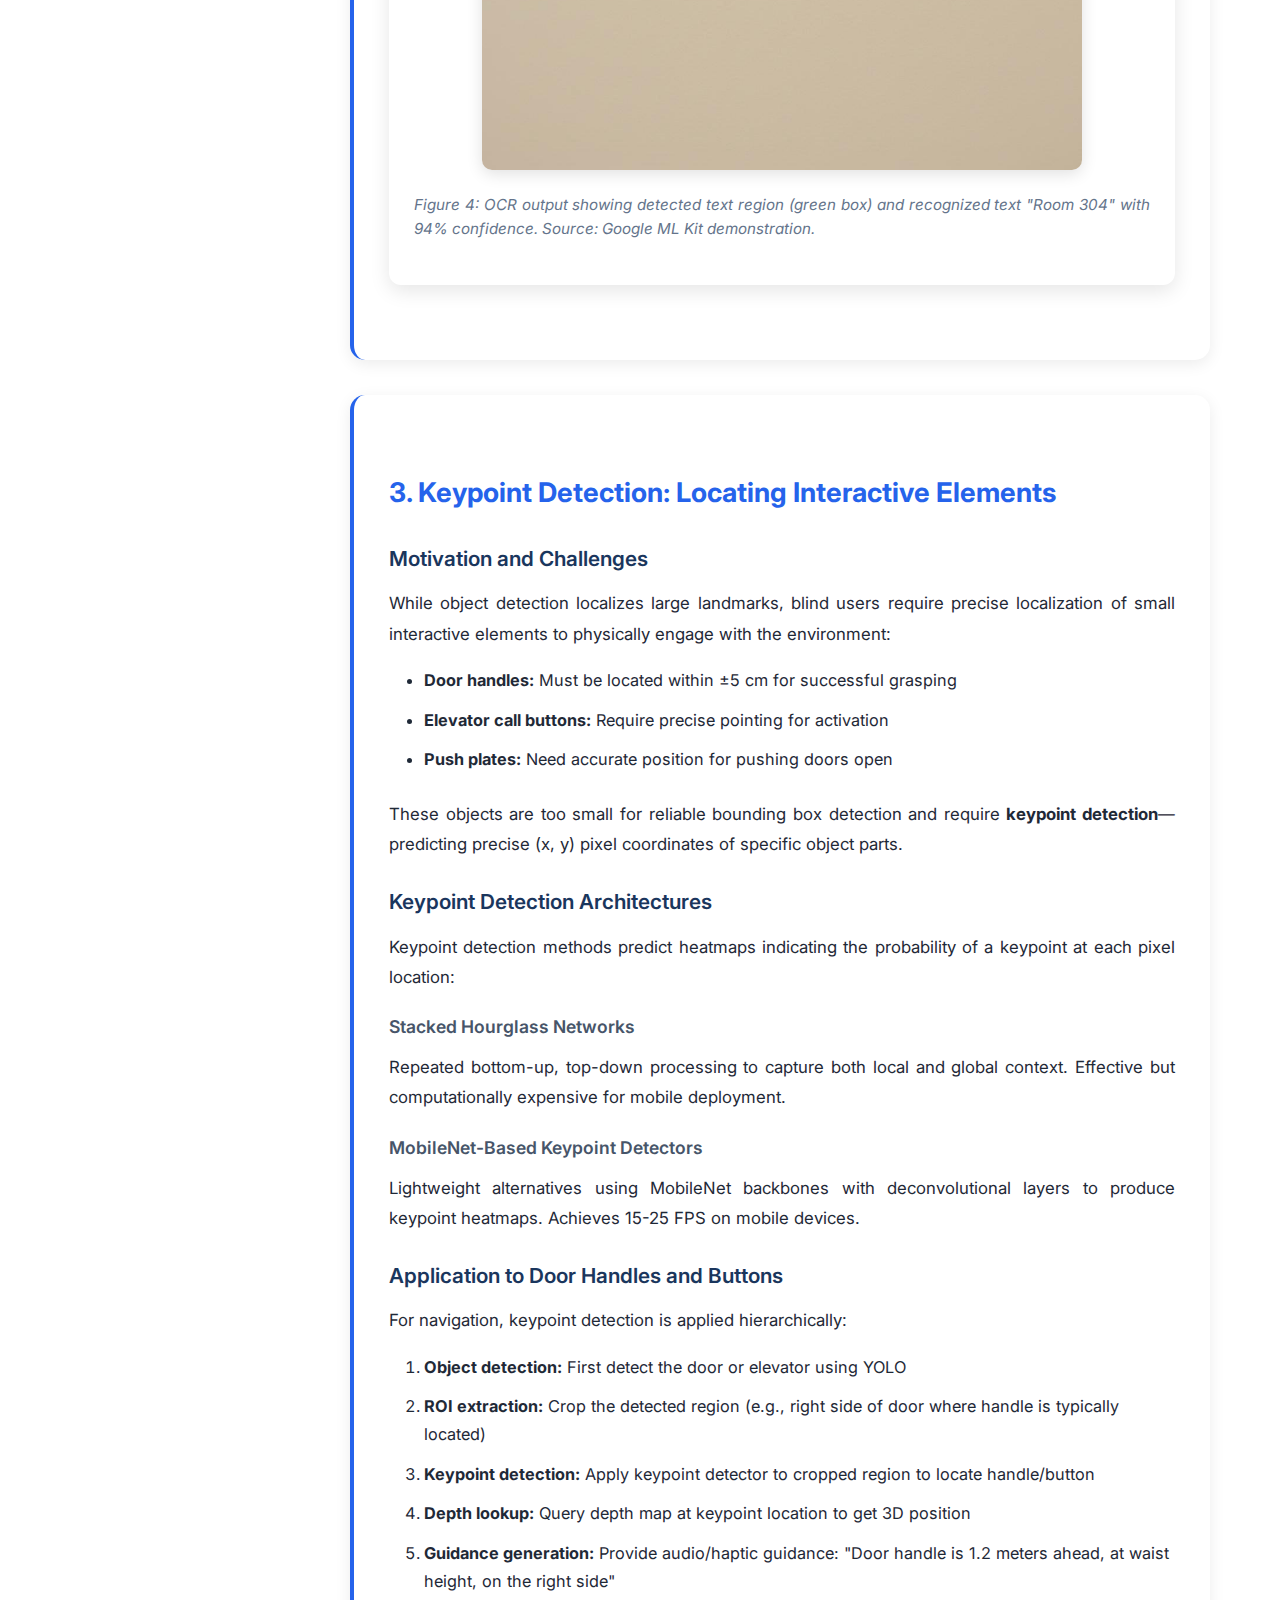
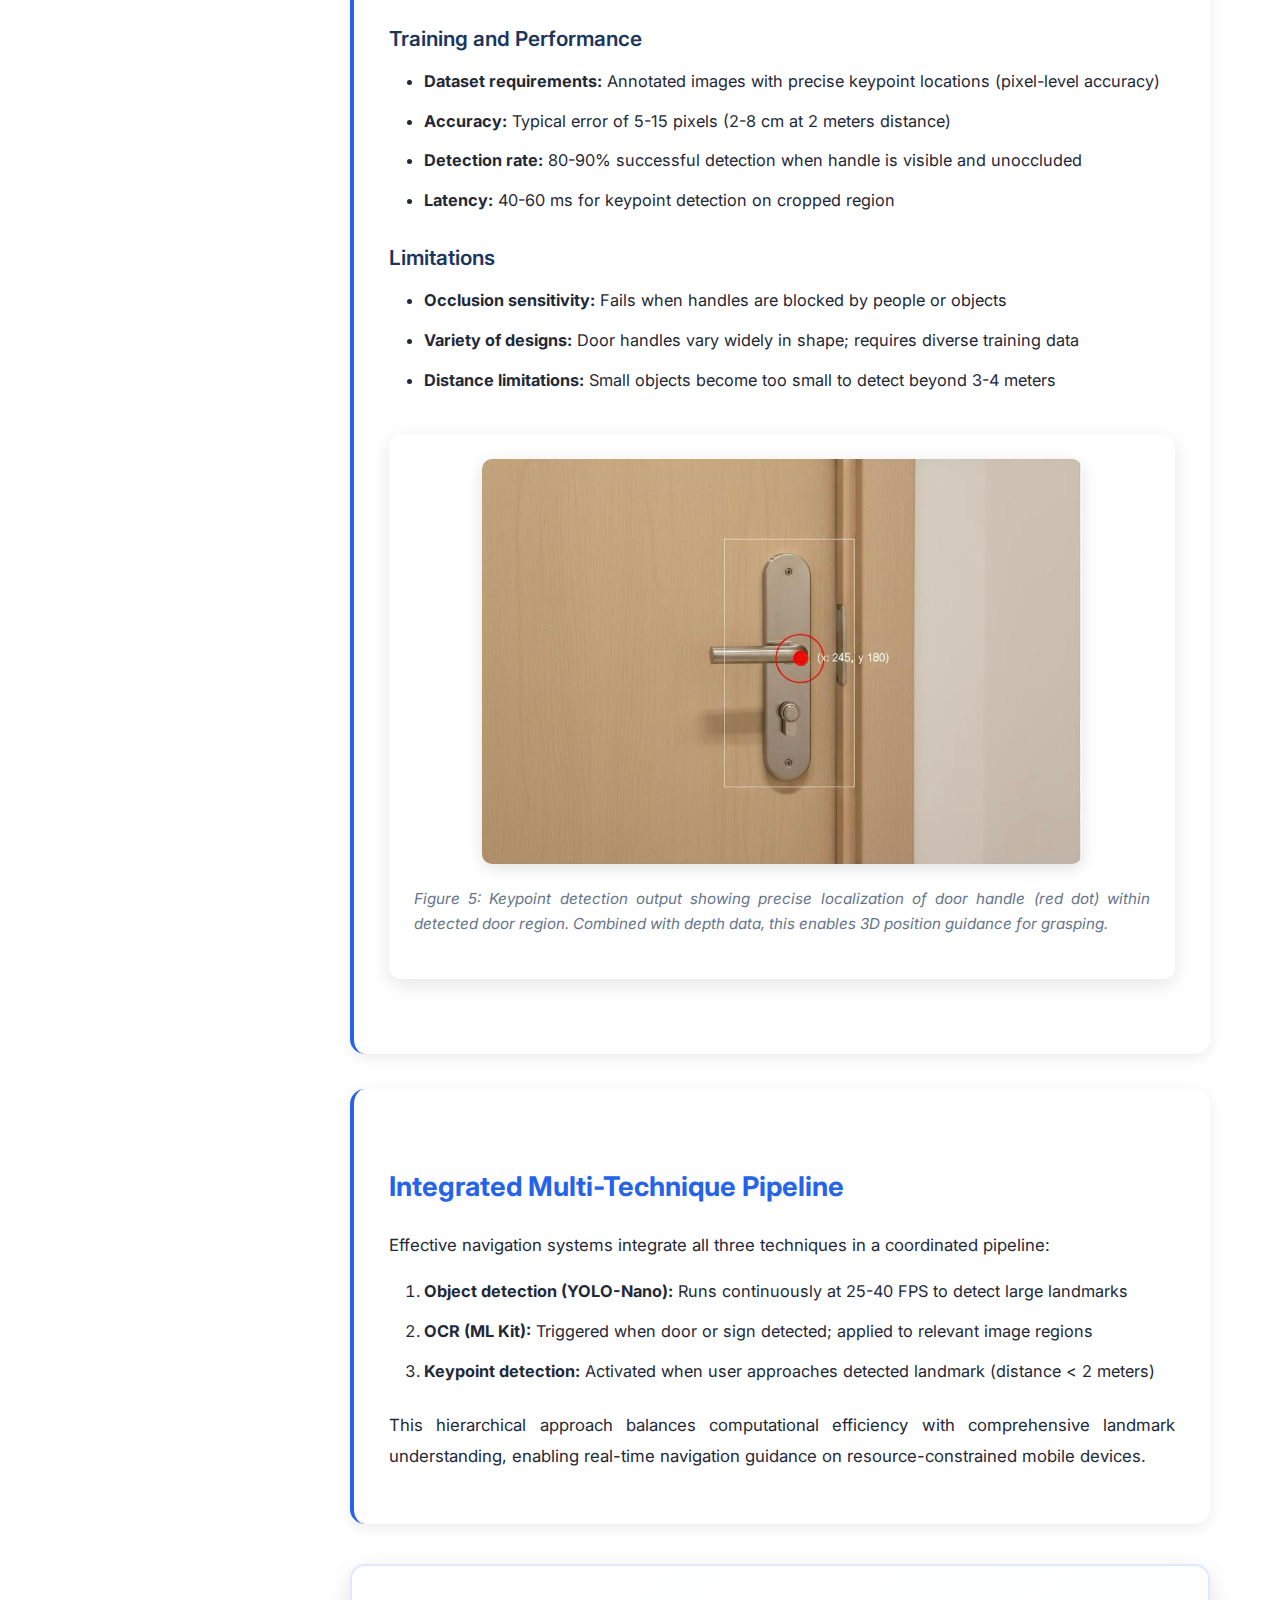
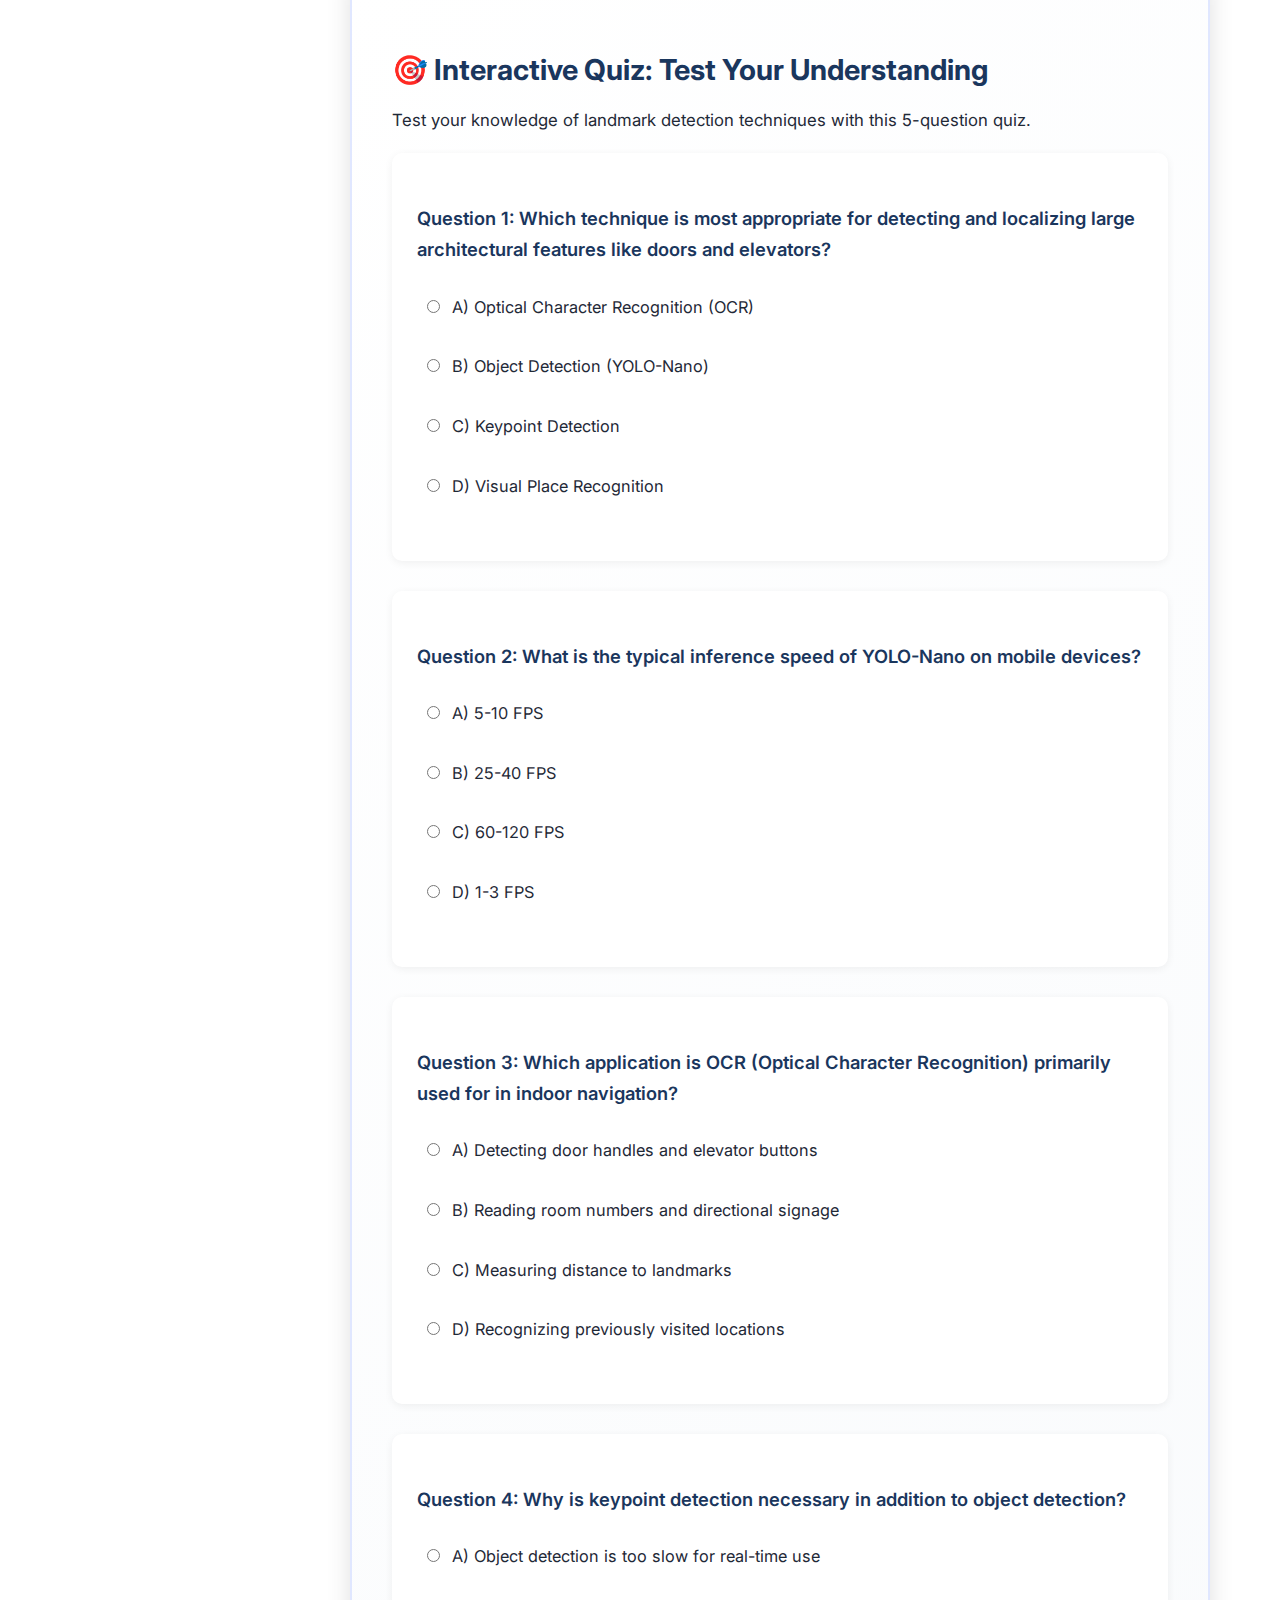
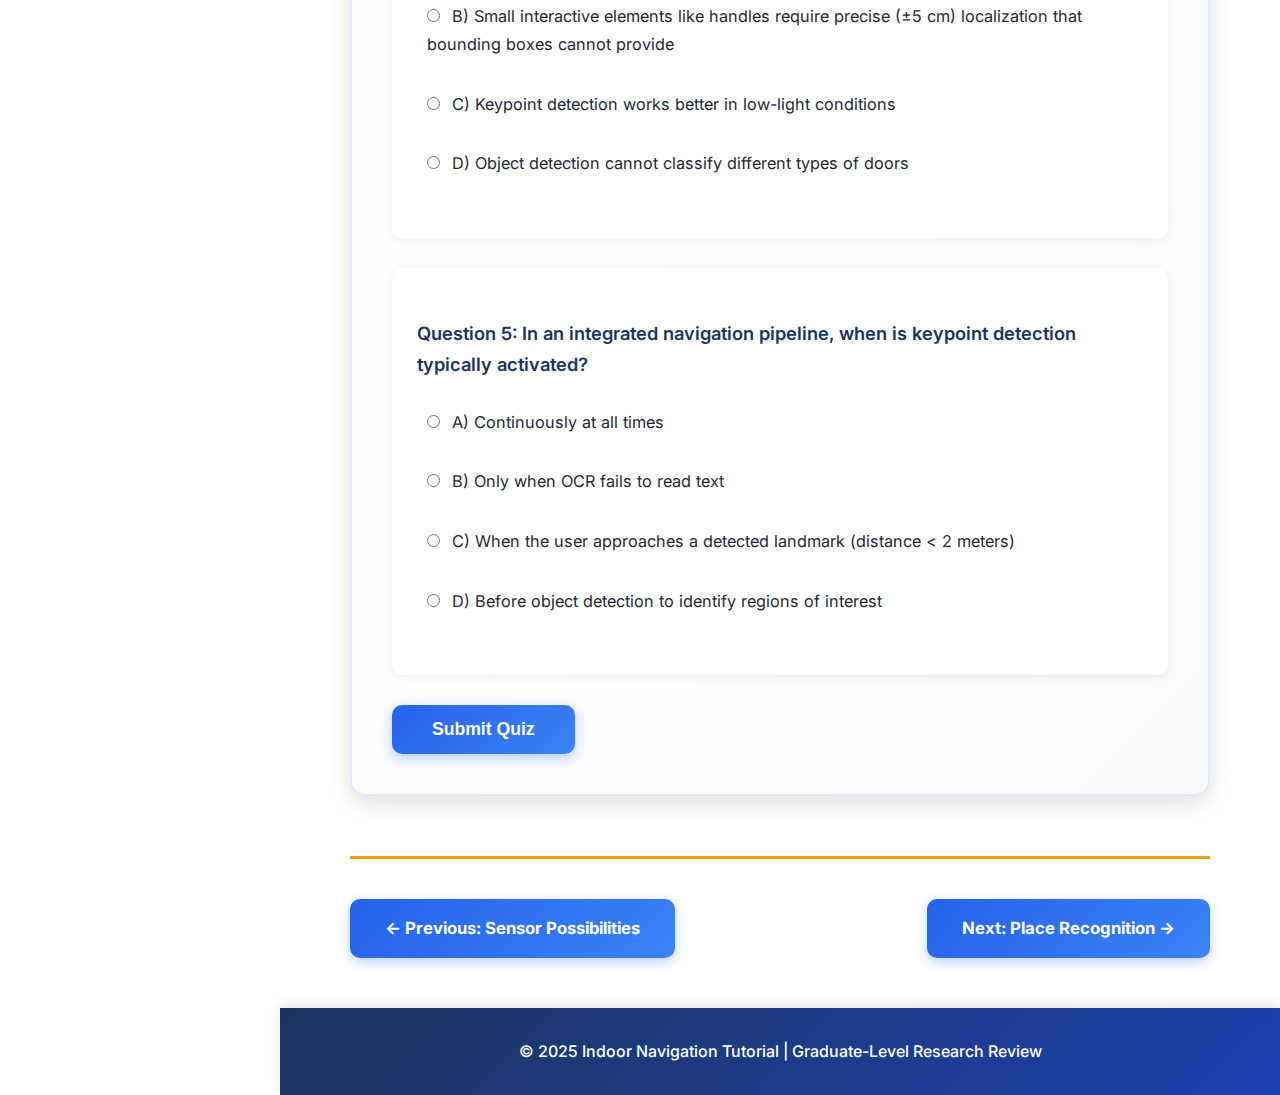
<file: techniques.html>
<!DOCTYPE html>
<html lang="en">
<head>
    <meta charset="UTF-8">
    <meta name="viewport" content="width=device-width, initial-scale=1.0">
    <title>Landmark Detection Techniques | Indoor Navigation Tutorial</title>
    <link rel="stylesheet" href="styles.css">
</head>
<body>
    <nav class="sidebar">
        <div class="nav-header">
            <h2>Navigation</h2>
        </div>
        <ul class="nav-links">
            <li><a href="index.html">Introduction</a></li>
            <li><a href="sensors.html">Sensor Possibilities</a></li>
            <li><a href="techniques.html" class="active">Detection Techniques</a></li>
            <li><a href="context.html">Place Recognition</a></li>
            <li><a href="review.html">Successes & Failures</a></li>
            <li><a href="future.html">Challenges & Future</a></li>
            <li><a href="bibliography.html">Bibliography</a></li>
        </ul>
    </nav>

    <main class="content">
        <header class="page-header">
            <h1>Landmark Detection Techniques</h1>
            <p class="subtitle">Computer Vision Methods for Indoor Navigation</p>
        </header>

        <!-- AUDIO PLACEHOLDER: Add a voice track here summarizing the detection techniques -->
        <div class="audio-container">
            <audio controls>
                <source src="audio/page3-techniques.mp3" type="audio/mpeg">
                Your browser does not support the audio element.
            </audio>
            <p class="audio-caption">🔊 Audio Summary (2:30)</p>
        </div>

        <section class="techniques-section">
            <h2>Overview of Detection Methodologies</h2>
            <p>
                Indoor navigation for blind users requires the detection and localization of diverse landmark types, each with distinct visual characteristics and spatial scales. This necessitates a multi-technique approach combining three complementary computer vision methodologies: <strong>object detection</strong> for large architectural landmarks, <strong>optical character recognition (OCR)</strong> for textual information, and <strong>keypoint detection</strong> for small interactive elements. This section provides graduate-level analysis of each technique, with emphasis on mobile-optimized implementations suitable for real-time smartphone deployment.
            </p>

            <div class="technique-analysis">
                <h3>1. Object Detection: Localizing Large Landmarks</h3>
                
                <h4>Problem Formulation</h4>
                <p>
                    Object detection addresses the task of identifying and spatially localizing instances of predefined object categories within an image. For indoor navigation, target categories include doors, elevators, stairs, escalators, exit signs, and restroom indicators. The detector must output:
                </p>
                <ul>
                    <li><strong>Class label:</strong> The category of detected object (e.g., "door", "elevator")</li>
                    <li><strong>Bounding box:</strong> Spatial coordinates (x, y, width, height) defining the object's location in the image</li>
                    <li><strong>Confidence score:</strong> Probability that the detection is correct</li>
                </ul>

                <h4>Lightweight Model Architectures</h4>
                <p>
                    Real-time mobile deployment imposes strict constraints on model size and computational complexity. Two architecture families dominate mobile object detection:
                </p>

                <h5>MobileNet-Based Detectors</h5>
                <p>
                    MobileNet architectures employ <strong>depthwise separable convolutions</strong> to dramatically reduce computational cost while maintaining accuracy <a href="bibliography.html#ref5" class="citation">[5]</a>. A standard convolution is factored into:
                </p>
                <ul>
                    <li><strong>Depthwise convolution:</strong> Applies a single filter per input channel</li>
                    <li><strong>Pointwise convolution:</strong> 1×1 convolution to combine channel outputs</li>
                </ul>
                <p>
                    This factorization reduces computation by a factor of 8-9× compared to standard convolutions. MobileNetV2 and V3 further incorporate:
                </p>
                <ul>
                    <li><strong>Inverted residual blocks:</strong> Expand-project structure that maintains information flow</li>
                    <li><strong>Linear bottlenecks:</strong> Prevent information loss in low-dimensional representations</li>
                    <li><strong>Squeeze-and-excitation blocks:</strong> Channel-wise attention mechanisms</li>
                </ul>
                <p>
                    <strong>MobileNet-SSD</strong> (Single Shot Detector) combines MobileNet feature extraction with multi-scale detection heads, achieving 20-30 FPS on mobile devices with 5-10 MB model size.
                </p>

                <h5>YOLO-Nano and Lightweight YOLO Variants</h5>
                <p>
                    YOLO (You Only Look Once) architectures perform detection in a single forward pass, making them inherently fast. YOLO-Nano represents an extreme compression of the YOLO architecture optimized for mobile deployment:
                </p>
                <ul>
                    <li><strong>Model size:</strong> 4-6 MB (compared to 200+ MB for full YOLOv3)</li>
                    <li><strong>Inference speed:</strong> 25-40 FPS on mobile GPUs</li>
                    <li><strong>Architecture:</strong> Reduced channel counts, fewer detection scales, and efficient activation functions</li>
                </ul>

                <div class="algorithm-box">
                    <h4>Algorithm 1: YOLO-Nano Detection Pipeline for Indoor Landmarks</h4>
                    <pre>
INPUT: RGB image I (H × W × 3), depth map D (H × W)
OUTPUT: Detected landmarks L = {(class, bbox, distance)}

1. PREPROCESSING:
   - Resize I to 416×416 (YOLO input size)
   - Normalize pixel values to [0, 1]
   - Convert to tensor format

2. FEATURE EXTRACTION (Backbone):
   FOR each layer l in [1..12]:  // Reduced from 53 in full YOLO
       IF l uses depthwise separable convolution:
           features[l] = DepthwiseConv(features[l-1])
           features[l] = PointwiseConv(features[l])
       ELSE:
           features[l] = StandardConv(features[l-1])
       features[l] = BatchNorm(features[l])
       features[l] = LeakyReLU(features[l])

3. MULTI-SCALE DETECTION (Detection Heads):
   // Three detection scales for objects of different sizes
   detections_large = DetectionHead(features[12])   // 13×13 grid, large objects
   detections_medium = DetectionHead(features[9])   // 26×26 grid, medium objects
   detections_small = DetectionHead(features[6])    // 52×52 grid, small objects

4. PREDICTION DECODING:
   FOR each detection scale s:
       FOR each grid cell (i, j):
           FOR each anchor box a:
               // Each prediction: [x, y, w, h, confidence, class_probs]
               pred = detections_s[i, j, a]
               
               // Decode bounding box coordinates
               bbox.x = (sigmoid(pred.x) + i) / grid_width
               bbox.y = (sigmoid(pred.y) + j) / grid_height
               bbox.w = anchor_w[a] * exp(pred.w)
               bbox.h = anchor_h[a] * exp(pred.h)
               
               // Compute confidence and class
               confidence = sigmoid(pred.confidence)
               class_id = argmax(softmax(pred.class_probs))
               class_prob = max(softmax(pred.class_probs))
               
               final_score = confidence * class_prob
               
               IF final_score > threshold (e.g., 0.5):
                   candidates.add((class_id, bbox, final_score))

5. NON-MAXIMUM SUPPRESSION (NMS):
   // Remove duplicate detections of same object
   L = []
   SORT candidates by final_score (descending)
   WHILE candidates not empty:
       best = candidates.pop_first()
       L.add(best)
       
       // Remove overlapping detections
       FOR each remaining candidate c:
           IF IoU(best.bbox, c.bbox) > NMS_threshold (e.g., 0.4):
               candidates.remove(c)

6. DEPTH INTEGRATION:
   FOR each detection (class, bbox, score) in L:
       // Extract depth at bounding box center
       center_x = bbox.x * W
       center_y = bbox.y * H
       
       // Average depth in central region (robust to noise)
       depth_region = D[center_y-10:center_y+10, center_x-10:center_x+10]
       distance = median(depth_region)
       
       // Update detection with distance
       detection.distance = distance

7. RETURN L (detected landmarks with 3D positions)

COMPUTATIONAL COMPLEXITY:
- Feature extraction: ~0.5 GFLOPs (vs. 65 GFLOPs for full YOLOv3)
- Detection heads: ~0.1 GFLOPs
- Total: ~0.6 GFLOPs → 25-40 FPS on mobile GPU
- Model parameters: ~1.5M (vs. 62M for YOLOv3)
- Model size: 4-6 MB (quantized)
                    </pre>
                </div>

                <h4>Training Considerations</h4>
                <p>
                    Effective deployment requires training on domain-specific data:
                </p>
                <ul>
                    <li><strong>Dataset:</strong> 10,000+ annotated images of indoor landmarks from diverse buildings</li>
                    <li><strong>Data augmentation:</strong> Rotation, brightness/contrast variation, motion blur simulation to improve robustness</li>
                    <li><strong>Transfer learning:</strong> Initialize with COCO-pretrained weights, fine-tune on indoor landmarks</li>
                    <li><strong>Class balancing:</strong> Oversample rare classes (e.g., elevators) to prevent bias toward common classes (doors)</li>
                </ul>

                <h4>Performance Metrics</h4>
                <p>
                    Typical performance for YOLO-Nano on indoor landmarks:
                </p>
                <ul>
                    <li><strong>mAP (mean Average Precision):</strong> 75-85% at IoU threshold 0.5</li>
                    <li><strong>Inference latency:</strong> 25-40 ms per frame on mobile GPU</li>
                    <li><strong>Detection range:</strong> Reliable detection of doors up to 5-7 meters</li>
                </ul>

                <div class="figure">
                    <img src="images/yolo-detection-example.jpg" alt="YOLO detection output showing bounding boxes on doors and elevator" style="max-width: 700px;">
                    <p class="figure-caption">Figure 3: YOLO-Nano detection output in an office hallway, showing bounding boxes and confidence scores for detected doors and elevator. Processing time: 28 ms on Snapdragon 865 GPU.</p>
                </div>
            </div>

            <div class="technique-analysis">
                <h3>2. Text Recognition (OCR): Reading Room Numbers and Signage</h3>
                
                <h4>Problem Scope</h4>
                <p>
                    Optical Character Recognition (OCR) enables reading of textual information critical for navigation: room numbers, directional signs ("Exit", "Restroom"), and building directories. Unlike general OCR, navigation OCR must handle:
                </p>
                <ul>
                    <li><strong>Varied fonts and sizes:</strong> From large exit signs to small room number plates</li>
                    <li><strong>Perspective distortion:</strong> Text viewed at angles rather than frontally</li>
                    <li><strong>Partial occlusion:</strong> Text partially blocked by people or objects</li>
                    <li><strong>Variable lighting:</strong> Shadows, glare, and backlighting</li>
                </ul>

                <h4>Modern OCR Pipeline</h4>
                <p>
                    State-of-the-art mobile OCR systems employ a two-stage pipeline:
                </p>

                <h5>Stage 1: Text Detection</h5>
                <p>
                    Locates regions containing text within the image. Efficient methods include:
                </p>
                <ul>
                    <li><strong>EAST (Efficient and Accurate Scene Text Detector):</strong> Single-shot detector that predicts text regions and their orientations</li>
                    <li><strong>DB (Differentiable Binarization):</strong> Segments text regions using learnable thresholding</li>
                </ul>
                <p>
                    These methods output oriented bounding boxes or polygons enclosing text regions.
                </p>

                <h5>Stage 2: Text Recognition</h5>
                <p>
                    Recognizes characters within detected text regions. Modern approaches use:
                </p>
                <ul>
                    <li><strong>CRNN (Convolutional Recurrent Neural Network):</strong> CNN extracts features, RNN models character sequences</li>
                    <li><strong>Attention-based models:</strong> Transformer architectures that attend to relevant image regions for each character</li>
                    <li><strong>CTC (Connectionist Temporal Classification):</strong> Loss function that handles variable-length sequences without character-level alignment</li>
                </ul>

                <h4>Mobile-Optimized OCR: Google ML Kit and Tesseract</h4>
                <p>
                    For real-time mobile deployment, two frameworks dominate:
                </p>
                <ul>
                    <li><strong>Google ML Kit Text Recognition:</strong> On-device neural network-based OCR optimized for mobile, supporting 100+ languages. Latency: 100-300 ms per frame.</li>
                    <li><strong>Tesseract 4.0+:</strong> Open-source OCR with LSTM-based recognition. Slower (500-1000 ms) but highly accurate for clear text.</li>
                </ul>

                <h4>Application to Navigation</h4>
                <p>
                    OCR integration for navigation involves:
                </p>
                <ol>
                    <li><strong>Region of Interest Selection:</strong> Apply OCR only to regions near detected landmarks (e.g., above detected doors) to reduce computation</li>
                    <li><strong>Text Filtering:</strong> Use regular expressions to identify room numbers (e.g., "Room 301", "3-101") vs. general signage</li>
                    <li><strong>Confidence Thresholding:</strong> Only report text with high recognition confidence (>80%) to avoid misreading</li>
                    <li><strong>Temporal Consistency:</strong> Track text across frames; report only if same text detected in multiple consecutive frames</li>
                </ol>

                <h4>Performance and Limitations</h4>
                <ul>
                    <li><strong>Accuracy:</strong> 90-95% character accuracy for clear, well-lit text; degrades to 60-70% for small or distorted text</li>
                    <li><strong>Latency:</strong> 100-300 ms for ML Kit, acceptable for navigation but slower than object detection</li>
                    <li><strong>Failure modes:</strong> Handwritten text, artistic fonts, severe perspective distortion, and low contrast</li>
                </ul>

                <div class="figure">
                    <img src="images/ocr-room-number.jpg" alt="OCR detection of room number on door plate" style="max-width: 600px;">
                    <p class="figure-caption">Figure 4: OCR output showing detected text region (green box) and recognized text "Room 304" with 94% confidence. Source: Google ML Kit demonstration.</p>
                </div>
            </div>

            <div class="technique-analysis">
                <h3>3. Keypoint Detection: Locating Interactive Elements</h3>
                
                <h4>Motivation and Challenges</h4>
                <p>
                    While object detection localizes large landmarks, blind users require precise localization of small interactive elements to physically engage with the environment:
                </p>
                <ul>
                    <li><strong>Door handles:</strong> Must be located within ±5 cm for successful grasping</li>
                    <li><strong>Elevator call buttons:</strong> Require precise pointing for activation</li>
                    <li><strong>Push plates:</strong> Need accurate position for pushing doors open</li>
                </ul>
                <p>
                    These objects are too small for reliable bounding box detection and require <strong>keypoint detection</strong>—predicting precise (x, y) pixel coordinates of specific object parts.
                </p>

                <h4>Keypoint Detection Architectures</h4>
                <p>
                    Keypoint detection methods predict heatmaps indicating the probability of a keypoint at each pixel location:
                </p>

                <h5>Stacked Hourglass Networks</h5>
                <p>
                    Repeated bottom-up, top-down processing to capture both local and global context. Effective but computationally expensive for mobile deployment.
                </p>

                <h5>MobileNet-Based Keypoint Detectors</h5>
                <p>
                    Lightweight alternatives using MobileNet backbones with deconvolutional layers to produce keypoint heatmaps. Achieves 15-25 FPS on mobile devices.
                </p>

                <h4>Application to Door Handles and Buttons</h4>
                <p>
                    For navigation, keypoint detection is applied hierarchically:
                </p>
                <ol>
                    <li><strong>Object detection:</strong> First detect the door or elevator using YOLO</li>
                    <li><strong>ROI extraction:</strong> Crop the detected region (e.g., right side of door where handle is typically located)</li>
                    <li><strong>Keypoint detection:</strong> Apply keypoint detector to cropped region to locate handle/button</li>
                    <li><strong>Depth lookup:</strong> Query depth map at keypoint location to get 3D position</li>
                    <li><strong>Guidance generation:</strong> Provide audio/haptic guidance: "Door handle is 1.2 meters ahead, at waist height, on the right side"</li>
                </ol>

                <h4>Training and Performance</h4>
                <ul>
                    <li><strong>Dataset requirements:</strong> Annotated images with precise keypoint locations (pixel-level accuracy)</li>
                    <li><strong>Accuracy:</strong> Typical error of 5-15 pixels (2-8 cm at 2 meters distance)</li>
                    <li><strong>Detection rate:</strong> 80-90% successful detection when handle is visible and unoccluded</li>
                    <li><strong>Latency:</strong> 40-60 ms for keypoint detection on cropped region</li>
                </ul>

                <h4>Limitations</h4>
                <ul>
                    <li><strong>Occlusion sensitivity:</strong> Fails when handles are blocked by people or objects</li>
                    <li><strong>Variety of designs:</strong> Door handles vary widely in shape; requires diverse training data</li>
                    <li><strong>Distance limitations:</strong> Small objects become too small to detect beyond 3-4 meters</li>
                </ul>

                <div class="figure">
                    <img src="images/keypoint-door-handle.jpg" alt="Keypoint detection showing precise location of door handle" style="max-width: 600px;">
                    <p class="figure-caption">Figure 5: Keypoint detection output showing precise localization of door handle (red dot) within detected door region. Combined with depth data, this enables 3D position guidance for grasping.</p>
                </div>
            </div>

            <div class="technique-integration">
                <h3>Integrated Multi-Technique Pipeline</h3>
                <p>
                    Effective navigation systems integrate all three techniques in a coordinated pipeline:
                </p>
                <ol>
                    <li><strong>Object detection (YOLO-Nano):</strong> Runs continuously at 25-40 FPS to detect large landmarks</li>
                    <li><strong>OCR (ML Kit):</strong> Triggered when door or sign detected; applied to relevant image regions</li>
                    <li><strong>Keypoint detection:</strong> Activated when user approaches detected landmark (distance < 2 meters)</li>
                </ol>
                <p>
                    This hierarchical approach balances computational efficiency with comprehensive landmark understanding, enabling real-time navigation guidance on resource-constrained mobile devices.
                </p>
            </div>

            <div class="quiz-container" id="interactive-quiz">
                <h3>🎯 Interactive Quiz: Test Your Understanding</h3>
                <p>Test your knowledge of landmark detection techniques with this 5-question quiz.</p>

                <form id="quiz-form">
                    <div class="quiz-question">
                        <h4>Question 1: Which technique is most appropriate for detecting and localizing large architectural features like doors and elevators?</h4>
                        <ul class="quiz-options">
                            <li><input type="radio" name="q1" value="a" id="q1a"><label for="q1a">A) Optical Character Recognition (OCR)</label></li>
                            <li><input type="radio" name="q1" value="b" id="q1b"><label for="q1b">B) Object Detection (YOLO-Nano)</label></li>
                            <li><input type="radio" name="q1" value="c" id="q1c"><label for="q1c">C) Keypoint Detection</label></li>
                            <li><input type="radio" name="q1" value="d" id="q1d"><label for="q1d">D) Visual Place Recognition</label></li>
                        </ul>
                    </div>

                    <div class="quiz-question">
                        <h4>Question 2: What is the typical inference speed of YOLO-Nano on mobile devices?</h4>
                        <ul class="quiz-options">
                            <li><input type="radio" name="q2" value="a" id="q2a"><label for="q2a">A) 5-10 FPS</label></li>
                            <li><input type="radio" name="q2" value="b" id="q2b"><label for="q2b">B) 25-40 FPS</label></li>
                            <li><input type="radio" name="q2" value="c" id="q2c"><label for="q2c">C) 60-120 FPS</label></li>
                            <li><input type="radio" name="q2" value="d" id="q2d"><label for="q2d">D) 1-3 FPS</label></li>
                        </ul>
                    </div>

                    <div class="quiz-question">
                        <h4>Question 3: Which application is OCR (Optical Character Recognition) primarily used for in indoor navigation?</h4>
                        <ul class="quiz-options">
                            <li><input type="radio" name="q3" value="a" id="q3a"><label for="q3a">A) Detecting door handles and elevator buttons</label></li>
                            <li><input type="radio" name="q3" value="b" id="q3b"><label for="q3b">B) Reading room numbers and directional signage</label></li>
                            <li><input type="radio" name="q3" value="c" id="q3c"><label for="q3c">C) Measuring distance to landmarks</label></li>
                            <li><input type="radio" name="q3" value="d" id="q3d"><label for="q3d">D) Recognizing previously visited locations</label></li>
                        </ul>
                    </div>

                    <div class="quiz-question">
                        <h4>Question 4: Why is keypoint detection necessary in addition to object detection?</h4>
                        <ul class="quiz-options">
                            <li><input type="radio" name="q4" value="a" id="q4a"><label for="q4a">A) Object detection is too slow for real-time use</label></li>
                            <li><input type="radio" name="q4" value="b" id="q4b"><label for="q4b">B) Small interactive elements like handles require precise (±5 cm) localization that bounding boxes cannot provide</label></li>
                            <li><input type="radio" name="q4" value="c" id="q4c"><label for="q4c">C) Keypoint detection works better in low-light conditions</label></li>
                            <li><input type="radio" name="q4" value="d" id="q4d"><label for="q4d">D) Object detection cannot classify different types of doors</label></li>
                        </ul>
                    </div>

                    <div class="quiz-question">
                        <h4>Question 5: In an integrated navigation pipeline, when is keypoint detection typically activated?</h4>
                        <ul class="quiz-options">
                            <li><input type="radio" name="q5" value="a" id="q5a"><label for="q5a">A) Continuously at all times</label></li>
                            <li><input type="radio" name="q5" value="b" id="q5b"><label for="q5b">B) Only when OCR fails to read text</label></li>
                            <li><input type="radio" name="q5" value="c" id="q5c"><label for="q5c">C) When the user approaches a detected landmark (distance < 2 meters)</label></li>
                            <li><input type="radio" name="q5" value="d" id="q5d"><label for="q5d">D) Before object detection to identify regions of interest</label></li>
                        </ul>
                    </div>

                    <button type="button" class="quiz-submit" onclick="checkQuiz()">Submit Quiz</button>
                </form>

                <div id="quiz-result" class="quiz-result"></div>
            </div>
        </section>

        <script>
            function checkQuiz() {
                const answers = {
                    q1: 'b',
                    q2: 'b',
                    q3: 'b',
                    q4: 'b',
                    q5: 'c'
                };

                const explanations = {
                    q1: 'Object Detection (YOLO-Nano) is specifically designed to detect and localize large objects like doors and elevators, providing bounding boxes around them.',
                    q2: 'YOLO-Nano achieves 25-40 FPS on mobile GPUs, making it suitable for real-time navigation applications.',
                    q3: 'OCR is used to read textual information such as room numbers, exit signs, and directional signage that provide semantic navigation information.',
                    q4: 'Keypoint detection provides precise pixel-level localization (±5 cm accuracy) needed for small interactive elements like door handles, which bounding boxes cannot provide with sufficient precision.',
                    q5: 'Keypoint detection is computationally expensive, so it is activated hierarchically only when the user approaches a detected landmark (within 2 meters) where precise interaction guidance is needed.'
                };

                let score = 0;
                let totalQuestions = 5;
                let resultHTML = '<h4>Quiz Results</h4>';

                for (let i = 1; i <= totalQuestions; i++) {
                    const questionName = 'q' + i;
                    const selectedAnswer = document.querySelector(`input[name="${questionName}"]:checked`);

                    if (!selectedAnswer) {
                        resultHTML += `<p><strong>Question ${i}:</strong> Not answered</p>`;
                        continue;
                    }

                    const userAnswer = selectedAnswer.value;
                    const correctAnswer = answers[questionName];

                    if (userAnswer === correctAnswer) {
                        score++;
                        resultHTML += `<p><strong>Question ${i}:</strong> ✅ Correct! ${explanations[questionName]}</p>`;
                    } else {
                        resultHTML += `<p><strong>Question ${i}:</strong> ❌ Incorrect. ${explanations[questionName]}</p>`;
                    }
                }

                const percentage = (score / totalQuestions) * 100;
                let resultClass = 'incorrect';
                let resultMessage = '';

                if (percentage >= 80) {
                    resultClass = 'correct';
                    resultMessage = `Excellent! You scored ${score}/${totalQuestions} (${percentage}%). You have a strong understanding of landmark detection techniques.`;
                } else if (percentage >= 60) {
                    resultClass = 'correct';
                    resultMessage = `Good job! You scored ${score}/${totalQuestions} (${percentage}%). Review the explanations below to strengthen your understanding.`;
                } else {
                    resultMessage = `You scored ${score}/${totalQuestions} (${percentage}%). Please review the material and try again.`;
                }

                resultHTML = `<p style="font-size: 1.2em; font-weight: bold;">${resultMessage}</p>` + resultHTML;

                const resultDiv = document.getElementById('quiz-result');
                resultDiv.innerHTML = resultHTML;
                resultDiv.className = 'quiz-result ' + resultClass;
                resultDiv.style.display = 'block';

                // Scroll to results
                resultDiv.scrollIntoView({ behavior: 'smooth', block: 'nearest' });
            }
        </script>

        <div class="navigation-footer">
            <a href="sensors.html" class="prev-page">← Previous: Sensor Possibilities</a>
            <a href="context.html" class="next-page">Next: Place Recognition →</a>
        </div>
    </main>

    <footer class="site-footer">
        <p>&copy; 2025 Indoor Navigation Tutorial | Graduate-Level Research Review</p>
    </footer>
</body>
</html>
</file>
<file: styles.css>
/* Import Google Fonts */
@import url('https://fonts.googleapis.com/css2?family=Inter:wght@400;500;600;700;800&family=Fira+Code:wght@400;500;600&display=swap');

/* Global Styles */
* {
    margin: 0;
    padding: 0;
    box-sizing: border-box;
}

:root {
    --primary-color: #1a365d;
    --secondary-color: #2563eb;
    --accent-color: #f59e0b;
    --text-color: #1f2937;
    --bg-color: #f0f4f8;
    --sidebar-bg: linear-gradient(180deg, #1e3a8a 0%, #1e40af 50%, #2563eb 100%);
    --card-bg: #ffffff;
    --sidebar-width: 280px;
    --header-height: 80px;
}

body {
    font-family: 'Inter', 'Roboto', -apple-system, BlinkMacSystemFont, 'Segoe UI', sans-serif;
    line-height: 1.7;
    color: var(--text-color);
    background: linear-gradient(135deg, #e0e7ff 0%, #f0f4f8 50%, #dbeafe 100%);
    background-attachment: fixed;
}

/* Sidebar Navigation */
.sidebar {
    position: fixed;
    left: 0;
    top: 0;
    width: var(--sidebar-width);
    height: 100vh;
    background: var(--sidebar-bg);
    color: white;
    padding: 30px 20px;
    overflow-y: auto;
    box-shadow: 4px 0 20px rgba(0,0,0,0.15);
    z-index: 1000;
    backdrop-filter: blur(10px);
}

.nav-header {
    margin-bottom: 35px;
    padding-bottom: 25px;
    border-bottom: 2px solid rgba(255,255,255,0.3);
}

.nav-header h2 {
    font-size: 1.6rem;
    font-weight: 700;
    letter-spacing: 0.5px;
    text-shadow: 2px 2px 4px rgba(0,0,0,0.2);
}

.nav-links {
    list-style: none;
}

.nav-links li {
    margin-bottom: 8px;
}

.nav-links a {
    display: block;
    color: rgba(255,255,255,0.9);
    text-decoration: none;
    padding: 14px 18px;
    border-radius: 10px;
    transition: all 0.3s cubic-bezier(0.4, 0, 0.2, 1);
    font-size: 0.98rem;
    font-weight: 500;
    border-left: 3px solid transparent;
}

.nav-links a:hover {
    background-color: rgba(255,255,255,0.15);
    color: white;
    transform: translateX(8px);
    border-left-color: var(--accent-color);
}

.nav-links a.active {
    background: linear-gradient(90deg, rgba(245,158,11,0.3) 0%, rgba(245,158,11,0.1) 100%);
    color: white;
    font-weight: 700;
    border-left-color: var(--accent-color);
    box-shadow: 0 4px 12px rgba(245,158,11,0.3);
}

/* Main Content */
.content {
    margin-left: var(--sidebar-width);
    padding: 50px 70px;
    max-width: 1300px;
    min-height: 100vh;
}

/* Page Header */
.page-header {
    margin-bottom: 50px;
    padding: 30px;
    background: linear-gradient(135deg, #ffffff 0%, #f8fafc 100%);
    border-radius: 15px;
    box-shadow: 0 8px 24px rgba(0,0,0,0.08);
    border-left: 5px solid var(--accent-color);
}

.page-header h1 {
    font-size: 2.8rem;
    color: var(--primary-color);
    margin-bottom: 15px;
    line-height: 1.2;
    font-weight: 800;
    letter-spacing: -0.5px;
    background: linear-gradient(135deg, #1a365d 0%, #2563eb 100%);
    -webkit-background-clip: text;
    -webkit-text-fill-color: transparent;
    background-clip: text;
}

.subtitle {
    font-size: 1.3rem;
    color: #64748b;
    font-style: italic;
    font-weight: 500;
}

/* Audio Placeholder */
.audio-placeholder {
    background: linear-gradient(135deg, #6366f1 0%, #8b5cf6 50%, #a855f7 100%);
    color: white;
    padding: 25px 30px;
    border-radius: 12px;
    margin: 35px 0;
    border-left: 6px solid var(--accent-color);
    box-shadow: 0 6px 20px rgba(99,102,241,0.3);
}

.audio-placeholder p {
    margin: 0;
    font-size: 1.05rem;
    font-weight: 500;
    line-height: 1.6;
}

/* Sections */
section {
    margin-bottom: 60px;
}

section h2 {
    font-size: 2.2rem;
    color: var(--primary-color);
    margin-bottom: 30px;
    padding-bottom: 15px;
    border-bottom: 3px solid var(--accent-color);
    font-weight: 700;
    letter-spacing: -0.3px;
}

section h3 {
    font-size: 1.7rem;
    color: var(--secondary-color);
    margin-top: 40px;
    margin-bottom: 20px;
    font-weight: 700;
}

section h4 {
    font-size: 1.3rem;
    color: var(--primary-color);
    margin-top: 25px;
    margin-bottom: 12px;
    font-weight: 600;
}

section h5 {
    font-size: 1.1rem;
    color: #475569;
    margin-top: 20px;
    margin-bottom: 10px;
    font-weight: 600;
}

section p {
    margin-bottom: 18px;
    text-align: justify;
    font-size: 1.05rem;
    line-height: 1.8;
}

section ul, section ol {
    margin-left: 35px;
    margin-bottom: 25px;
}

section li {
    margin-bottom: 12px;
    line-height: 1.7;
    font-size: 1.02rem;
}

/* Special Content Boxes */
.problem-statement, .gps-limitations, .landmark-importance, .existing-approaches, .cv-advantages,
.sensor-analysis, .technique-analysis, .vpr-analysis, .landmark-graph, .context-awareness,
.integration-summary, .system-review, .comparative-analysis, .future-directions, .technical-challenges,
.accessibility-challenges, .future-technologies, .vision-future, .technique-integration {
    background: var(--card-bg);
    padding: 35px;
    border-radius: 15px;
    margin-bottom: 35px;
    box-shadow: 0 4px 16px rgba(0,0,0,0.08);
    border-left: 4px solid var(--secondary-color);
    transition: transform 0.3s ease, box-shadow 0.3s ease;
}

.problem-statement:hover, .gps-limitations:hover, .landmark-importance:hover,
.existing-approaches:hover, .cv-advantages:hover, .sensor-analysis:hover,
.technique-analysis:hover, .vpr-analysis:hover, .landmark-graph:hover,
.context-awareness:hover, .integration-summary:hover, .system-review:hover,
.comparative-analysis:hover, .future-directions:hover, .technical-challenges:hover,
.accessibility-challenges:hover, .future-technologies:hover, .vision-future:hover,
.technique-integration:hover {
    transform: translateY(-2px);
    box-shadow: 0 8px 24px rgba(0,0,0,0.12);
}

/* Citations */
.citation {
    color: var(--secondary-color);
    text-decoration: none;
    font-weight: 700;
    transition: all 0.3s ease;
    padding: 2px 6px;
    border-radius: 4px;
}

.citation:hover {
    color: white;
    background-color: var(--secondary-color);
    text-decoration: none;
}

/* Images and Figures */
.figure {
    margin: 40px 0;
    text-align: center;
    background: white;
    padding: 25px;
    border-radius: 12px;
    box-shadow: 0 6px 20px rgba(0,0,0,0.1);
}

.figure img {
    max-width: 100%;
    height: auto;
    border-radius: 10px;
    box-shadow: 0 4px 16px rgba(0,0,0,0.12);
    transition: transform 0.3s ease;
}

.figure img:hover {
    transform: scale(1.02);
}

.figure-caption {
    margin-top: 15px;
    font-style: italic;
    color: #64748b;
    font-size: 0.95rem;
    line-height: 1.6;
}

/* Code and Algorithm Blocks */
.algorithm-box {
    background: linear-gradient(135deg, #f8fafc 0%, #e0e7ff 100%);
    border-left: 5px solid var(--secondary-color);
    padding: 30px;
    margin: 35px 0;
    border-radius: 12px;
    font-family: 'Fira Code', 'Courier New', monospace;
    overflow-x: auto;
    box-shadow: 0 4px 16px rgba(0,0,0,0.08);
}

.algorithm-box h4 {
    margin-top: 0;
    color: var(--primary-color);
    font-size: 1.4rem;
    font-weight: 700;
    margin-bottom: 20px;
}

pre {
    background: linear-gradient(135deg, #1e293b 0%, #334155 100%);
    color: #e2e8f0;
    padding: 25px;
    border-radius: 10px;
    overflow-x: auto;
    line-height: 1.6;
    font-size: 0.95rem;
    box-shadow: inset 0 2px 8px rgba(0,0,0,0.3);
}

code {
    font-family: 'Fira Code', 'Courier New', monospace;
    background: #e0e7ff;
    color: #1e40af;
    padding: 3px 8px;
    border-radius: 5px;
    font-size: 0.92em;
    font-weight: 600;
}

/* Tables */
table {
    width: 100%;
    border-collapse: collapse;
    margin: 30px 0;
    background: white;
    box-shadow: 0 4px 16px rgba(0,0,0,0.1);
    border-radius: 10px;
    overflow: hidden;
}

th, td {
    padding: 16px 20px;
    text-align: left;
    border-bottom: 1px solid #e2e8f0;
}

th {
    background: linear-gradient(135deg, var(--primary-color) 0%, var(--secondary-color) 100%);
    color: white;
    font-weight: 700;
    font-size: 1.05rem;
    letter-spacing: 0.3px;
}

tr:hover {
    background-color: #f1f5f9;
    transition: background-color 0.2s ease;
}

/* Interactive Elements */
.quiz-container {
    background: linear-gradient(135deg, #ffffff 0%, #f8fafc 100%);
    padding: 40px;
    border-radius: 15px;
    box-shadow: 0 8px 24px rgba(0,0,0,0.12);
    margin: 40px 0;
    border: 2px solid #e0e7ff;
}

.quiz-container h3 {
    color: var(--primary-color);
    margin-bottom: 10px;
    font-size: 1.8rem;
}

.quiz-question {
    margin-bottom: 30px;
    padding: 25px;
    background: white;
    border-radius: 10px;
    box-shadow: 0 2px 8px rgba(0,0,0,0.06);
}

.quiz-question h4 {
    color: var(--primary-color);
    margin-bottom: 18px;
    font-size: 1.15rem;
    font-weight: 600;
}

.quiz-options {
    list-style: none;
    margin-left: 0;
}

.quiz-options li {
    margin-bottom: 12px;
    padding: 10px;
    border-radius: 6px;
    transition: background-color 0.2s ease;
}

.quiz-options li:hover {
    background-color: #f1f5f9;
}

.quiz-options input[type="radio"] {
    margin-right: 12px;
    cursor: pointer;
}

.quiz-options label {
    cursor: pointer;
    font-size: 1.02rem;
}

.quiz-submit {
    background: linear-gradient(135deg, var(--secondary-color) 0%, #3b82f6 100%);
    color: white;
    padding: 14px 40px;
    border: none;
    border-radius: 10px;
    font-size: 1.1rem;
    font-weight: 700;
    cursor: pointer;
    transition: all 0.3s ease;
    box-shadow: 0 4px 12px rgba(37,99,235,0.3);
}

.quiz-submit:hover {
    background: linear-gradient(135deg, #1d4ed8 0%, #2563eb 100%);
    transform: translateY(-2px);
    box-shadow: 0 6px 16px rgba(37,99,235,0.4);
}

.quiz-result {
    margin-top: 30px;
    padding: 25px;
    border-radius: 12px;
    display: none;
    animation: slideIn 0.5s ease;
}

@keyframes slideIn {
    from {
        opacity: 0;
        transform: translateY(-10px);
    }
    to {
        opacity: 1;
        transform: translateY(0);
    }
}

.quiz-result.correct {
    background: linear-gradient(135deg, #d1fae5 0%, #a7f3d0 100%);
    color: #065f46;
    border: 2px solid #10b981;
    box-shadow: 0 4px 12px rgba(16,185,129,0.2);
}

.quiz-result.incorrect {
    background: linear-gradient(135deg, #fee2e2 0%, #fecaca 100%);
    color: #991b1b;
    border: 2px solid #ef4444;
    box-shadow: 0 4px 12px rgba(239,68,68,0.2);
}

/* Bibliography */
.reference-item {
    background: white;
    padding: 30px;
    margin-bottom: 30px;
    border-radius: 12px;
    box-shadow: 0 4px 16px rgba(0,0,0,0.08);
    border-left: 5px solid var(--secondary-color);
    transition: transform 0.3s ease, box-shadow 0.3s ease;
}

.reference-item:hover {
    transform: translateX(5px);
    box-shadow: 0 6px 20px rgba(0,0,0,0.12);
}

.reference-item h3 {
    color: var(--primary-color);
    margin-top: 0;
    margin-bottom: 15px;
    font-size: 1.3rem;
    font-weight: 700;
}

.reference-meta {
    color: #64748b;
    font-size: 0.95rem;
    margin-bottom: 15px;
    line-height: 1.8;
}

.reference-meta strong {
    color: var(--primary-color);
    font-weight: 700;
}

.reference-synopsis {
    margin: 20px 0;
}

.reference-synopsis h4 {
    color: var(--secondary-color);
    font-size: 1.1rem;
    margin-bottom: 10px;
}

.reference-reliability {
    display: inline-block;
    padding: 8px 20px;
    background: linear-gradient(135deg, #10b981 0%, #059669 100%);
    color: white;
    border-radius: 25px;
    font-size: 0.9rem;
    font-weight: 700;
    box-shadow: 0 2px 8px rgba(16,185,129,0.3);
}

/* Navigation Footer */
.navigation-footer {
    margin-top: 60px;
    padding-top: 40px;
    border-top: 3px solid var(--accent-color);
    display: flex;
    justify-content: space-between;
    gap: 20px;
}

.prev-page, .next-page {
    display: inline-block;
    padding: 15px 35px;
    background: linear-gradient(135deg, var(--secondary-color) 0%, #3b82f6 100%);
    color: white;
    text-decoration: none;
    border-radius: 10px;
    transition: all 0.3s ease;
    font-weight: 700;
    font-size: 1.05rem;
    box-shadow: 0 4px 12px rgba(37,99,235,0.3);
}

.prev-page:hover, .next-page:hover {
    background: linear-gradient(135deg, #1d4ed8 0%, #2563eb 100%);
    transform: translateY(-3px);
    box-shadow: 0 6px 16px rgba(37,99,235,0.4);
}

/* Site Footer */
.site-footer {
    margin-left: var(--sidebar-width);
    padding: 30px 70px;
    background: linear-gradient(135deg, var(--primary-color) 0%, #1e40af 100%);
    color: white;
    text-align: center;
    font-size: 1rem;
    font-weight: 500;
    box-shadow: 0 -4px 12px rgba(0,0,0,0.1);
}

/* Responsive Design */
@media (max-width: 768px) {
    .sidebar {
        width: 100%;
        height: auto;
        position: relative;
        padding: 20px;
    }

    .content {
        margin-left: 0;
        padding: 30px 20px;
    }

    .site-footer {
        margin-left: 0;
        padding: 25px 20px;
    }

    .page-header {
        padding: 20px;
    }

    .page-header h1 {
        font-size: 2rem;
    }

    .navigation-footer {
        flex-direction: column;
        gap: 15px;
    }

    .prev-page, .next-page {
        width: 100%;
        text-align: center;
    }

    section h2 {
        font-size: 1.8rem;
    }

    section h3 {
        font-size: 1.4rem;
    }
}
</file>
